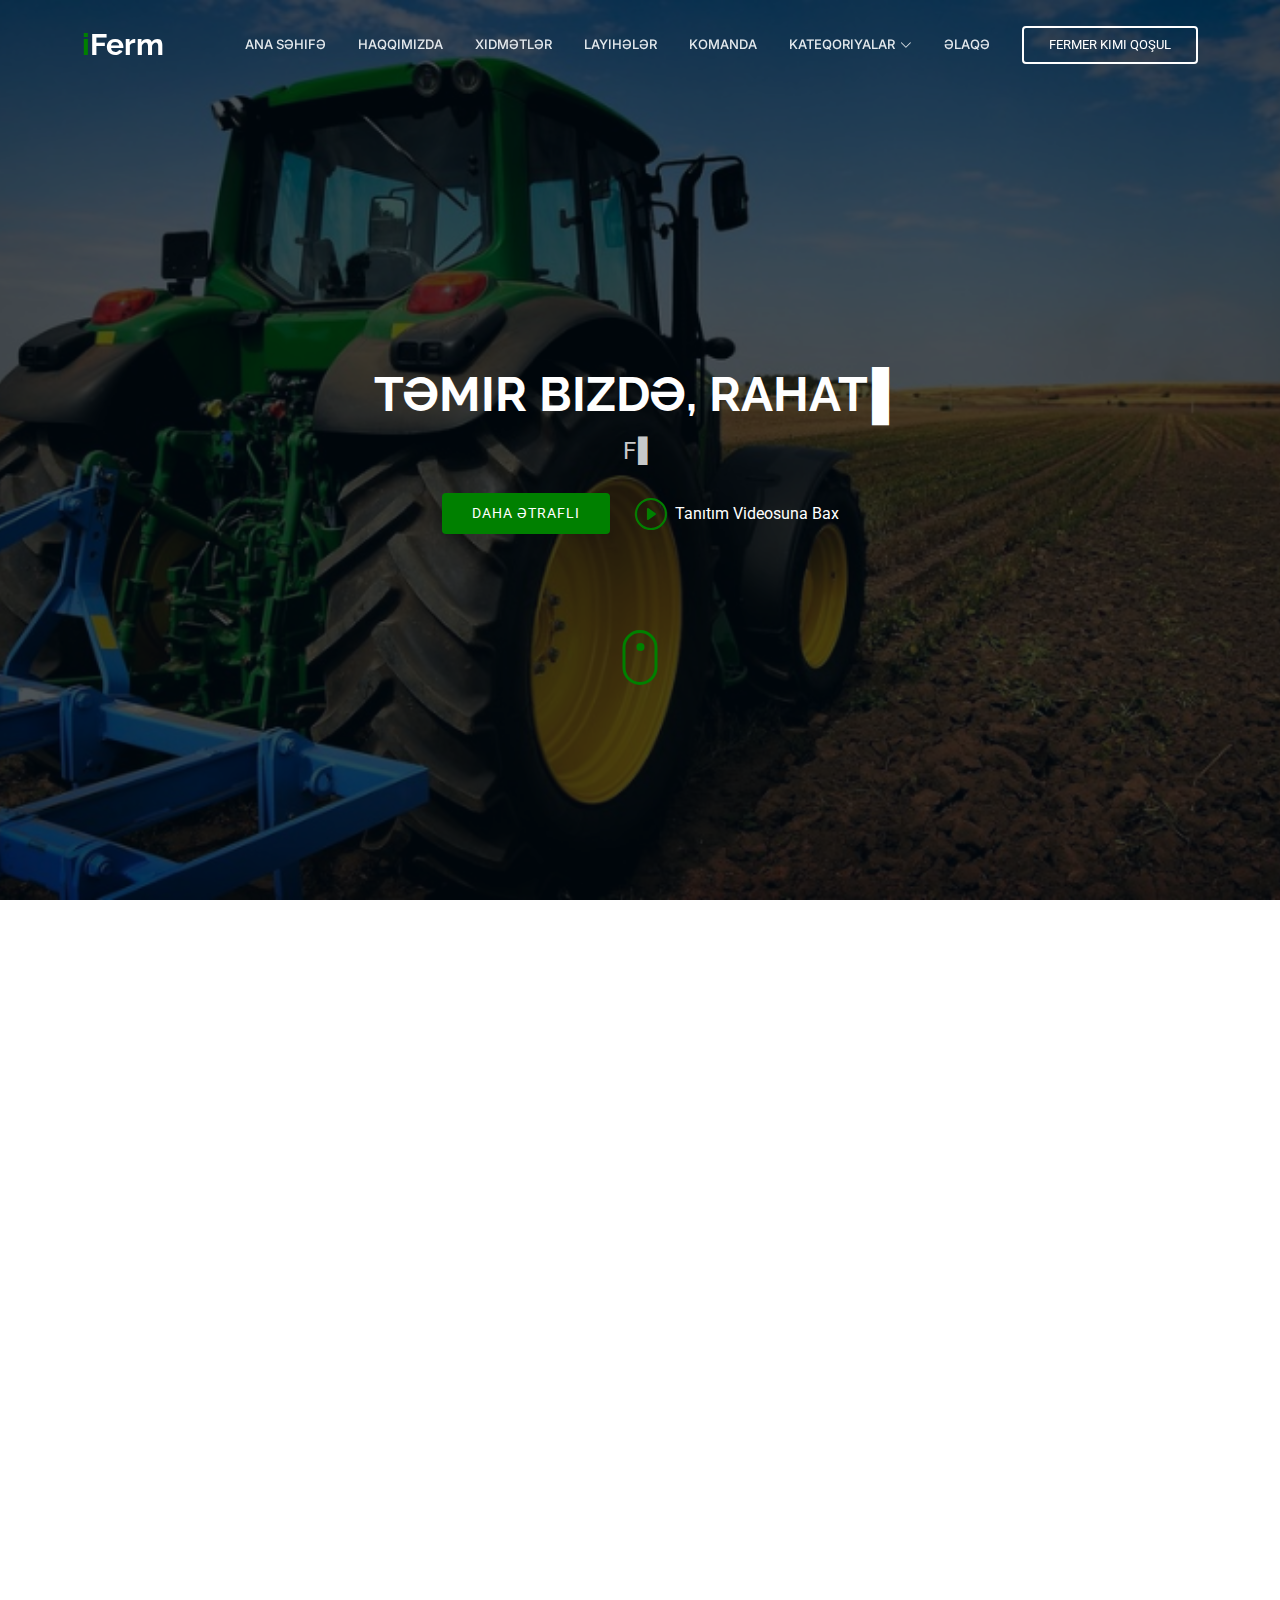
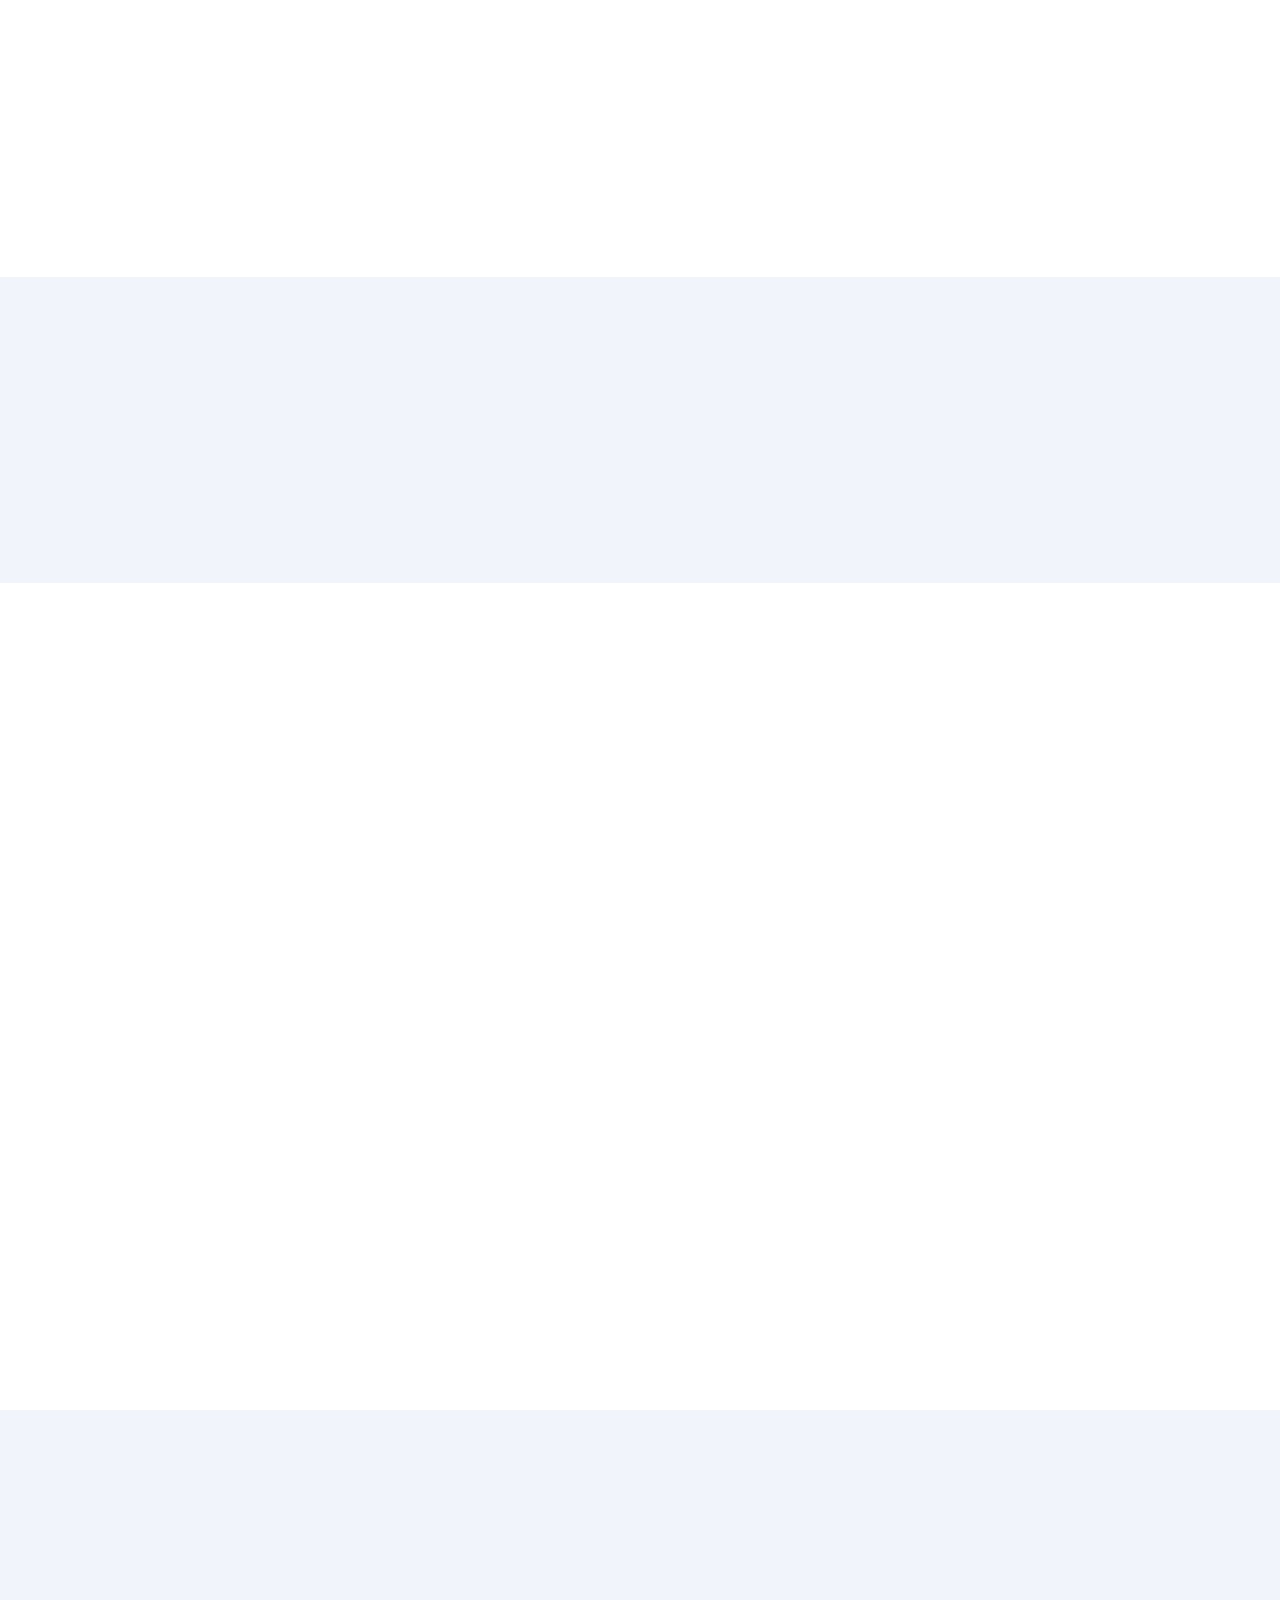
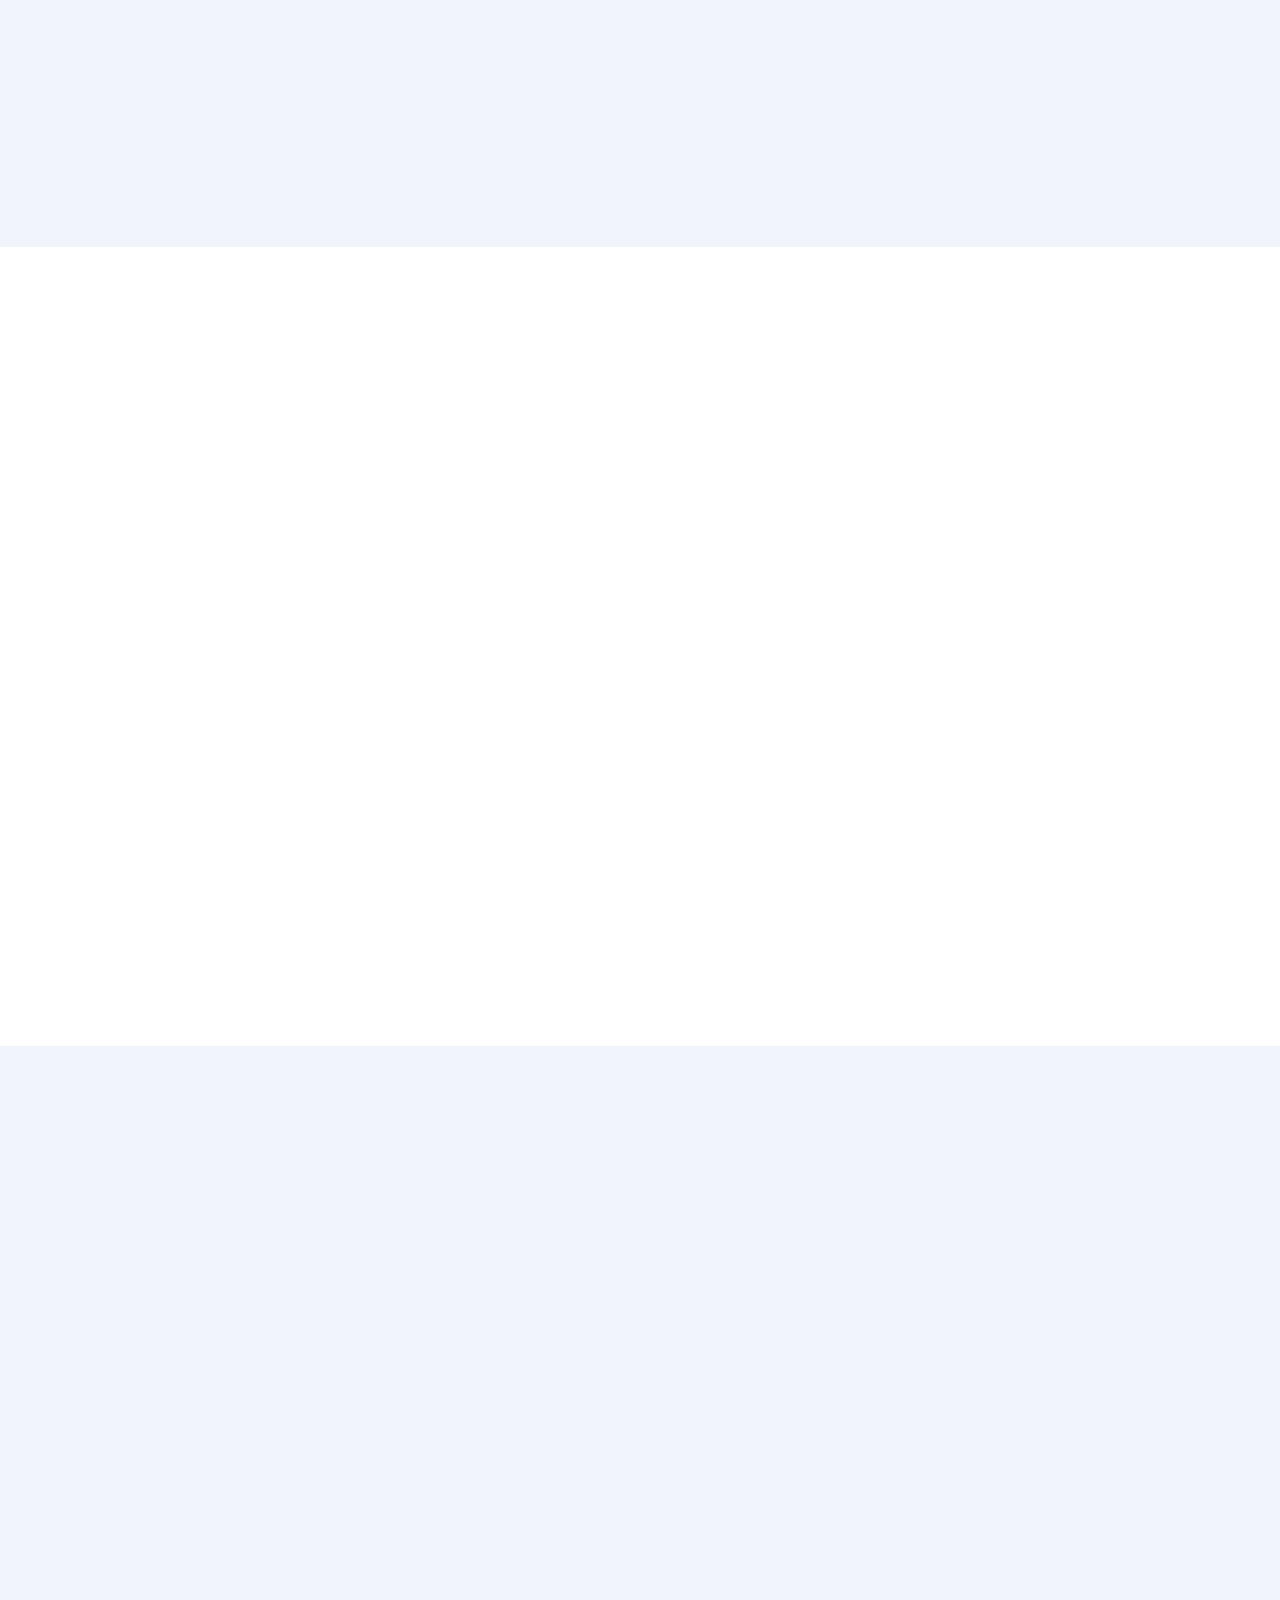
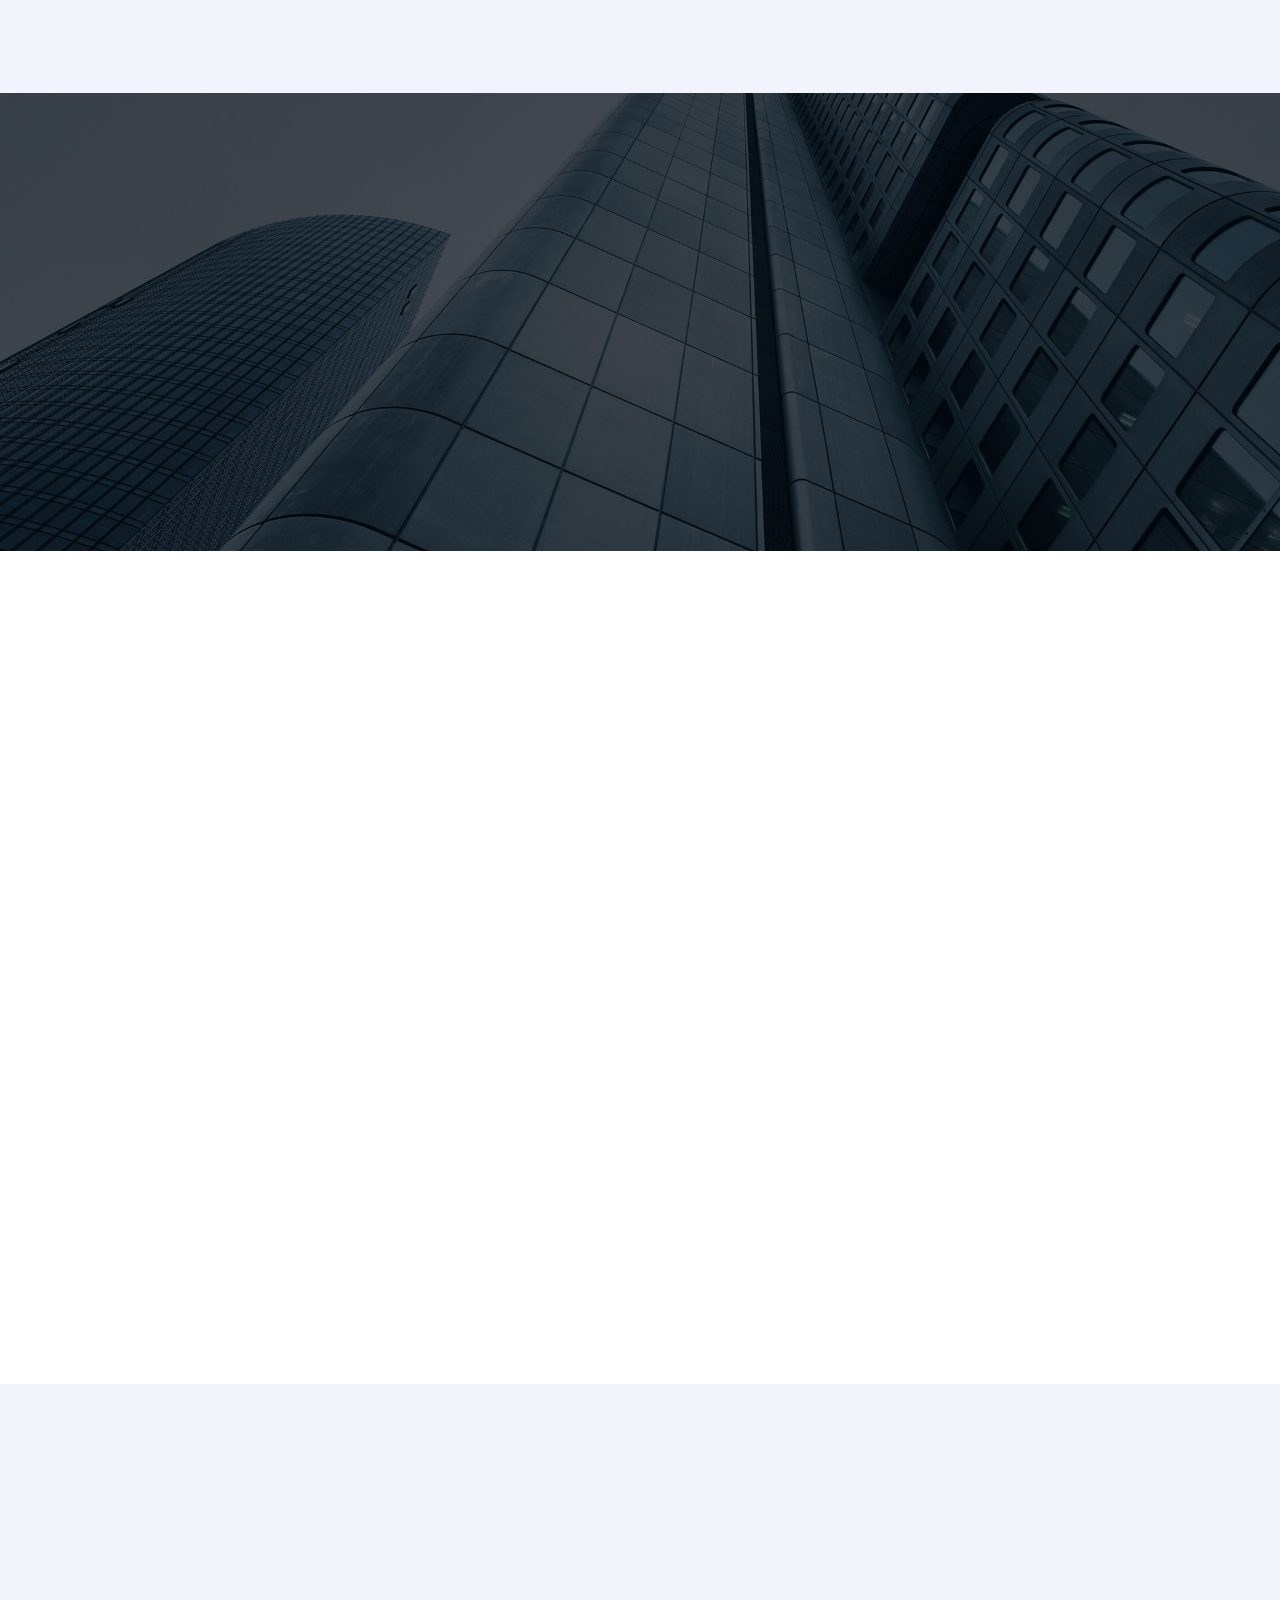
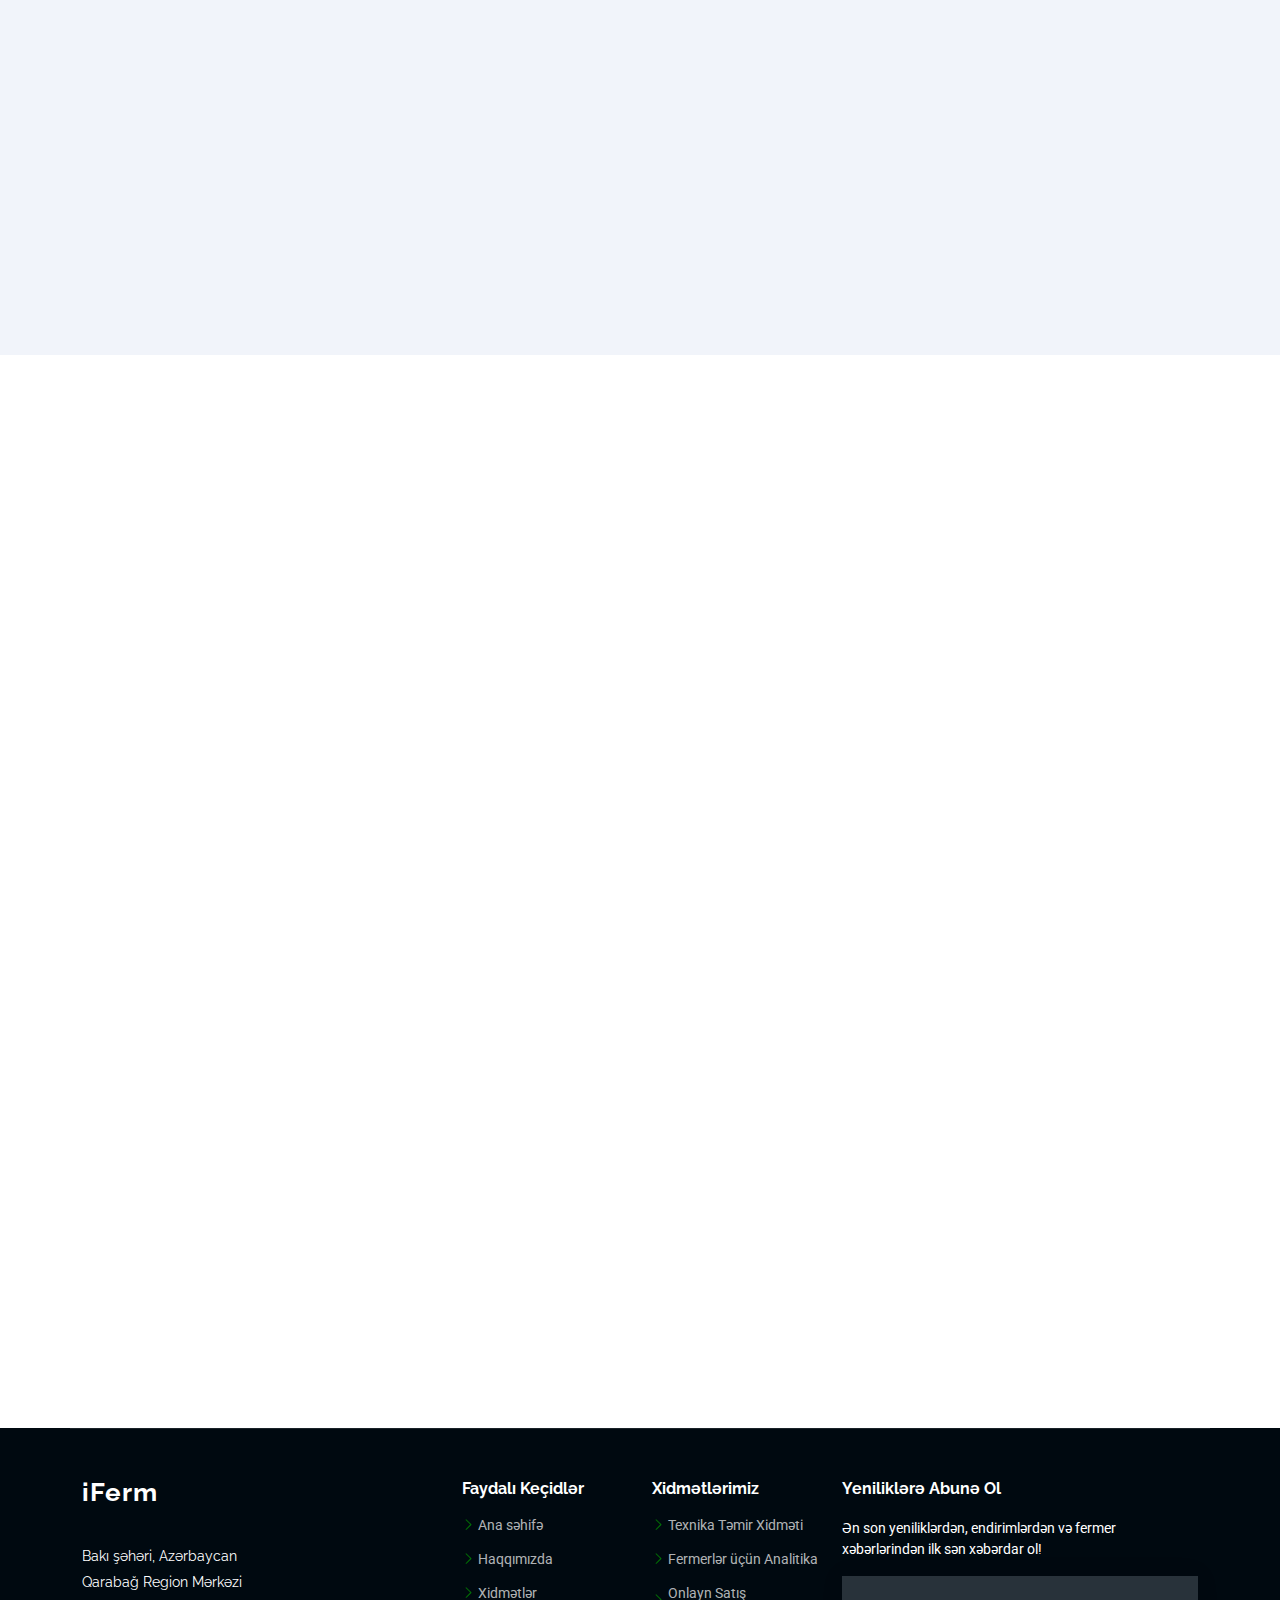
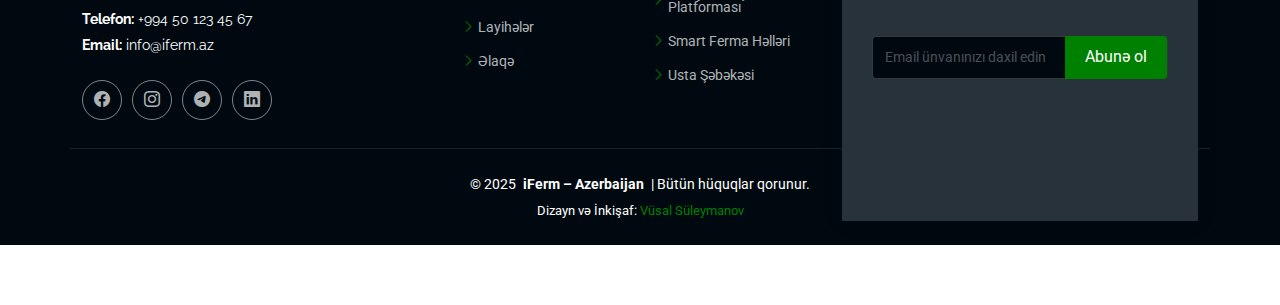
<file: index.html>
<!DOCTYPE html>
<html lang="en">

<head>
  <meta charset="utf-8">
  <meta content="width=device-width, initial-scale=1.0" name="viewport">
  <title>iFrame - Azerbaijan</title>
  <meta name="description" content="">
  <meta name="keywords" content="">

  <!-- Favicons -->
  <link href="assets/img/favicon.png" rel="icon">
  <link href="assets/img/apple-touch-icon.png" rel="apple-touch-icon">

  <!-- Fonts -->
  <link href="https://fonts.googleapis.com" rel="preconnect">
  <link href="https://fonts.gstatic.com" rel="preconnect" crossorigin>
  <link href="https://fonts.googleapis.com/css2?family=Roboto:ital,wght@0,100;0,300;0,400;0,500;0,700;0,900;1,100;1,300;1,400;1,500;1,700;1,900&family=Raleway:ital,wght@0,100;0,200;0,300;0,400;0,500;0,600;0,700;0,800;0,900;1,100;1,200;1,300;1,400;1,500;1,600;1,700;1,800;1,900&family=Inter:wght@100;200;300;400;500;600;700;800;900&display=swap" rel="stylesheet">

  <!-- Vendor CSS Files -->
  <link href="assets/vendor/bootstrap/css/bootstrap.min.css" rel="stylesheet">
  <link href="assets/vendor/bootstrap-icons/bootstrap-icons.css" rel="stylesheet">
  <link href="assets/vendor/aos/aos.css" rel="stylesheet">
  <link href="assets/vendor/glightbox/css/glightbox.min.css" rel="stylesheet">
  <link href="assets/vendor/swiper/swiper-bundle.min.css" rel="stylesheet">

  <!-- Main CSS File -->
  <link href="assets/css/main.css" rel="stylesheet">

</head>

<body class="index-page">

  <header id="header" class="header d-flex align-items-center fixed-top">
    <div class="container-fluid container-xl position-relative d-flex align-items-center">

      <a href="./index.html" class="logo d-flex align-items-center me-auto">
     
        <h1 class="sitename"><span style="color:green;">i</span><span style="color:white;">Ferm</span></h1>
      </a>
 <nav id="navmenu" class="navmenu">
  <ul>
    <li><a href="./index.html#">Ana səhifə</a></li>
    <li><a href="./index.html#about">Haqqımızda</a></li>
    <li><a href="./index.html#services">Xidmətlər</a></li>
    <li><a href="./index.html#portfolio">Layihələr</a></li>
    <li><a href="./index.html#team">Komanda</a></li>
    <li class="dropdown"><a href="./index.html#"><span>Kateqoriyalar</span> <i class="bi bi-chevron-down toggle-dropdown"></i></a>
      <ul>
        <li><a href="#">Kənd təsərrüfatı texnikası</a></li>
        <li class="dropdown"><a href="#"><span>Təmir xidmətləri</span> <i class="bi bi-chevron-down toggle-dropdown"></i></a>
          <ul>
  <li><a href="#">Traktor ustası</a></li>
  <li><a href="#">Kombayn ustası</a></li>
  <li><a href="#">Biçin texnikası ustası</a></li>
  <li><a href="#">Mühərrik ustası (dizel və benzin)</a></li>
  <li><a href="#">Generator ustası</a></li>
  <li><a href="#">Su nasosu ustası</a></li>
  <li><a href="#">Damcılı suvarma sistemi ustası</a></li>
  <li><a href="#">Elektrik mühərrik ustası</a></li>
  <li><a href="#">Mexaniki avadanlıqlar üzrə usta</a></li>
  <li><a href="#">Hidravlik sistem ustası</a></li>
  <li><a href="#">Transmissiya və sürətlər qutusu ustası</a></li>
  <li><a href="#">Elektrik montyoru</a></li>
  <li><a href="#">Elektron idarəetmə ustası</a></li>
  <li><a href="#">Sensor və avtomatika ustası</a></li>
  <li><a href="#">Alternator və starter təmiri ustası</a></li>
  <li><a href="#">Panel montaj ustası</a></li>
  <li><a href="#">Ot biçən və yığan texnika ustası</a></li>
  <li><a href="#">Toxumsəpən və gübrələyici avadanlıq ustası</a></li>
  <li><a href="#">Pambıqyığan texnika ustası</a></li>
  <li><a href="#">Kartof və tərəvəz texnikası ustası</a></li>
  <li><a href="#">Ferma avadanlıqları ustası</a></li>
  <li><a href="#">Suvarma boru sistemi ustası</a></li>
  <li><a href="#">Filtrasiya sistemi ustası</a></li>
  <li><a href="#">Yağlama və servis ustası</a></li>
  <li><a href="#">Qaynaq ustası</a></li>
  <li><a href="#">Dəmirçi ustası</a></li>
  <li><a href="#">Şin və təkər təmiri ustası</a></li>
  <li><a href="#">Boya və bərpa ustası</a></li>
  <li><a href="#">Akumulyator ustası</a></li>
  <li><a href="#">Diaqnostika ustası</a></li>
</ul>
        </li>
        <li><a target="_blank" href="https://www.agro.gov.az/az/news">Xəbərlər</a></li>
              <li><a target="_blank" href="https://weather.day.az/az/">Hava Prognozu</a></li>
        <li><a href="https://agrotam.az/">Ehtiyat hissələri</a></li>
        <li><a href="#">Fermerlər üçün təlimlər</a></li>
        <li><a href="./login-register/register.html">Usta qeydiyyatı</a></li>
      </ul>
    </li>
    <li><a href="#contact">Əlaqə</a></li>
  </ul>
  <i class="mobile-nav-toggle d-xl-none bi bi-list"></i>
</nav>


     <a class="cta-btn" target="_blank" href="./login-register/index.html">Fermer kimi qoşul</a>

    </div>
  </header>

  <main class="main">

<!-- Hero Bölməsi -->
<section id="hero" class="hero section dark-background">

  <img src="assets/img/hero-bg.jpg" alt="iFerm kənd təsərrüfatı fonu" data-aos="fade-in">

  <div class="container d-flex flex-column align-items-center">
    <h2 class="typewrite" data-speed="35" data-start-delay="200" data-aos="fade-up" data-aos-delay="100">
  Təmir bizdə, rahatlıq sizdə.
</h2>
<p class="typewrite" data-speed="22" data-start-delay="800" data-aos="fade-up" data-aos-delay="200">
  Fermerləri, ustaları və kənd təsərrüfatı texnologiyalarını bir araya gətirən innovativ platforma – <strong>iFerm.</strong>
</p>

    <div class="d-flex mt-4" data-aos="fade-up" data-aos-delay="300">
      <a href="#about" class="btn-get-started">Daha ətraflı</a>
      <a href="https://www.youtube.com/watch?v=g3ov1msiDP0&list=PLW8m9XXVCzO9aQrj2MV6ojOLXZM_t-KTu" target="_blank" class="glightbox btn-watch-video d-flex align-items-center">
        <i class="bi bi-play-circle"></i><span>Tanıtım Videosuna Bax</span>
      </a>
    </div>
  </div>
  <span class="scroll-btn">
	<a href="#">
		<span class="mouse">
			<span>
			</span>
		</span>
	</a>

</span>

</section>
<!-- /Hero Bölməsi -->


    <!-- About Section -->
   <section id="about" class="about section">

  <div class="container">

    <div class="row gy-4">
      <!-- Sol tərəf: şəkil və başlıq -->
      <div class="col-lg-6" data-aos="fade-up" data-aos-delay="100">
        <h3>Fermerləri texnologiya ilə birləşdirən güc – iFerm</h3>
        <img src="assets/img/about.jpg" class="img-fluid rounded-4 mb-4" alt="iFerm haqqında">
        <p>
          iFerm – Azerbaijan, kənd təsərrüfatı texnikalarının təmiri və texniki xidmətini rəqəmsal platforma üzərindən həyata keçirən
          innovativ layihədir. Bizim məqsədimiz — fermerləri etibarlı ustalarla bir araya gətirərək, texniki problemləri minimuma endirmək və məhsuldarlığı artırmaqdır.
        </p>
        <p>
          Layihə həmçinin Qarabağ bölgəsindən başlayaraq, bütün Azərbaycanın kənd təsərrüfatını texnologiya ilə gücləndirməyi və
          dayanıqlı inkişaf modelini yaratmağı hədəfləyir.
        </p>
      </div>

      <!-- Sağ tərəf: əsas məzmun -->
      <div class="col-lg-6" data-aos="fade-up" data-aos-delay="250">
        <div class="content ps-0 ps-lg-5">
          <p class="fst-italic">
            Fermerin zəhməti, ustanın peşəkarlığı və texnologiyanın gücü — hamısı iFerm platformasında birləşir.
          </p>
          <ul>
            <li><i class="bi bi-check-circle-fill"></i> <span>Peşəkar ustalar tərəfindən texnika təmiri və xidmət.</span></li>
            <li><i class="bi bi-check-circle-fill"></i> <span>Fermerlər üçün asan, sürətli və ədalətli qiymətlərlə xidmət.</span></li>
            <li><i class="bi bi-check-circle-fill"></i> <span>Qarabağdan başlayan innovasiya ilə bütün regionlara yayılmaq.</span></li>
          </ul>
          <p>
            iFerm sadəcə bir platforma deyil — kənd təsərrüfatında rəqəmsal inqilabın başlanğıcıdır.
            Hər ustanın əməyini, hər fermerin zəhmətini dəyərləndirən bir ekosistem yaradırıq.
          </p>

          <div class="position-relative mt-4">
            <img src="assets/img/about-2.jpg" class="img-fluid rounded-4" alt="iFerm video təqdimat">
            <a href="https://www.youtube.com/watch?v=g3ov1msiDP0&list=PLW8m9XXVCzO9aQrj2MV6ojOLXZM_t-KTu" class="glightbox pulsating-play-btn"></a>
          </div>
        </div>
      </div>
    </div>

  </div>

</section><!-- /Haqqımızda Bölməsi -->


   <!-- Statistikalar Bölməsi -->
<section id="stats" class="stats section light-background">

  <div class="container" data-aos="fade-up" data-aos-delay="100">

    <div class="row gy-4">

      <!-- Fermerlər -->
      <div class="col-lg-3 col-md-6">
        <div class="stats-item d-flex align-items-center w-100 h-100">
          <i class="bi bi-person-hearts color-green flex-shrink-0"></i>
          <div>
            <span data-purecounter-start="0" data-purecounter-end="1240" data-purecounter-duration="2" class="purecounter"></span>
            <p>Qoşulan Fermerlər</p>
          </div>
        </div>
      </div><!-- End Stats Item -->

      <!-- Ustalar -->
      <div class="col-lg-3 col-md-6">
        <div class="stats-item d-flex align-items-center w-100 h-100">
          <i class="bi bi-tools color-orange flex-shrink-0"></i>
          <div>
            <span data-purecounter-start="0" data-purecounter-end="365" data-purecounter-duration="2" class="purecounter"></span>
            <p>Fəaliyyətdə olan Ustalar</p>
          </div>
        </div>
      </div><!-- End Stats Item -->

      <!-- Təmir və xidmətlər -->
      <div class="col-lg-3 col-md-6">
        <div class="stats-item d-flex align-items-center w-100 h-100">
          <i class="bi bi-gear-fill color-blue flex-shrink-0"></i>
          <div>
            <span data-purecounter-start="0" data-purecounter-end="1780" data-purecounter-duration="2" class="purecounter"></span>
            <p>Uğurla Tamamlanan Təmirlər</p>
          </div>
        </div>
      </div><!-- End Stats Item -->

      <!-- Qarabağda fəaliyyət -->
      <div class="col-lg-3 col-md-6">
        <div class="stats-item d-flex align-items-center w-100 h-100">
          <i class="bi bi-globe-americas color-pink flex-shrink-0"></i>
          <div>
            <span data-purecounter-start="0" data-purecounter-end="12" data-purecounter-duration="2" class="purecounter"></span>
            <p>Fəaliyyət Göstərilən Regionlar</p>
          </div>
        </div>
      </div><!-- End Stats Item -->

    </div>

  </div>

</section>
<!-- /Statistikalar Bölməsi -->


   <!-- Xidmətlər Bölməsi -->
<section id="services" class="services section">

  <!-- Bölmə Başlığı -->
  <div class="container section-title" data-aos="fade-up">
    <h2>Xidmətlər</h2>
    <p>Fermerlər və ustalar üçün təqdim etdiyimiz əsas xidmətlər</p>
  </div>
  <!-- /Bölmə Başlığı -->

  <div class="container" data-aos="fade-up" data-aos-delay="100">

    <div class="row gy-5">

      <!-- Xidmət 1 -->
      <div class="col-xl-4 col-md-6" data-aos="zoom-in" data-aos-delay="200">
        <div class="service-item">
          <div class="img">
            <img src="assets/img/services-1.jpg" class="img-fluid" alt="Texnika təmiri">
          </div>
          <div class="details position-relative">
            <div class="icon">
              <i class="bi bi-gear-fill"></i>
            </div>
            <a href="service-details.html" class="stretched-link">
              <h3>Texnika Təmiri və Servis</h3>
            </a>
            <p>
              Traktor, kombayn, su nasosları və digər kənd təsərrüfatı texnikalarının
              peşəkar ustalar tərəfindən təmiri və texniki baxımı.
            </p>
          </div>
        </div>
      </div>
      <!-- /Xidmət 1 -->

      <!-- Xidmət 2 -->
      <div class="col-xl-4 col-md-6" data-aos="zoom-in" data-aos-delay="300">
        <div class="service-item">
          <div class="img">
            <img src="assets/img/services-2.jpg" class="img-fluid" alt="Rəqəmsal bazar analizi">
          </div>
          <div class="details position-relative">
            <div class="icon">
              <i class="bi bi-bar-chart-line-fill"></i>
            </div>
            <a href="service-details.html" class="stretched-link">
              <h3>Rəqəmsal Bazar Analizi</h3>
            </a>
            <p>
              Kənd təsərrüfatı məhsulları və texnikalar üçün qiymət, tələbat və bazar dinamikasının
              real vaxtda izlənməsi və təhlili.
            </p>
          </div>
        </div>
      </div>
      <!-- /Xidmət 2 -->

      <!-- Xidmət 3 -->
      <div class="col-xl-4 col-md-6" data-aos="zoom-in" data-aos-delay="400">
        <div class="service-item">
          <div class="img">
            <img src="assets/img/services-3.jpg" class="img-fluid" alt="Ağıllı kənd təsərrüfatı">
          </div>
          <div class="details position-relative">
            <div class="icon">
              <i class="bi bi-cpu-fill"></i>
            </div>
            <a href="service-details.html" class="stretched-link">
              <h3>Ağıllı Ferma Sistemləri</h3>
            </a>
            <p>
              Sensorlar, dronlar və süni intellekt texnologiyaları vasitəsilə torpaq və məhsul izləmə,
              suvarma və gübrələmə proseslərinin avtomatlaşdırılması.
            </p>
          </div>
        </div>
      </div>
      <!-- /Xidmət 3 -->

    </div>

  </div>

</section>
<!-- /Xidmətlər Bölməsi -->


<!-- Tərəfdaşlar Bölməsi -->
<section id="clients" class="clients section light-background">
  <div class="container" data-aos="fade-up">

    <!-- Başlıq -->
    <div class="section-title mb-4 text-center">
      <h2>Tərəfdaşlar və Dəstəkçilər</h2>
      <p>iFerm layihəsinin inkişafına dəstək verən qurumlar</p>
    </div>
    <!-- /Başlıq -->

    <!-- Sonsuz Slider -->
    <div class="logo-slider">
      <div class="logo-track">
        <div class="slide"><img src="assets/img/clients/client-1.png" alt="Kənd Təsərrüfatı Nazirliyi"></div>
        <div class="slide"><img src="assets/img/clients/client-2.png" alt="Aqrar İnkişaf Agentliyi"></div>
        <div class="slide"><img src="assets/img/clients/client-3.png" alt="Qarabağ Fermerlər Birliyi"></div>
        <div class="slide"><img src="assets/img/clients/client-4.png" alt="Azərbaycan İnnovasiyalar Mərkəzi"></div>
        <div class="slide"><img src="assets/img/clients/client-5.png" alt="Rəqəmsal İnkişaf və Nəqliyyat Nazirliyi"></div>
        <div class="slide"><img src="assets/img/clients/client-6.png" alt="iFerm Texnologiya Partnyoru"></div>

        <!-- Təkrarlanan hissə (sonsuzluq effekti üçün) -->
        <div class="slide"><img src="assets/img/clients/client-1.png" alt=""></div>
        <div class="slide"><img src="assets/img/clients/client-2.png" alt=""></div>
        <div class="slide"><img src="assets/img/clients/client-3.png" alt=""></div>
        <div class="slide"><img src="assets/img/clients/client-4.png" alt=""></div>
        <div class="slide"><img src="assets/img/clients/client-5.png" alt=""></div>
        <div class="slide"><img src="assets/img/clients/client-6.png" alt=""></div>
      </div>
    </div>
    <!-- /Sonsuz Slider -->

  </div>
</section>
<!-- /Tərəfdaşlar Bölməsi -->



<!-- Xüsusiyyətlər Bölməsi -->
<section id="features" class="features section">
  <div class="container">
    <ul class="nav nav-tabs row d-flex" data-aos="fade-up" data-aos-delay="100">
      <li class="nav-item col-3">
        <a class="nav-link active show" data-bs-toggle="tab" data-bs-target="#features-tab-1">
          <i class="bi bi-gear"></i>
          <h4 class="d-none d-lg-block">Ağıllı Təmir Sistemi</h4>
        </a>
      </li>
      <li class="nav-item col-3">
        <a class="nav-link" data-bs-toggle="tab" data-bs-target="#features-tab-2">
          <i class="bi bi-bar-chart"></i>
          <h4 class="d-none d-lg-block">Bazar Analitikası</h4>
        </a>
      </li>
      <li class="nav-item col-3">
        <a class="nav-link" data-bs-toggle="tab" data-bs-target="#features-tab-3">
          <i class="bi bi-cpu"></i>
          <h4 class="d-none d-lg-block">Süni İntellektlə Təkliflər</h4>
        </a>
      </li>
      <li class="nav-item col-3">
        <a class="nav-link" data-bs-toggle="tab" data-bs-target="#features-tab-4">
          <i class="bi bi-globe2"></i>
          <h4 class="d-none d-lg-block">Qlobal Əlaqə Şəbəkəsi</h4>
        </a>
      </li>
    </ul>

    <div class="tab-content" data-aos="fade-up" data-aos-delay="200">

      <!-- 1 -->
      <div class="tab-pane fade active show" id="features-tab-1">
        <div class="row">
          <div class="col-lg-6 mt-3">
            <h3>Fermer və usta əlaqəsini rəqəmsal formada qururuq</h3>
            <p>iFerm texnikanın təmirinə dair müraciətləri analiz edir və ən yaxın peşəkar ustanı avtomatik təyin edir.</p>
            <ul>
              <li><i class="bi bi-check2-all"></i> Real vaxtda təmir sorğularının idarə olunması.</li>
              <li><i class="bi bi-check2-all"></i> Fermerlə usta arasında birbaşa əlaqə.</li>
              <li><i class="bi bi-check2-all"></i> Təmir tarixçəsinin saxlanılması.</li>
            </ul>
          </div>
          <div class="col-lg-6 text-center">
            <img src="assets/img/working-1.jpg" alt="Texnika təmiri" class="img-fluid rounded-4">
          </div>
        </div>
      </div>

      <!-- 2 -->
      <div class="tab-pane fade" id="features-tab-2">
        <div class="row">
          <div class="col-lg-6 mt-3">
            <h3>Bazar və məhsul qiymətləri haqqında analitik məlumatlar</h3>
            <p>Platforma kənd təsərrüfatı məhsullarının qiymətlərini və tələb səviyyəsini analiz edərək fermerlərə məlumat verir.</p>
            <ul>
              <li><i class="bi bi-check2-all"></i> Real vaxtda bazar monitorinqi.</li>
              <li><i class="bi bi-check2-all"></i> Qiymət dəyişikliklərinin avtomatik xəbərdarlığı.</li>
              <li><i class="bi bi-check2-all"></i> Regional və beynəlxalq trendlərin təhlili.</li>
            </ul>
          </div>
          <div class="col-lg-6 text-center">
            <img src="assets/img/working-2.jpg" alt="Bazar analizi" class="img-fluid rounded-4">
          </div>
        </div>
      </div>

      <!-- 3 -->
      <div class="tab-pane fade" id="features-tab-3">
        <div class="row">
          <div class="col-lg-6 mt-3">
            <h3>Süni intellektlə təmir və xidmət tövsiyələri</h3>
            <p>AI əsaslı sistemlər texnika növünü, istifadə müddətini və vəziyyətini analiz edərək optimal xidmət təklif edir.</p>
          </div>
          <div class="col-lg-6 text-center">
            <img src="assets/img/working-3.jpg" alt="AI xidmətləri" class="img-fluid rounded-4">
          </div>
        </div>
      </div>

      <!-- 4 -->
      <div class="tab-pane fade" id="features-tab-4">
        <div class="row">
          <div class="col-lg-6 mt-3">
            <h3>Qarabağdan dünyaya açılan rəqəmsal kənd təsərrüfatı modeli</h3>
            <p>iFerm beynəlxalq bazarlara çıxışı asanlaşdırır və “Made in Azerbaijan” brendini gücləndirir.</p>
          </div>
          <div class="col-lg-6 text-center">
            <img src="assets/img/working-4.jpg" alt="Qlobal əlaqə" class="img-fluid rounded-4">
          </div>
        </div>
      </div>

    </div>
  </div>
</section>


   <section id="services-2" class="services-2 section light-background">
  <div class="container section-title" data-aos="fade-up">
    <h2>Əlavə Xidmətlər</h2>
    <p>Fermerlər üçün texnologiyanın bütün imkanlarını təqdim edirik</p>
  </div>

  <div class="container">
    <div class="row gy-4">
      <div class="col-md-6" data-aos="fade-up">
        <div class="service-item d-flex h-100">
          <i class="bi bi-wifi icon flex-shrink-0"></i>
          <div>
            <h4>Onlayn Usta Çağırışı</h4>
            <p>Bir kliklə ən yaxın ustaya sorğu göndər və texnikanı təmir etdir.</p>
          </div>
        </div>
      </div>
      <div class="col-md-6" data-aos="fade-up" data-aos-delay="100">
        <div class="service-item d-flex h-100">
          <i class="bi bi-shield-check icon flex-shrink-0"></i>
          <div>
            <h4>Zəmanətli Servis</h4>
            <p>Bütün təmir və xidmətlərə keyfiyyət zəmanəti təqdim olunur.</p>
          </div>
        </div>
      </div>
      <div class="col-md-6" data-aos="fade-up" data-aos-delay="200">
        <div class="service-item d-flex h-100">
          <i class="bi bi-cash-coin icon flex-shrink-0"></i>
          <div>
            <h4>Ədalətli Qiymət Sistemi</h4>
            <p>Fermerlər və ustalar üçün şəffaf və rəqabətli qiymət mexanizmi.</p>
          </div>
        </div>
      </div>
      <div class="col-md-6" data-aos="fade-up" data-aos-delay="300">
        <div class="service-item d-flex h-100">
          <i class="bi bi-mortarboard icon flex-shrink-0"></i>
          <div>
            <h4>Fermer Təlimləri</h4>
            <p>Yeni texnologiyalardan düzgün istifadə üçün onlayn təlimlər.</p>
          </div>
        </div>
      </div>
    </div>
  </div>
</section>


  <!-- Rəylər Bölməsi -->
<section id="testimonials" class="testimonials section dark-background">

  <img src="assets/img/testimonials-bg.jpg" class="testimonials-bg" alt="Fermer rəyləri fonu">

  <div class="container" data-aos="fade-up" data-aos-delay="100">

    <div class="swiper init-swiper">
      <script type="application/json" class="swiper-config">
        {
          "loop": true,
          "speed": 600,
          "autoplay": { "delay": 5000 },
          "slidesPerView": "auto",
          "pagination": { "el": ".swiper-pagination", "type": "bullets", "clickable": true }
        }
      </script>

      <div class="swiper-wrapper">

        <!-- Rəy 1 -->
        <div class="swiper-slide">
          <div class="testimonial-item">
            <img src="assets/img/testimonials/testimonials-1.jpg" class="testimonial-img" alt="Fermer">
            <h3>Ramil Məmmədov</h3>
            <h4>Fermer – Bərdə</h4>
            <div class="stars">
              <i class="bi bi-star-fill"></i><i class="bi bi-star-fill"></i>
              <i class="bi bi-star-fill"></i><i class="bi bi-star-fill"></i>
              <i class="bi bi-star-fill"></i>
            </div>
            <p>
              <i class="bi bi-quote quote-icon-left"></i>
              <span>Traktorum sıradan çıxmışdı, iFerm vasitəsilə 30 dəqiqəyə usta tapdım. 
              Xidmət çox sürətli və münasib qiymətə oldu!</span>
              <i class="bi bi-quote quote-icon-right"></i>
            </p>
          </div>
        </div><!-- End testimonial item -->

        <!-- Rəy 2 -->
        <div class="swiper-slide">
          <div class="testimonial-item">
            <img src="assets/img/testimonials/testimonials-2.jpg" class="testimonial-img" alt="Fermer">
            <h3>Gülnarə Abbasova</h3>
            <h4>Fermer – Quba</h4>
            <div class="stars">
              <i class="bi bi-star-fill"></i><i class="bi bi-star-fill"></i>
              <i class="bi bi-star-fill"></i><i class="bi bi-star-fill"></i>
              <i class="bi bi-star"></i>
            </div>
            <p>
              <i class="bi bi-quote quote-icon-left"></i>
              <span>Əvvəl texnika təmiri üçün günlərlə ustaya zəng edirdim. 
              İndi iFerm sayəsində hər şey bir kliklə həll olunur!</span>
              <i class="bi bi-quote quote-icon-right"></i>
            </p>
          </div>
        </div><!-- End testimonial item -->

        <!-- Rəy 3 -->
        <div class="swiper-slide">
          <div class="testimonial-item">
            <img src="assets/img/testimonials/testimonials-3.jpg" class="testimonial-img" alt="Fermer">
            <h3>Elvina Quliyeva</h3>
            <h4>Texnika Ustası – Ağcabədi</h4>
            <div class="stars">
              <i class="bi bi-star-fill"></i><i class="bi bi-star-fill"></i>
              <i class="bi bi-star-fill"></i><i class="bi bi-star-fill"></i>
              <i class="bi bi-star-fill"></i>
            </div>
            <p>
              <i class="bi bi-quote quote-icon-left"></i>
              <span>iFerm ustalar üçün də çox faydalıdır. Gündəlik sifarişlər gəlir, 
              müştərilərlə birbaşa əlaqə qurmaq rahatdır.</span>
              <i class="bi bi-quote quote-icon-right"></i>
            </p>
          </div>
        </div><!-- End testimonial item -->

        <!-- Rəy 4 -->
        <div class="swiper-slide">
          <div class="testimonial-item">
            <img src="assets/img/testimonials/testimonials-4.jpg" class="testimonial-img" alt="Fermer">
            <h3>Nadir Əliyev</h3>
            <h4>Fermer – Füzuli</h4>
            <div class="stars">
              <i class="bi bi-star-fill"></i><i class="bi bi-star-fill"></i>
              <i class="bi bi-star-fill"></i><i class="bi bi-star-fill"></i>
              <i class="bi bi-star-half"></i>
            </div>
            <p>
              <i class="bi bi-quote quote-icon-left"></i>
              <span>Fermer kimi texnologiyanın bu qədər kömək edəcəyini düşünməzdim. 
              iFerm kənd təsərrüfatını yeni səviyyəyə qaldırır.</span>
              <i class="bi bi-quote quote-icon-right"></i>
            </p>
          </div>
        </div><!-- End testimonial item -->

      </div>

      <div class="swiper-pagination"></div>
    </div>

  </div>

</section>
<!-- /Rəylər Bölməsi -->

   <!-- Layihələr Bölməsi -->
<section id="portfolio" class="portfolio section">

  <div class="container section-title" data-aos="fade-up">
    <h2>Layihələrimiz</h2>
    <p>iFerm – Azərbaycan kənd təsərrüfatında innovasiyaları ilə fərqlənir</p>
  </div>

  <div class="container">

    <div class="isotope-layout" data-default-filter="*" data-layout="masonry" data-sort="original-order">

      <!-- Filtrlər -->
      <ul class="portfolio-filters isotope-filters" data-aos="fade-up" data-aos-delay="100">
        <li data-filter="*" class="filter-active">Hamısı</li>
        <li data-filter=".filter-app">Mobil Tətbiq</li>
        <li data-filter=".filter-product">Ağıllı Texnika</li>
        <li data-filter=".filter-branding">Brend və Marketinq</li>
        <li data-filter=".filter-books">Təlim və Məlumat</li>
      </ul>

      <div class="row gy-4 isotope-container" data-aos="fade-up" data-aos-delay="200">

        <!-- Portfolio Item 1 -->
        <div class="col-lg-4 col-md-6 portfolio-item isotope-item filter-app">
          <div class="portfolio-content h-100">
            <img src="assets/img/portfolio/app-1.jpg" class="img-fluid" alt="iFerm tətbiqi">
            <div class="portfolio-info">
              <h4>iFerm Mobil Tətbiqi</h4>
              <p>Fermerlər üçün satış, təmir və əlaqə platforması</p>
              <a href="assets/img/portfolio/app-1.jpg" data-gallery="portfolio-gallery-app" class="glightbox preview-link"><i class="bi bi-zoom-in"></i></a>
              <a href="portfolio-details.html" class="details-link"><i class="bi bi-link-45deg"></i></a>
            </div>
          </div>
        </div>

        <!-- Portfolio Item 2 -->
        <div class="col-lg-4 col-md-6 portfolio-item isotope-item filter-product">
          <div class="portfolio-content h-100">
            <img src="assets/img/portfolio/product-1.jpg" class="img-fluid" alt="Texnika">
            <div class="portfolio-info">
              <h4>Ağıllı Texnika Monitorinqi</h4>
              <p>Sensorlu sistemlərlə traktor və suvarma idarəçiliyi</p>
              <a href="assets/img/portfolio/product-1.jpg" data-gallery="portfolio-gallery-product" class="glightbox preview-link"><i class="bi bi-zoom-in"></i></a>
              <a href="portfolio-details.html" class="details-link"><i class="bi bi-link-45deg"></i></a>
            </div>
          </div>
        </div>

        <!-- Portfolio Item 3 -->
        <div class="col-lg-4 col-md-6 portfolio-item isotope-item filter-branding">
          <div class="portfolio-content h-100">
            <img src="assets/img/portfolio/branding-1.jpg" class="img-fluid" alt="Brend">
            <div class="portfolio-info">
              <h4>“Made in Azerbaijan” Brendləşməsi</h4>
              <p>Azərbaycan məhsullarının beynəlxalq bazarlara çıxışı</p>
              <a href="assets/img/portfolio/branding-1.jpg" data-gallery="portfolio-gallery-branding" class="glightbox preview-link"><i class="bi bi-zoom-in"></i></a>
              <a href="portfolio-details.html" class="details-link"><i class="bi bi-link-45deg"></i></a>
            </div>
          </div>
        </div>

        <!-- Portfolio Item 4 -->
        <div class="col-lg-4 col-md-6 portfolio-item isotope-item filter-books">
          <div class="portfolio-content h-100">
            <img src="assets/img/portfolio/books-1.jpg" class="img-fluid" alt="Təlim">
            <div class="portfolio-info">
              <h4>Fermer Təlim Mərkəzi</h4>
              <p>Texnologiya və aqrotexnika üzrə maarifləndirici proqramlar</p>
              <a href="assets/img/portfolio/books-1.jpg" data-gallery="portfolio-gallery-book" class="glightbox preview-link"><i class="bi bi-zoom-in"></i></a>
              <a href="portfolio-details.html" class="details-link"><i class="bi bi-link-45deg"></i></a>
            </div>
          </div>
        </div>

      </div>

    </div>

  </div>

</section>
<!-- /Layihələr Bölməsi -->


  <!-- Komanda Bölməsi -->
<section id="team" class="team section light-background">

  <div class="container section-title" data-aos="fade-up">
    <h2>Komandamız</h2>
    <p>iFerm – komandası</p>
  </div>

  <div class="container">
    <div class="team-row">

      <!-- 1) Təsisçi -->
      <div class="member focus-top" data-aos="fade-up" data-aos-delay="100">
        <div class="pic">
          <img src="assets/img/team/team-1.jpg" alt="Vüsal Süleymanov — Təsisçi və Layihə Rəhbəri">
        </div>
        <div class="member-info">
          <h4>Vüsal Süleymanov</h4>
          <span>Təsisçi & Layihə Rəhbəri</span>
          <div class="social">
            <a href="#"><i class="bi bi-facebook"></i></a>
            <a href="#"><i class="bi bi-instagram"></i></a>
            <a href="#"><i class="bi bi-linkedin"></i></a>
          </div>
        </div>
      </div>

      <!-- 2) Baş Data Analitiki -->
      <div class="member" data-aos="fade-up" data-aos-delay="150">
        <div class="pic">
          <img src="assets/img/team/team-2.jpg" alt="Rəşid Məmmədov — Baş Data Analitiki">
        </div>
        <div class="member-info">
          <h4>Nizami İsmayılzadə</h4>
          <span>Texniki və Media Dəstəyi</span>
          <div class="social">
            <a href="#"><i class="bi bi-facebook"></i></a>
            <a href="#"><i class="bi bi-instagram"></i></a>
            <a href="#"><i class="bi bi-linkedin"></i></a>
          </div>
        </div>
      </div>

      <!-- 3) UI/UX Dizayner -->
      <div class="member" data-aos="fade-up" data-aos-delay="200">
        <div class="pic">
          <img src="assets/img/team/team-3.jpg" alt="Zeynəb Əliyeva — UI/UX Dizayner">
        </div>
        <div class="member-info">
          <h4>Hüseyn Hüseynli</h4>
          <span>Marketing Manager</span>
          <div class="social">
           <a href="#"><i class="bi bi-facebook"></i></a>
            <a href="#"><i class="bi bi-instagram"></i></a>
            <a href="#"><i class="bi bi-linkedin"></i></a>
          </div>
        </div>
      </div>

      <!-- 4) Dizayner -->
      <div class="member" data-aos="fade-up" data-aos-delay="250">
        <div class="pic">
          <img src="assets/img/team/team-4.jpg" alt="Zəhra Əliyeva — Dizayner">
        </div>
        <div class="member-info">
          <h4>Mühiddin Həmidov</h4>
          <span>Slide Maker</span>
          <div class="social">
            <a href="#"><i class="bi bi-facebook"></i></a>
            <a href="#"><i class="bi bi-instagram"></i></a>
            <a href="#"><i class="bi bi-linkedin"></i></a>
          </div>
        </div>
      </div>

      <!-- 5) Yeni üzv -->
      <div class="member" data-aos="fade-up" data-aos-delay="300">
        <div class="pic">
          <img src="assets/img/team/team-5.jpg" alt="Ad Soyad — Vəzifə">
        </div>
        <div class="member-info">
          <h4>Əli Məmmədov</h4>
          <span>Slide Maker</span>
          <div class="social">
            <a href="#"><i class="bi bi-facebook"></i></a>
            <a href="#"><i class="bi bi-instagram"></i></a>
            <a href="#"><i class="bi bi-linkedin"></i></a>
          </div>
        </div>
      </div>

    </div><!-- team-row -->
  </div><!-- container -->
</section>



    <!-- Əlaqə Bölməsi -->
<section id="contact" class="contact section">

  <!-- Bölmə Başlığı -->
  <div class="container section-title" data-aos="fade-up">
    <h2>Əlaqə</h2>
    <p>iFerm komandası hər zaman yanınızdadır</p>
  </div>
  <!-- /Bölmə Başlığı -->

  <div class="container" data-aos="fade-up" data-aos-delay="100">

    <div class="row gy-4">
      <!-- Əlaqə məlumatları -->
      <div class="col-lg-6">
        <div class="row gy-4">

          <div class="col-lg-12">
            <div class="info-item d-flex flex-column justify-content-center align-items-center" data-aos="fade-up" data-aos-delay="200">
              <i class="bi bi-geo-alt"></i>
              <h3>Ünvan</h3>
              <p>Bakı şəhəri, Azərbaycan</p>
            </div>
          </div>

          <div class="col-md-6">
            <div class="info-item d-flex flex-column justify-content-center align-items-center" data-aos="fade-up" data-aos-delay="300">
              <i class="bi bi-telephone"></i>
              <h3>Telefon</h3>
              <p>+994 50 123 45 67</p>
            </div>
          </div>

          <div class="col-md-6">
            <div class="info-item d-flex flex-column justify-content-center align-items-center" data-aos="fade-up" data-aos-delay="400">
              <i class="bi bi-envelope"></i>
              <h3>Email</h3>
              <p>info@iferm.az</p>
            </div>
          </div>

        </div>
      </div>
      <!-- /Əlaqə məlumatları -->

      <!-- Əlaqə formu -->
      <div class="col-lg-6">
        <form action="forms/contact.php" method="post" class="php-email-form" data-aos="fade-up" data-aos-delay="500">
          <div class="row gy-4">

            <div class="col-md-6">
              <input type="text" name="name" class="form-control" placeholder="Ad və Soyad" required="">
            </div>

            <div class="col-md-6">
              <input type="email" class="form-control" name="email" placeholder="Email ünvanı" required="">
            </div>

            <div class="col-md-12">
              <input type="text" class="form-control" name="subject" placeholder="Mövzu" required="">
            </div>

            <div class="col-md-12">
              <textarea class="form-control" name="message" rows="4" placeholder="Mesajınızı yazın..." required=""></textarea>
            </div>

            <div class="col-md-12 text-center">
              <div class="loading">Göndərilir...</div>
              <div class="error-message"></div>
              <div class="sent-message">Mesajınız göndərildi. Təşəkkür edirik!</div>

              <button type="submit">Mesaj Göndər</button>
            </div>

          </div>
        </form>
      </div>
      <!-- /Əlaqə formu -->
    </div>
  </div>

  <!-- 🗺️ Map Section (Əlaqənin sonunda, eyni section daxilində) -->
 <section id="map" class="map-section" data-aos="fade-up" data-aos-delay="600">
  <div class="map-container"
         style="position: relative; overflow: hidden; border-radius: 16px; height: 400px; box-shadow: 0 4px 20px rgba(0,0,0,0.2);">
      <iframe
        src="https://www.google.com/maps/embed?pb=!1m18!1m12!1m3!1d3038.806947363246!2d49.851018776441764!3d40.40926135945947!2m3!1f60!2f0!3f0!3m2!1i1024!2i768!4f35!3m3!1m2!1s0x40307d0df25d6a37%3A0x2e5164e3585f2a4a!2sBaku%2C%20Azerbaijan!5e0!3m2!1sen!2saz!4v1697650000000!5m2!1sen!2saz"
        width="100%"
        height="100%"
        style="border:0;"
        allowfullscreen=""
        loading="lazy"
        referrerpolicy="no-referrer-when-downgrade">
      </iframe>
    </div>
  </div>

</section>
<!-- /Əlaqə Bölməsi -->


<!-- /Map Section -->

 <!-- Alt Bölmə (Footer) -->
<footer id="footer" class="footer dark-background">

  <div class="container footer-top">
    <div class="row gy-4">

      <!-- Şirkət Haqqında -->
      <div class="col-lg-4 col-md-6 footer-about">
        <a href="./index.html#" class="logo d-flex align-items-center">
          <span class="sitename">iFerm</span>
        </a>
        <div class="footer-contact pt-3">
          <p>Bakı şəhəri, Azərbaycan</p>
          <p>Qarabağ Region Mərkəzi</p>
          <p class="mt-3"><strong>Telefon:</strong> <span>+994 50 123 45 67</span></p>
          <p><strong>Email:</strong> <span>info@iferm.az</span></p>
        </div>
        <div class="social-links d-flex mt-4">
          <a href="#"><i class="bi bi-facebook"></i></a>
          <a href="#"><i class="bi bi-instagram"></i></a>
          <a href="#"><i class="bi bi-telegram"></i></a>
          <a href="#"><i class="bi bi-linkedin"></i></a>
        </div>
      </div>
      <!-- /Şirkət Haqqında -->

      <!-- Faydalı keçidlər -->
      <div class="col-lg-2 col-md-3 footer-links">
        <h4>Faydalı Keçidlər</h4>
        <ul>
           <li><i class="bi bi-chevron-right"></i> <a href="#">Ana səhifə</a></li>
          <li><i class="bi bi-chevron-right"></i> <a href="#about">Haqqımızda</a></li>
          <li><i class="bi bi-chevron-right"></i> <a href="#services">Xidmətlər</a></li>
          <li><i class="bi bi-chevron-right"></i> <a href="#portfolio">Layihələr</a></li>
          <li><i class="bi bi-chevron-right"></i> <a href="#contact">Əlaqə</a></li>
        </ul>
      </div>
      <!-- /Faydalı keçidlər -->

      <!-- Xidmətlər -->
      <div class="col-lg-2 col-md-3 footer-links">
        <h4>Xidmətlərimiz</h4>
        <ul>
          <li><i class="bi bi-chevron-right"></i> <a href="#">Texnika Təmir Xidməti</a></li>
          <li><i class="bi bi-chevron-right"></i> <a href="#">Fermerlər üçün Analitika</a></li>
          <li><i class="bi bi-chevron-right"></i> <a href="#">Onlayn Satış Platforması</a></li>
          <li><i class="bi bi-chevron-right"></i> <a href="#">Smart Ferma Həlləri</a></li>
          <li><i class="bi bi-chevron-right"></i> <a href="#">Usta Şəbəkəsi</a></li>
        </ul>
      </div>
      <!-- /Xidmətlər -->

      <!-- Abunə -->
      <div class="col-lg-4 col-md-12 footer-newsletter">
        <h4>Yeniliklərə Abunə Ol</h4>
        <p>Ən son yeniliklərdən, endirimlərdən və fermer xəbərlərindən ilk sən xəbərdar ol!</p>
        <form action="forms/newsletter.php" method="post" class="php-email-form">
          <div class="newsletter-form">
            <input type="email" name="email" placeholder="Email ünvanınızı daxil edin" required>
            <input type="submit" value="Abunə ol">
          </div>
          <div class="loading">Göndərilir...</div>
          <div class="error-message"></div>
          <div class="sent-message">Abunəliyiniz uğurla təsdiqləndi. Təşəkkür edirik!</div>
        </form>
      </div>
      <!-- /Abunə -->

    </div>
  </div>

  <!-- Alt məlumat -->
  <div class="container copyright text-center mt-4">
    <p>© <span>2025</span> <strong class="px-1 sitename">iFerm – Azerbaijan</strong> | <span>Bütün hüquqlar qorunur.</span></p>
    <div class="credits">
      Dizayn və İnkişaf: <a href="#">Vüsal Süleymanov</a>
    </div>
  </div>
  <!-- /Alt məlumat -->

</footer>
<!-- /Alt Bölmə -->

  <!-- Scroll Top -->
  <a href="#" id="scroll-top" class="scroll-top d-flex align-items-center justify-content-center"><i class="bi bi-arrow-up-short"></i></a>

  <!-- Preloader -->
  <div id="preloader"></div>

  <!-- Vendor JS Files -->
  <script src="assets/vendor/bootstrap/js/bootstrap.bundle.min.js"></script>
  <script src="assets/vendor/php-email-form/validate.js"></script>
  <script src="assets/vendor/aos/aos.js"></script>
  <script src="assets/vendor/glightbox/js/glightbox.min.js"></script>
  <script src="assets/vendor/purecounter/purecounter_vanilla.js"></script>
  <script src="assets/vendor/swiper/swiper-bundle.min.js"></script>
  <script src="assets/vendor/imagesloaded/imagesloaded.pkgd.min.js"></script>
  <script src="assets/vendor/isotope-layout/isotope.pkgd.min.js"></script>

  <!-- Main JS File -->
  <script src="assets/js/main.js"></script>

</body>

</html>
</file>
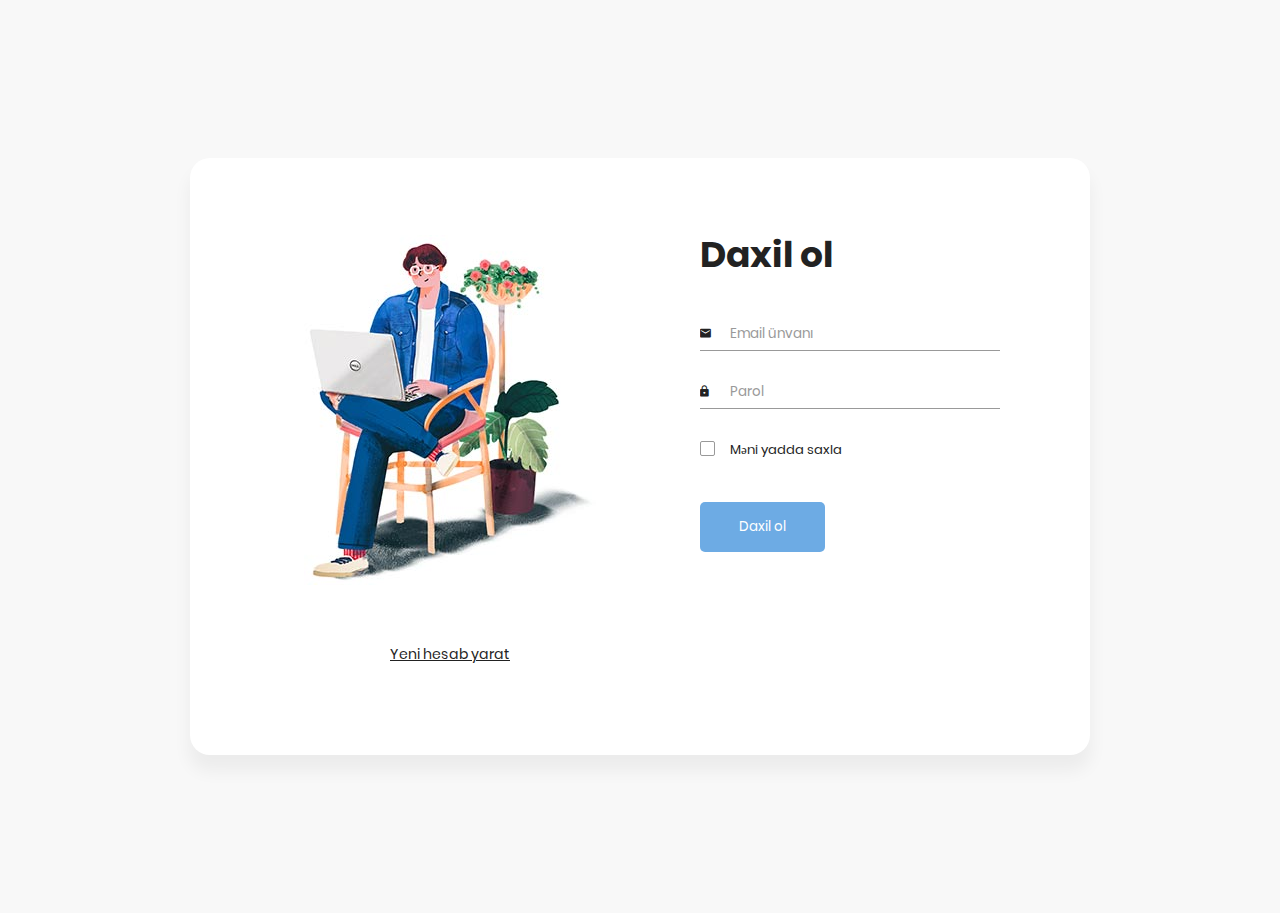
<file: login-register/index.html>
<!DOCTYPE html>
<html lang="en">
<head>
    <meta charset="UTF-8">
    <meta name="viewport" content="width=device-width, initial-scale=1.0">
    <meta http-equiv="X-UA-Compatible" content="ie=edge">
    <title>Sign Up Form by</title>

    <!-- Font Icon -->
    <link rel="stylesheet" href="fonts/material-icon/css/material-design-iconic-font.min.css">

    <!-- Main css -->
    <link rel="stylesheet" href="./css/style.css">
</head>
<body>

     <div class="main">
    <section class="sign-in">
      <div class="container">
        <div class="signin-content">
          <div class="signin-image">
            <figure><img src="images/signin-image.jpg" alt="signin image"></figure>
            <a href="register.html" class="signup-image-link">Yeni hesab yarat</a>
          </div>

          <div class="signin-form">
            <h2 class="form-title">Daxil ol</h2>
            <form method="POST" class="register-form" id="login-form">
              <div class="form-group">
                <label for="your_email"><i class="zmdi zmdi-email"></i></label>
                <input type="email" name="your_email" id="your_email" placeholder="Email ünvanı" required/>
              </div>
              <div class="form-group">
                <label for="your_pass"><i class="zmdi zmdi-lock"></i></label>
                <input type="password" name="your_pass" id="your_pass" placeholder="Parol" required/>
              </div>
              <div class="form-group">
                <input type="checkbox" name="remember-me" id="remember-me" class="agree-term"/>
                <label for="remember-me" class="label-agree-term"><span><span></span></span>Məni yadda saxla</label>
              </div>
              <div class="form-group form-button">
                <input type="submit" name="signin" id="signin" class="form-submit" value="Daxil ol"/>
              </div>
            </form>
          </div>
        </div>
      </div>
    </section>
  </div>
    <!-- JS -->
    <script src="vendor/jquery/jquery.min.js"></script>
    <script src="./js/main.js"></script>
</body>
</html>
</file>
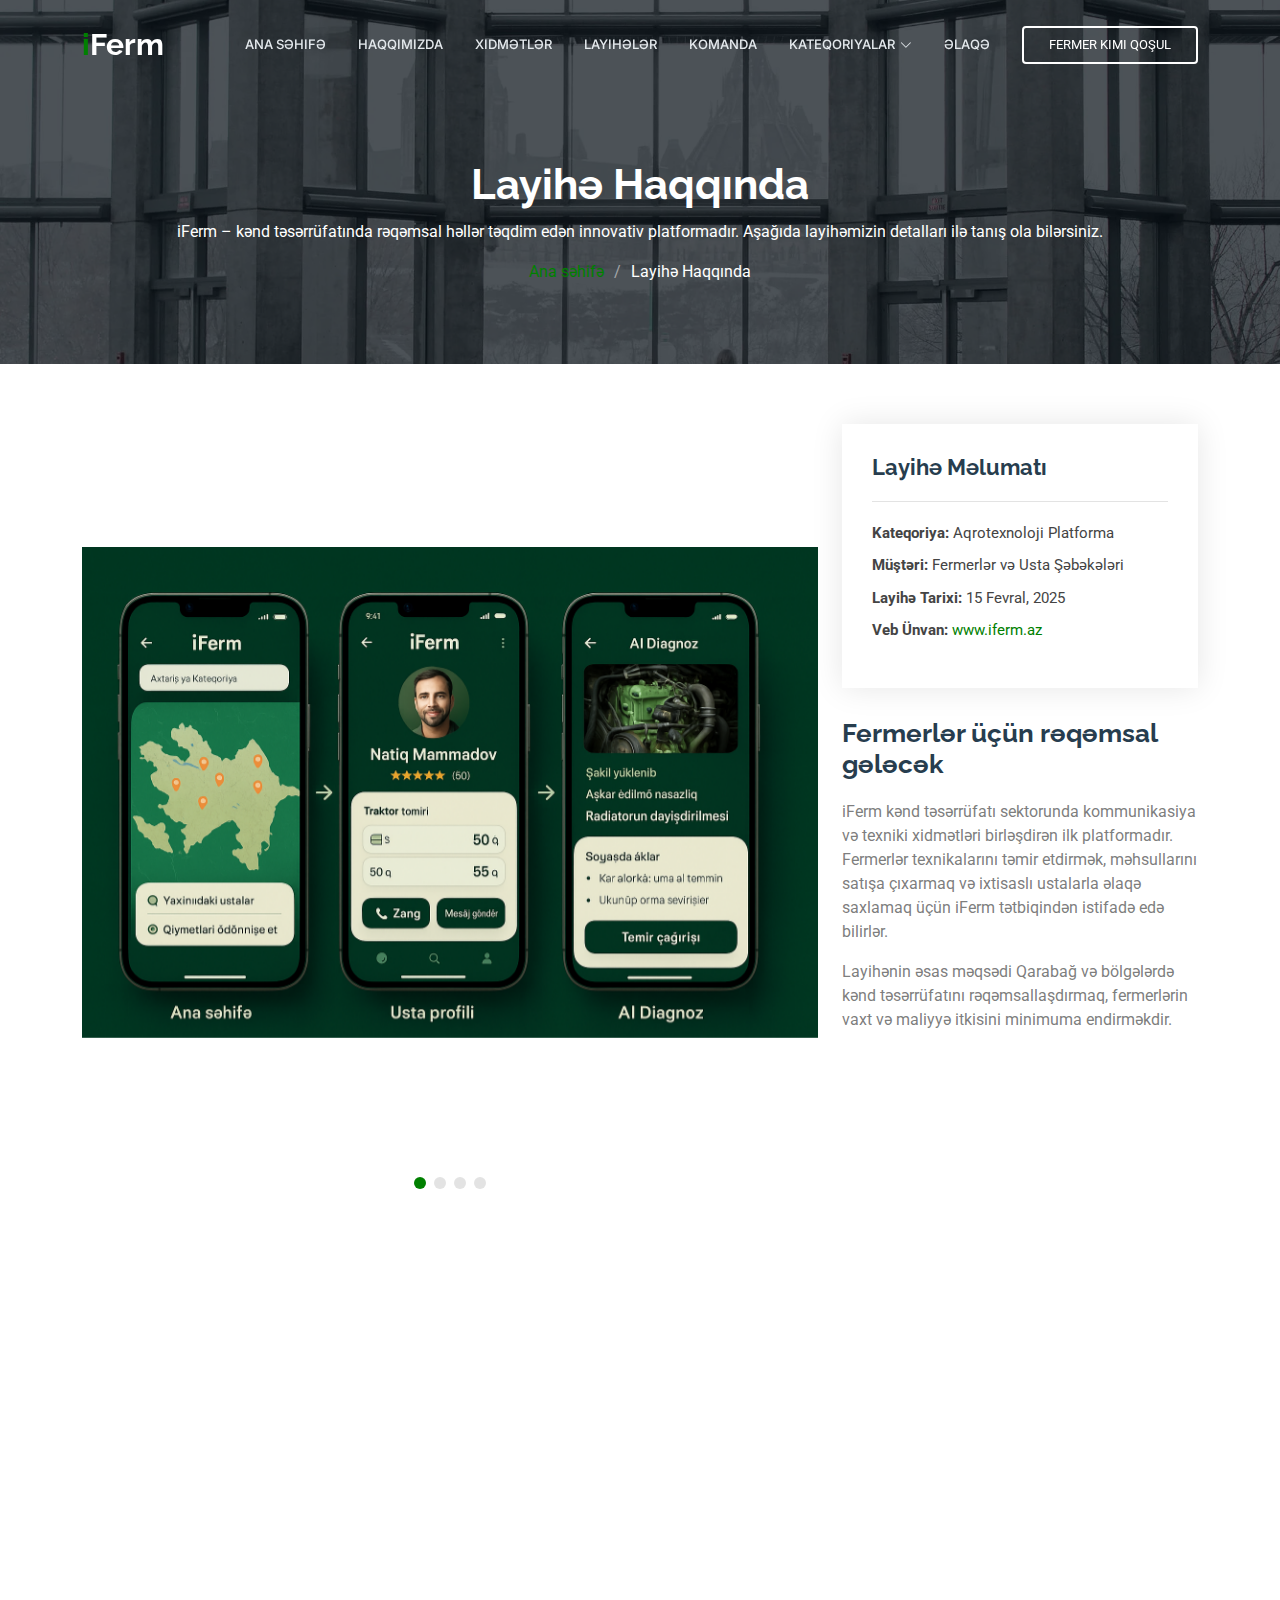
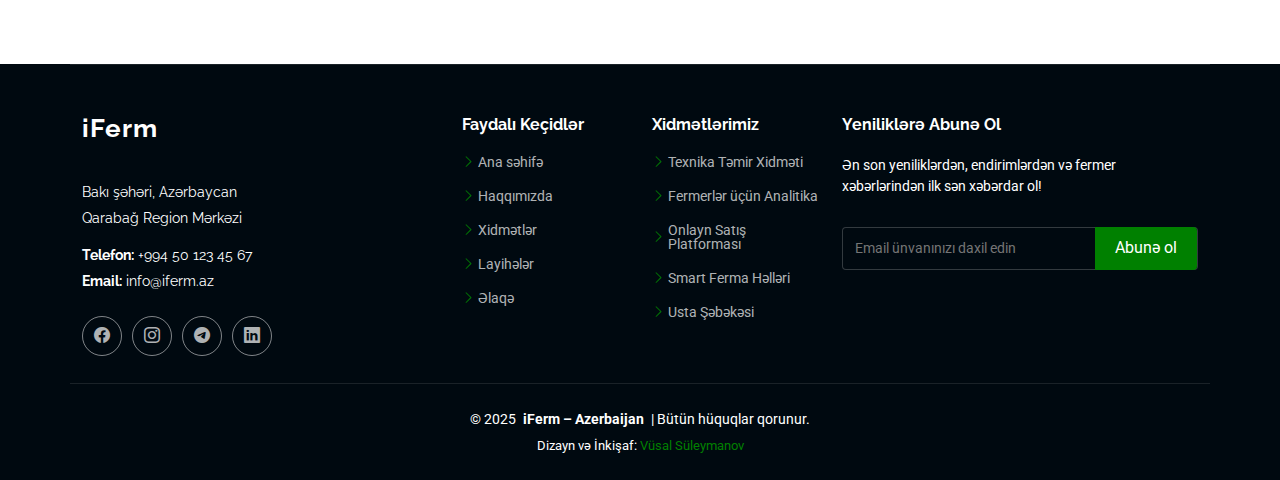
<file: portfolio-details.html>
<!DOCTYPE html>
<html lang="en">

<head>
  <meta charset="utf-8">
  <meta content="width=device-width, initial-scale=1.0" name="viewport">
  <title>iFerm - Azerbaijan</title>
  <meta name="description" content="">
  <meta name="keywords" content="">

  <!-- Favicons -->
  <link href="assets/img/favicon.png" rel="icon">
  <link href="assets/img/apple-touch-icon.png" rel="apple-touch-icon">

  <!-- Fonts -->
  <link href="https://fonts.googleapis.com" rel="preconnect">
  <link href="https://fonts.gstatic.com" rel="preconnect" crossorigin>
  <link href="https://fonts.googleapis.com/css2?family=Roboto:ital,wght@0,100;0,300;0,400;0,500;0,700;0,900;1,100;1,300;1,400;1,500;1,700;1,900&family=Raleway:ital,wght@0,100;0,200;0,300;0,400;0,500;0,600;0,700;0,800;0,900;1,100;1,200;1,300;1,400;1,500;1,600;1,700;1,800;1,900&family=Inter:wght@100;200;300;400;500;600;700;800;900&display=swap" rel="stylesheet">

  <!-- Vendor CSS Files -->
  <link href="assets/vendor/bootstrap/css/bootstrap.min.css" rel="stylesheet">
  <link href="assets/vendor/bootstrap-icons/bootstrap-icons.css" rel="stylesheet">
  <link href="assets/vendor/aos/aos.css" rel="stylesheet">
  <link href="assets/vendor/glightbox/css/glightbox.min.css" rel="stylesheet">
  <link href="assets/vendor/swiper/swiper-bundle.min.css" rel="stylesheet">

  <!-- Main CSS File -->
  <link href="assets/css/main.css" rel="stylesheet">

  
</head>

<body class="portfolio-details-page">

  <header id="header" class="header d-flex align-items-center fixed-top">
    <div class="container-fluid container-xl position-relative d-flex align-items-center">

      <a href="index.html" class="logo d-flex align-items-center me-auto">
        <h1 class="sitename"><span style="color:green;">i</span><span style="color:white;">Ferm</span></h1>
      </a>

      <nav id="navmenu" class="navmenu">
  <ul>
    <li><a href="./index.html#">Ana səhifə</a></li>
    <li><a href="./index.html#about">Haqqımızda</a></li>
    <li><a href="./index.html#services">Xidmətlər</a></li>
    <li><a href="./index.html#portfolio">Layihələr</a></li>
    <li><a href="./index.html#team">Komanda</a></li>
    <li class="dropdown"><a href="#"><span>Kateqoriyalar</span> <i class="bi bi-chevron-down toggle-dropdown"></i></a>
      <ul>
        <li><a href="#">Kənd təsərrüfatı texnikası</a></li>
        <li class="dropdown"><a href="#"><span>Təmir xidmətləri</span> <i class="bi bi-chevron-down toggle-dropdown"></i></a>
          <ul>
            
            <li><a href="#">Traktor təmiri</a></li>
            <li><a href="#">Su nasosları və suvarma sistemləri</a></li>
            <li><a href="#">Kombayn və biçin texnikası</a></li>
            <li><a href="#">Generator və mühərriklər</a></li>
            <li><a href="#">Elektrik və mexaniki avadanlıqlar</a></li>
          </ul>
        </li>
        <li><a href="#">Xəbərlər</a></li>
              <li><a href="#">Hava Prognozu</a></li>
        <li><a href="#">Ehtiyat hissələri</a></li>
        <li><a href="#">Fermerlər üçün təlimlər</a></li>
        <li><a target="_blank" href="https://cropmate-54.preview.emergentagent.com/login">Usta qeydiyyatı</a></li>
      </ul>
    </li>
    <li><a href="./index.html#">Əlaqə</a></li>
  </ul>
  <i class="mobile-nav-toggle d-xl-none bi bi-list"></i>
</nav>


     <a class="cta-btn" target="_blank" href="https://cropmate-54.preview.emergentagent.com/login">Fermer kimi qoşul</a>


    </div>
  </header>

  <main class="main">

<!-- Səhifə Başlığı -->
<div class="page-title dark-background" data-aos="fade" style="background-image: url(assets/img/page-title-bg.webp);">
  <div class="container position-relative">
    <h1>Layihə Haqqında</h1>
    <p>iFerm – kənd təsərrüfatında rəqəmsal həllər təqdim edən innovativ platformadır. Aşağıda layihəmizin detalları ilə tanış ola bilərsiniz.</p>
    <nav class="breadcrumbs">
      <ol>
        <li><a href="index.html">Ana səhifə</a></li>
        <li class="current">Layihə Haqqında</li>
      </ol>
    </nav>
  </div>
</div>
<!-- /Səhifə Başlığı -->


<!-- Layihə Detalları Bölməsi -->
<section id="portfolio-details" class="portfolio-details section">

  <div class="container" data-aos="fade-up" data-aos-delay="100">
    <div class="row gy-4">

      <!-- Şəkil Slayderi -->
      <div class="col-lg-8">
        <div class="portfolio-details-slider swiper init-swiper">

          <script type="application/json" class="swiper-config">
            {
              "loop": true,
              "speed": 600,
              "autoplay": { "delay": 5000 },
              "slidesPerView": "auto",
              "pagination": { "el": ".swiper-pagination", "type": "bullets", "clickable": true }
            }
          </script>

          <div class="swiper-wrapper align-items-center">
            <div class="swiper-slide">
              <img src="assets/img/portfolio/app-1.jpg" alt="iFerm mobil tətbiqi">
            </div>
            <div class="swiper-slide">
              <img src="assets/img/portfolio/product-1.jpg" alt="Fermer texnologiyası">
            </div>
            <div class="swiper-slide">
              <img src="assets/img/portfolio/branding-1.jpg" alt="Brend inkişafı">
            </div>
            <div class="swiper-slide">
              <img src="assets/img/portfolio/books-1.jpg" alt="Fermer təlimləri">
            </div>
          </div>

          <div class="swiper-pagination"></div>
        </div>
      </div>
      <!-- /Şəkil Slayderi -->


      <!-- Layihə Məlumatı -->
      <div class="col-lg-4">
        <div class="portfolio-info" data-aos="fade-up" data-aos-delay="200">
          <h3>Layihə Məlumatı</h3>
          <ul>
            <li><strong>Kateqoriya:</strong> Aqrotexnoloji Platforma</li>
            <li><strong>Müştəri:</strong> Fermerlər və Usta Şəbəkələri</li>
            <li><strong>Layihə Tarixi:</strong> 15 Fevral, 2025</li>
            <li><strong>Veb Ünvan:</strong> <a href="#">www.iferm.az</a></li>
          </ul>
        </div>

        <div class="portfolio-description" data-aos="fade-up" data-aos-delay="300">
          <h2>Fermerlər üçün rəqəmsal gələcək</h2>
          <p>
            iFerm kənd təsərrüfatı sektorunda kommunikasiya və texniki xidmətləri birləşdirən ilk platformadır.
            Fermerlər texnikalarını təmir etdirmək, məhsullarını satışa çıxarmaq və ixtisaslı ustalarla əlaqə
            saxlamaq üçün iFerm tətbiqindən istifadə edə bilirlər.
          </p>
          <p>
            Layihənin əsas məqsədi Qarabağ və bölgələrdə kənd təsərrüfatını rəqəmsallaşdırmaq, fermerlərin
            vaxt və maliyyə itkisini minimuma endirməkdir.
          </p>
        </div>
      </div>
      <!-- /Layihə Məlumatı -->

    </div>
  </div>

</section>
<!-- /Layihə Detalları Bölməsi -->


  </main>
<!-- Map Section -->
<div class="col-lg-12" data-aos="fade-up" data-aos-delay="600">
  <div class="map-container"
       style="position: relative; overflow: hidden; border-radius: 16px; height: 400px; box-shadow: 0 4px 20px rgba(0,0,0,0.2);">
    <iframe
      src="https://www.google.com/maps/embed?pb=!1m18!1m12!1m3!1d3038.806947363246!2d49.851018776441764!3d40.40926135945947!2m3!1f60!2f0!3f0!3m2!1i1024!2i768!4f35!3m3!1m2!1s0x40307d0df25d6a37%3A0x2e5164e3585f2a4a!2sBaku%2C%20Azerbaijan!5e0!3m2!1sen!2saz!4v1697650000000!5m2!1sen!2saz"
      width="100%"
      height="100%"
      style="border:0;"
      allowfullscreen=""
      loading="lazy"
      referrerpolicy="no-referrer-when-downgrade">
    </iframe>
  </div>
</div>
<!-- /Map Section -->

 <footer id="footer" class="footer dark-background">

  <div class="container footer-top">
    <div class="row gy-4">

      <!-- Şirkət Haqqında -->
      <div class="col-lg-4 col-md-6 footer-about">
        <a href="index.html" class="logo d-flex align-items-center">
          <span class="sitename">iFerm</span>
        </a>
        <div class="footer-contact pt-3">
          <p>Bakı şəhəri, Azərbaycan</p>
          <p>Qarabağ Region Mərkəzi</p>
          <p class="mt-3"><strong>Telefon:</strong> <span>+994 50 123 45 67</span></p>
          <p><strong>Email:</strong> <span>info@iferm.az</span></p>
        </div>
        <div class="social-links d-flex mt-4">
          <a href="#"><i class="bi bi-facebook"></i></a>
          <a href="#"><i class="bi bi-instagram"></i></a>
          <a href="#"><i class="bi bi-telegram"></i></a>
          <a href="#"><i class="bi bi-linkedin"></i></a>
        </div>
      </div>
      <!-- /Şirkət Haqqında -->

      <!-- Faydalı keçidlər -->
      <div class="col-lg-2 col-md-3 footer-links">
        <h4>Faydalı Keçidlər</h4>
        <ul>
           <li><i class="bi bi-chevron-right"></i> <a href="#">Ana səhifə</a></li>
          <li><i class="bi bi-chevron-right"></i> <a href="./index.html#about">Haqqımızda</a></li>
          <li><i class="bi bi-chevron-right"></i> <a href="./index.html#services">Xidmətlər</a></li>
          <li><i class="bi bi-chevron-right"></i> <a href="./index.html#portfolio">Layihələr</a></li>
          <li><i class="bi bi-chevron-right"></i> <a href="./index.html#contact">Əlaqə</a></li>
        </ul>
      </div>
      <!-- /Faydalı keçidlər -->

      <!-- Xidmətlər -->
      <div class="col-lg-2 col-md-3 footer-links">
        <h4>Xidmətlərimiz</h4>
        <ul>
          <li><i class="bi bi-chevron-right"></i> <a href="#">Texnika Təmir Xidməti</a></li>
          <li><i class="bi bi-chevron-right"></i> <a href="#">Fermerlər üçün Analitika</a></li>
          <li><i class="bi bi-chevron-right"></i> <a href="#">Onlayn Satış Platforması</a></li>
          <li><i class="bi bi-chevron-right"></i> <a href="#">Smart Ferma Həlləri</a></li>
          <li><i class="bi bi-chevron-right"></i> <a href="#">Usta Şəbəkəsi</a></li>
        </ul>
      </div>
      <!-- /Xidmətlər -->

      <!-- Abunə -->
      <div class="col-lg-4 col-md-12 footer-newsletter">
        <h4>Yeniliklərə Abunə Ol</h4>
        <p>Ən son yeniliklərdən, endirimlərdən və fermer xəbərlərindən ilk sən xəbərdar ol!</p>
        <form action="forms/newsletter.php" method="post" class="php-email-form">
          <div class="newsletter-form">
            <input type="email" name="email" placeholder="Email ünvanınızı daxil edin" required>
            <input type="submit" value="Abunə ol">
          </div>
          <div class="loading">Göndərilir...</div>
          <div class="error-message"></div>
          <div class="sent-message">Abunəliyiniz uğurla təsdiqləndi. Təşəkkür edirik!</div>
        </form>
      </div>
      <!-- /Abunə -->

    </div>
  </div>

  <!-- Alt məlumat -->
  <div class="container copyright text-center mt-4">
    <p>© <span>2025</span> <strong class="px-1 sitename">iFerm – Azerbaijan</strong> | <span>Bütün hüquqlar qorunur.</span></p>
    <div class="credits">
      Dizayn və İnkişaf: <a href="#">Vüsal Süleymanov</a>
    </div>
  </div>
  <!-- /Alt məlumat -->

</footer>

  <!-- Scroll Top -->
  <a href="#" id="scroll-top" class="scroll-top d-flex align-items-center justify-content-center"><i class="bi bi-arrow-up-short"></i></a>

  <!-- Preloader -->
  <div id="preloader"></div>

  <!-- Vendor JS Files -->
  <script src="assets/vendor/bootstrap/js/bootstrap.bundle.min.js"></script>
  <script src="assets/vendor/php-email-form/validate.js"></script>
  <script src="assets/vendor/aos/aos.js"></script>
  <script src="assets/vendor/glightbox/js/glightbox.min.js"></script>
  <script src="assets/vendor/purecounter/purecounter_vanilla.js"></script>
  <script src="assets/vendor/swiper/swiper-bundle.min.js"></script>
  <script src="assets/vendor/imagesloaded/imagesloaded.pkgd.min.js"></script>
  <script src="assets/vendor/isotope-layout/isotope.pkgd.min.js"></script>

  <!-- Main JS File -->
  <script src="assets/js/main.js"></script>
<script>
      window.addEventListener("load", () => {
    // Scroll mövqeyini sıfırla
    setTimeout(() => window.scrollTo(0, 0), 50);
  });

    </script>
</body>

</html>
</file>
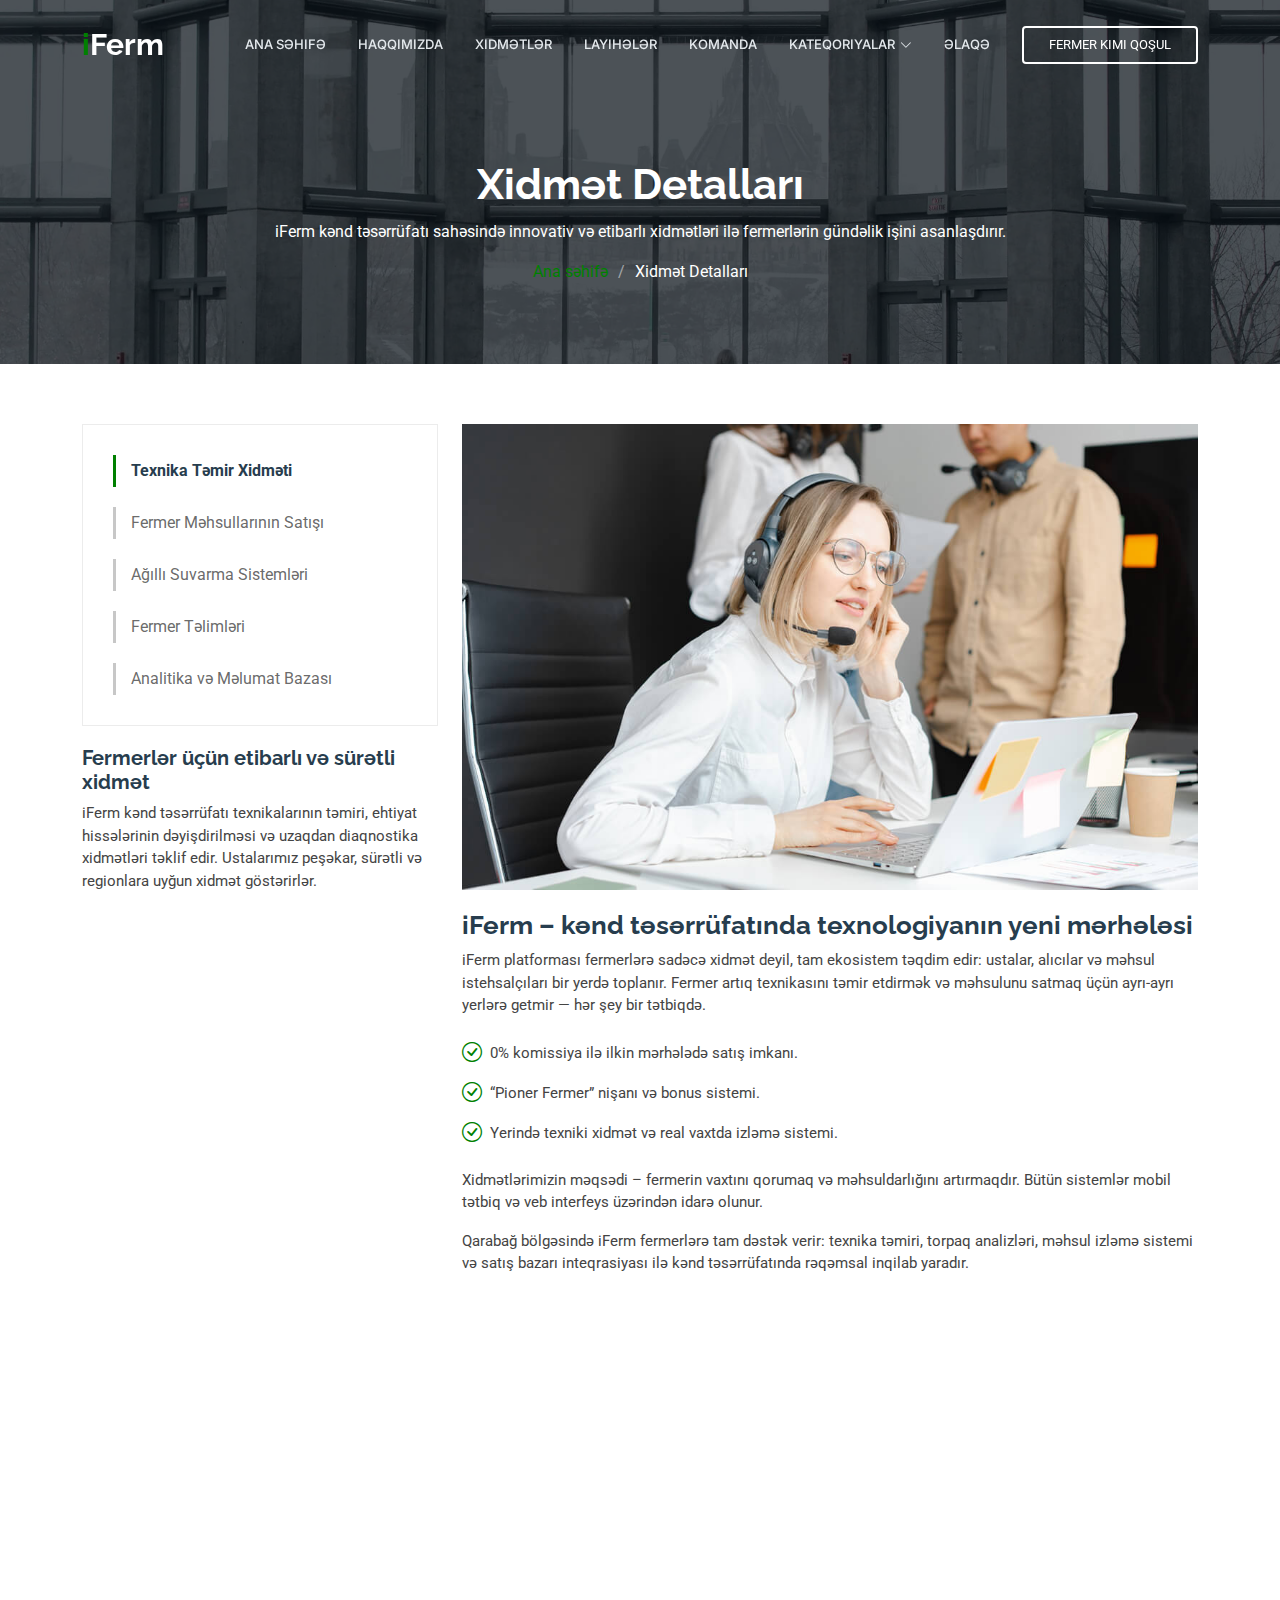
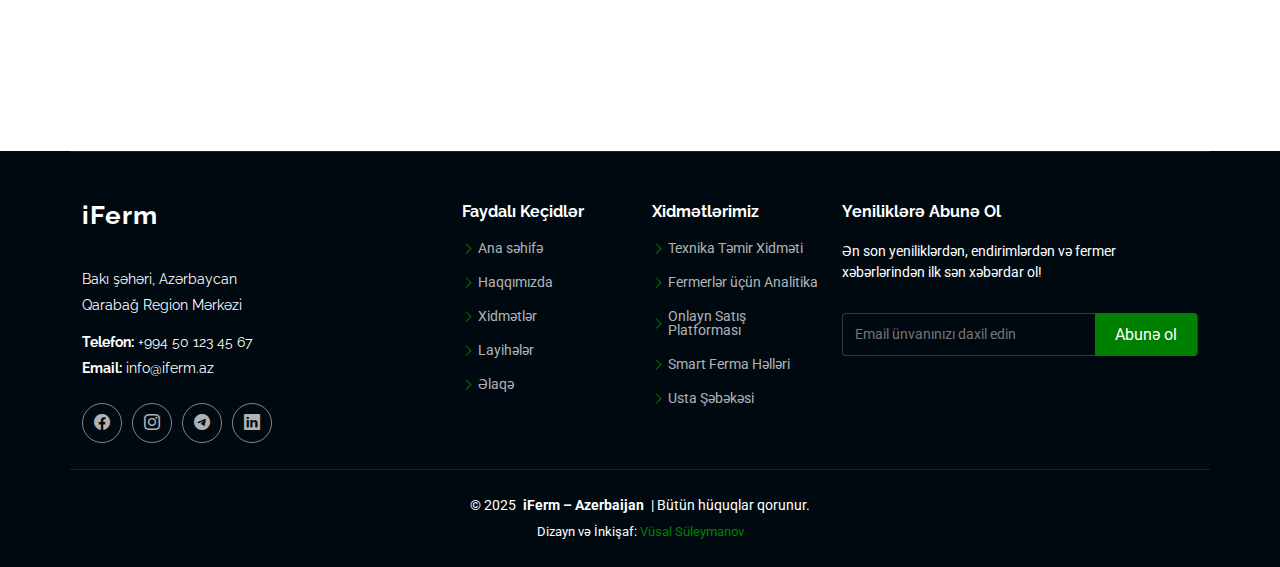
<file: service-details.html>
<!DOCTYPE html>
<html lang="en">
  <head>
    <meta charset="utf-8" />
    <meta content="width=device-width, initial-scale=1.0" name="viewport" />
  <title>iFerm - Azerbaijan</title>
    <meta name="description" content="" />
    <meta name="keywords" content="" />

    <!-- Favicons -->
    <link href="assets/img/favicon.png" rel="icon" />
    <link href="assets/img/apple-touch-icon.png" rel="apple-touch-icon" />

    <!-- Fonts -->
    <link href="https://fonts.googleapis.com" rel="preconnect" />
    <link href="https://fonts.gstatic.com" rel="preconnect" crossorigin />
    <link
      href="https://fonts.googleapis.com/css2?family=Roboto:ital,wght@0,100;0,300;0,400;0,500;0,700;0,900;1,100;1,300;1,400;1,500;1,700;1,900&family=Raleway:ital,wght@0,100;0,200;0,300;0,400;0,500;0,600;0,700;0,800;0,900;1,100;1,200;1,300;1,400;1,500;1,600;1,700;1,800;1,900&family=Inter:wght@100;200;300;400;500;600;700;800;900&display=swap"
      rel="stylesheet"
    />

    <!-- Vendor CSS Files -->
    <link
      href="assets/vendor/bootstrap/css/bootstrap.min.css"
      rel="stylesheet"
    />
    <link
      href="assets/vendor/bootstrap-icons/bootstrap-icons.css"
      rel="stylesheet"
    />
    <link href="assets/vendor/aos/aos.css" rel="stylesheet" />
    <link
      href="assets/vendor/glightbox/css/glightbox.min.css"
      rel="stylesheet"
    />
    <link href="assets/vendor/swiper/swiper-bundle.min.css" rel="stylesheet" />

    <!-- Main CSS File -->
    <link href="assets/css/main.css" rel="stylesheet" />

  </head>

  <body class="service-details-page">
    <header id="header" class="header d-flex align-items-center fixed-top">
      <div
        class="container-fluid container-xl position-relative d-flex align-items-center"
      >
        <a href="./index.html#" class="logo d-flex align-items-center me-auto">
          
          <h1 class="sitename">
            <span style="color: green">i</span
            ><span style="color: white">Ferm</span>
          </h1>
        </a>
        <nav id="navmenu" class="navmenu">
          <ul>
            <li><a href="./index.html#">Ana səhifə</a></li>
            <li><a href="./index.html#about">Haqqımızda</a></li>
            <li><a href="./index.html#services">Xidmətlər</a></li>
            <li><a href="./index.html#portfolio">Layihələr</a></li>
            <li><a href="./index.html#team">Komanda</a></li>
            <li class="dropdown">
              <a href="#"
                ><span>Kateqoriyalar</span>
                <i class="bi bi-chevron-down toggle-dropdown"></i
              ></a>
              <ul>
                <li><a href="#">Kənd təsərrüfatı texnikası</a></li>
                <li class="dropdown">
                  <a href="#"
                    ><span>Təmir xidmətləri</span>
                    <i class="bi bi-chevron-down toggle-dropdown"></i
                  ></a>
                  <ul>
                    
                    <li><a href="#">Traktor təmiri</a></li>
                    <li><a href="#">Su nasosları və suvarma sistemləri</a></li>
                    <li><a href="#">Kombayn və biçin texnikası</a></li>
                    <li><a href="#">Generator və mühərriklər</a></li>
                    <li><a href="#">Elektrik və mexaniki avadanlıqlar</a></li>
                  </ul>
                </li>
                <li><a href="#">Xəbərlər</a></li>
              <li><a href="#">Hava Prognozu</a></li>
                <li><a href="#">Ehtiyat hissələri</a></li>
                <li><a href="#">Fermerlər üçün təlimlər</a></li>
        <li><a target="_blank" href="https://cropmate-54.preview.emergentagent.com/login">Usta qeydiyyatı</a></li>
              </ul>
            </li>
            <li><a href="./index.html#contact">Əlaqə</a></li>
          </ul>
          <i class="mobile-nav-toggle d-xl-none bi bi-list"></i>
        </nav>
        <a class="cta-btn" target="_blank" href="https://cropmate-54.preview.emergentagent.com/login">Fermer kimi qoşul</a>
      </div>
    </header>

    <main class="main">
      <!-- Səhifə Başlığı -->
      <div
        class="page-title dark-background"
        data-aos="fade"
        style="background-image: url(assets/img/page-title-bg.webp)"
      >
        <div class="container position-relative">
          <h1>Xidmət Detalları</h1>
          <p>
            iFerm kənd təsərrüfatı sahəsində innovativ və etibarlı xidmətləri
            ilə fermerlərin gündəlik işini asanlaşdırır.
          </p>
          <nav class="breadcrumbs">
            <ol>
              <li><a href="./index.html">Ana səhifə</a></li>
              <li class="current">Xidmət Detalları</li>
            </ol>
          </nav>
        </div>
      </div>
      <!-- /Səhifə Başlığı -->

      <!-- Xidmət Detalları Bölməsi -->
      <section id="service-details" class="service-details section">
        <div class="container">
          <div class="row gy-4">
            <!-- Sol menyu -->
            <div class="col-lg-4" data-aos="fade-up" data-aos-delay="100">
              <div class="services-list">
                <a href="#" class="active">Texnika Təmir Xidməti</a>
                <a href="#">Fermer Məhsullarının Satışı</a>
                <a href="#">Ağıllı Suvarma Sistemləri</a>
                <a href="#">Fermer Təlimləri</a>
                <a href="#">Analitika və Məlumat Bazası</a>
              </div>

              <h4>Fermerlər üçün etibarlı və sürətli xidmət</h4>
              <p>
                iFerm kənd təsərrüfatı texnikalarının təmiri, ehtiyat
                hissələrinin dəyişdirilməsi və uzaqdan diaqnostika xidmətləri
                təklif edir. Ustalarımız peşəkar, sürətli və regionlara uyğun
                xidmət göstərirlər.
              </p>
            </div>
            <!-- /Sol menyu -->

            <!-- Əsas məzmun -->
            <div class="col-lg-8" data-aos="fade-up" data-aos-delay="200">
              <img
                src="assets/img/services.jpg"
                alt="Fermer xidmətləri"
                class="img-fluid services-img"
              />
              <h3>iFerm – kənd təsərrüfatında texnologiyanın yeni mərhələsi</h3>
              <p>
                iFerm platforması fermerlərə sadəcə xidmət deyil, tam ekosistem
                təqdim edir: ustalar, alıcılar və məhsul istehsalçıları bir
                yerdə toplanır. Fermer artıq texnikasını təmir etdirmək və
                məhsulunu satmaq üçün ayrı-ayrı yerlərə getmir — hər şey bir
                tətbiqdə.
              </p>

              <ul>
                <li>
                  <i class="bi bi-check-circle"></i>
                  <span>0% komissiya ilə ilkin mərhələdə satış imkanı.</span>
                </li>
                <li>
                  <i class="bi bi-check-circle"></i>
                  <span>“Pioner Fermer” nişanı və bonus sistemi.</span>
                </li>
                <li>
                  <i class="bi bi-check-circle"></i>
                  <span
                    >Yerində texniki xidmət və real vaxtda izləmə sistemi.</span
                  >
                </li>
              </ul>

              <p>
                Xidmətlərimizin məqsədi – fermerin vaxtını qorumaq və
                məhsuldarlığını artırmaqdır. Bütün sistemlər mobil tətbiq və veb
                interfeys üzərindən idarə olunur.
              </p>

              <p>
                Qarabağ bölgəsində iFerm fermerlərə tam dəstək verir: texnika
                təmiri, torpaq analizləri, məhsul izləmə sistemi və satış bazarı
                inteqrasiyası ilə kənd təsərrüfatında rəqəmsal inqilab yaradır.
              </p>
            </div>
            <!-- /Əsas məzmun -->
          </div>
        </div>
      </section>
      <!-- /Xidmət Detalları Bölməsi -->
    </main>
<!-- Map Section -->
<div class="col-lg-12" data-aos="fade-up" data-aos-delay="600">
  <div class="map-container"
       style="position: relative; overflow: hidden; border-radius: 16px; height: 400px; box-shadow: 0 4px 20px rgba(0,0,0,0.2);">
    <iframe
      src="https://www.google.com/maps/embed?pb=!1m18!1m12!1m3!1d3038.806947363246!2d49.851018776441764!3d40.40926135945947!2m3!1f60!2f0!3f0!3m2!1i1024!2i768!4f35!3m3!1m2!1s0x40307d0df25d6a37%3A0x2e5164e3585f2a4a!2sBaku%2C%20Azerbaijan!5e0!3m2!1sen!2saz!4v1697650000000!5m2!1sen!2saz"
      width="100%"
      height="100%"
      style="border:0;"
      allowfullscreen=""
      loading="lazy"
      referrerpolicy="no-referrer-when-downgrade">
    </iframe>
  </div>
</div>
<!-- /Map Section -->

    <footer id="footer" class="footer dark-background">
      <div class="container footer-top">
        <div class="row gy-4">
          <!-- Şirkət Haqqında -->
          <div class="col-lg-4 col-md-6 footer-about">
            <a href="index.html" class="logo d-flex align-items-center">
              <span class="sitename">iFerm</span>
            </a>
            <div class="footer-contact pt-3">
              <p>Bakı şəhəri, Azərbaycan</p>
              <p>Qarabağ Region Mərkəzi</p>
              <p class="mt-3">
                <strong>Telefon:</strong> <span>+994 50 123 45 67</span>
              </p>
              <p><strong>Email:</strong> <span>info@iferm.az</span></p>
            </div>
            <div class="social-links d-flex mt-4">
              <a href="#"><i class="bi bi-facebook"></i></a>
              <a href="#"><i class="bi bi-instagram"></i></a>
              <a href="#"><i class="bi bi-telegram"></i></a>
              <a href="#"><i class="bi bi-linkedin"></i></a>
            </div>
          </div>
          <!-- /Şirkət Haqqında -->

          <!-- Faydalı keçidlər -->
          <div class="col-lg-2 col-md-3 footer-links">
            <h4>Faydalı Keçidlər</h4>
            <ul>
              <li>
                <i class="bi bi-chevron-right"></i> <a href="#">Ana səhifə</a>
              </li>
              <li>
                <i class="bi bi-chevron-right"></i>
                <a href="./index.html#about">Haqqımızda</a>
              </li>
              <li>
                <i class="bi bi-chevron-right"></i>
                <a href="./index.html#services">Xidmətlər</a>
              </li>
              <li>
                <i class="bi bi-chevron-right"></i>
                <a href="./index.html#portfolio">Layihələr</a>
              </li>
              <li>
                <i class="bi bi-chevron-right"></i>
                <a href="./index.html#contact">Əlaqə</a>
              </li>
            </ul>
          </div>
          <!-- /Faydalı keçidlər -->

          <!-- Xidmətlər -->
          <div class="col-lg-2 col-md-3 footer-links">
            <h4>Xidmətlərimiz</h4>
            <ul>
              <li>
                <i class="bi bi-chevron-right"></i>
                <a href="#">Texnika Təmir Xidməti</a>
              </li>
              <li>
                <i class="bi bi-chevron-right"></i>
                <a href="#">Fermerlər üçün Analitika</a>
              </li>
              <li>
                <i class="bi bi-chevron-right"></i>
                <a href="#">Onlayn Satış Platforması</a>
              </li>
              <li>
                <i class="bi bi-chevron-right"></i>
                <a href="#">Smart Ferma Həlləri</a>
              </li>
              <li>
                <i class="bi bi-chevron-right"></i>
                <a href="#">Usta Şəbəkəsi</a>
              </li>
            </ul>
          </div>
          <!-- /Xidmətlər -->

          <!-- Abunə -->
          <div class="col-lg-4 col-md-12 footer-newsletter">
            <h4>Yeniliklərə Abunə Ol</h4>
            <p>
              Ən son yeniliklərdən, endirimlərdən və fermer xəbərlərindən ilk
              sən xəbərdar ol!
            </p>
            <form
              action="forms/newsletter.php"
              method="post"
              class="php-email-form"
            >
              <div class="newsletter-form">
                <input
                  type="email"
                  name="email"
                  placeholder="Email ünvanınızı daxil edin"
                  required
                />
                <input type="submit" value="Abunə ol" />
              </div>
              <div class="loading">Göndərilir...</div>
              <div class="error-message"></div>
              <div class="sent-message">
                Abunəliyiniz uğurla təsdiqləndi. Təşəkkür edirik!
              </div>
            </form>
          </div>
          <!-- /Abunə -->
        </div>
      </div>

      <!-- Alt məlumat -->
      <div class="container copyright text-center mt-4">
        <p>
          © <span>2025</span>
          <strong class="px-1 sitename">iFerm – Azerbaijan</strong> |
          <span>Bütün hüquqlar qorunur.</span>
        </p>
        <div class="credits">
          Dizayn və İnkişaf: <a href="#">Vüsal Süleymanov</a>
        </div>
      </div>
      <!-- /Alt məlumat -->
    </footer>

    <!-- Scroll Top -->
    <a
      href="#"
      id="scroll-top"
      class="scroll-top d-flex align-items-center justify-content-center"
      ><i class="bi bi-arrow-up-short"></i
    ></a>

    <!-- Preloader -->
    <div id="preloader"></div>

    <!-- Vendor JS Files -->
    <script src="assets/vendor/bootstrap/js/bootstrap.bundle.min.js"></script>
    <script src="assets/vendor/php-email-form/validate.js"></script>
    <script src="assets/vendor/aos/aos.js"></script>
    <script src="assets/vendor/glightbox/js/glightbox.min.js"></script>
    <script src="assets/vendor/purecounter/purecounter_vanilla.js"></script>
    <script src="assets/vendor/swiper/swiper-bundle.min.js"></script>
    <script src="assets/vendor/imagesloaded/imagesloaded.pkgd.min.js"></script>
    <script src="assets/vendor/isotope-layout/isotope.pkgd.min.js"></script>

    <!-- Main JS File -->
    <script src="assets/js/main.js"></script>
    <script>
      window.addEventListener("load", () => {
    // Scroll mövqeyini sıfırla
    setTimeout(() => window.scrollTo(0, 0), 50);
  });

    </script>
  </body>
</html>
</file>
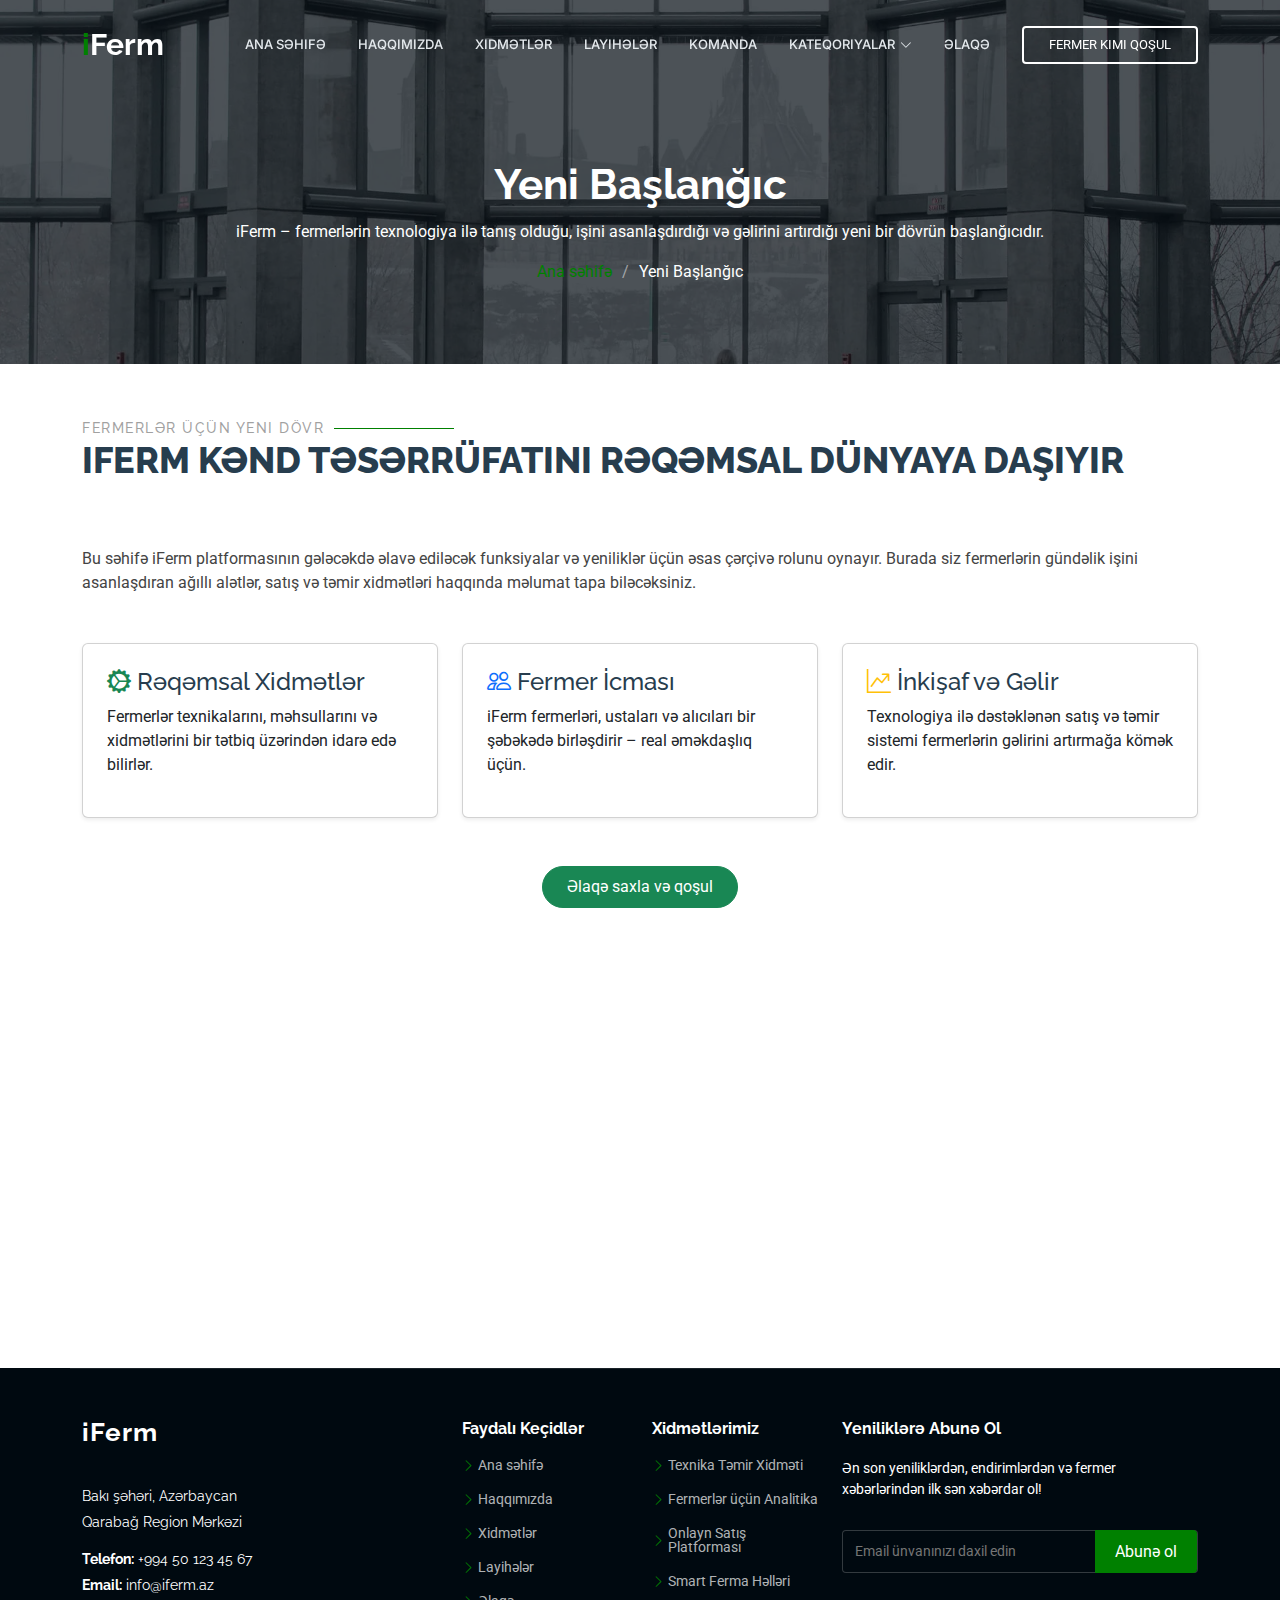
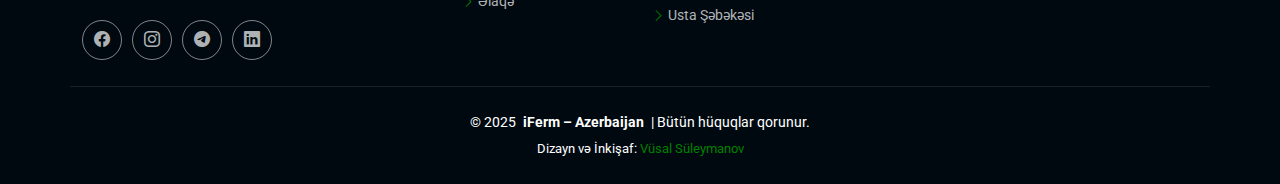
<file: starter-page.html>
<!DOCTYPE html>
<html lang="en">

<head>
  <meta charset="utf-8">
  <meta content="width=device-width, initial-scale=1.0" name="viewport">
  <title>iFerm - Azerbaijan</title>
  <meta name="description" content="">
  <meta name="keywords" content="">

  <!-- Favicons -->
  <link href="assets/img/favicon.png" rel="icon">
  <link href="assets/img/apple-touch-icon.png" rel="apple-touch-icon">

  <!-- Fonts -->
  <link href="https://fonts.googleapis.com" rel="preconnect">
  <link href="https://fonts.gstatic.com" rel="preconnect" crossorigin>
  <link href="https://fonts.googleapis.com/css2?family=Roboto:ital,wght@0,100;0,300;0,400;0,500;0,700;0,900;1,100;1,300;1,400;1,500;1,700;1,900&family=Raleway:ital,wght@0,100;0,200;0,300;0,400;0,500;0,600;0,700;0,800;0,900;1,100;1,200;1,300;1,400;1,500;1,600;1,700;1,800;1,900&family=Inter:wght@100;200;300;400;500;600;700;800;900&display=swap" rel="stylesheet">

  <!-- Vendor CSS Files -->
  <link href="assets/vendor/bootstrap/css/bootstrap.min.css" rel="stylesheet">
  <link href="assets/vendor/bootstrap-icons/bootstrap-icons.css" rel="stylesheet">
  <link href="assets/vendor/aos/aos.css" rel="stylesheet">
  <link href="assets/vendor/glightbox/css/glightbox.min.css" rel="stylesheet">
  <link href="assets/vendor/swiper/swiper-bundle.min.css" rel="stylesheet">

  <!-- Main CSS File -->
  <link href="assets/css/main.css" rel="stylesheet">

  
</head>

<body class="starter-page-page">

  <header id="header" class="header d-flex align-items-center fixed-top">
    <div class="container-fluid container-xl position-relative d-flex align-items-center">

      <a href="./index.html#" class="logo d-flex align-items-center me-auto">
        <h1 class="sitename"><span style="color:green;">i</span><span style="color:white;">Ferm</span></h1>
      </a>

       <nav id="navmenu" class="navmenu">
  <ul>
    <li><a href="./index.html#">Ana səhifə</a></li>
    <li><a href="./index.html#about">Haqqımızda</a></li>
    <li><a href="./index.html#services">Xidmətlər</a></li>
    <li><a href="./index.html#portfolio">Layihələr</a></li>
    <li><a href="./index.html#team">Komanda</a></li>
    <li class="dropdown"><a href="#"><span>Kateqoriyalar</span> <i class="bi bi-chevron-down toggle-dropdown"></i></a>
      <ul>
        <li><a href="#">Kənd təsərrüfatı texnikası</a></li>
        <li class="dropdown"><a href="#"><span>Təmir xidmətləri</span> <i class="bi bi-chevron-down toggle-dropdown"></i></a>
          <ul>
            <li><a href="#">Traktor təmiri</a></li>
            <li><a href="#">Su nasosları və suvarma sistemləri</a></li>
            <li><a href="#">Kombayn və biçin texnikası</a></li>
            <li><a href="#">Generator və mühərriklər</a></li>
            <li><a href="#">Elektrik və mexaniki avadanlıqlar</a></li>
          </ul>
        </li>
        <li><a href="#">Xəbərlər</a></li>
              <li><a href="#">Hava Prognozu</a></li>
        <li><a href="#">Ehtiyat hissələri</a></li>
        <li><a href="#">Fermerlər üçün təlimlər</a></li>
        <li><a target="_blank" href="https://cropmate-54.preview.emergentagent.com/login">Usta qeydiyyatı</a></li>
      </ul>
    </li>
    <li><a href="./index.html#">Əlaqə</a></li>
  </ul>
  <i class="mobile-nav-toggle d-xl-none bi bi-list"></i>
</nav>


     <a class="cta-btn" target="_blank" href="https://cropmate-54.preview.emergentagent.com/login">Fermer kimi qoşul</a>

    </div>
  </header>

  <main class="main">

  <!-- Səhifə Başlığı -->
  <div class="page-title dark-background" data-aos="fade" style="background-image: url(assets/img/page-title-bg.webp);">
    <div class="container position-relative">
      <h1>Yeni Başlanğıc</h1>
      <p>iFerm – fermerlərin texnologiya ilə tanış olduğu, işini asanlaşdırdığı və gəlirini artırdığı yeni bir dövrün başlanğıcıdır.</p>
      <nav class="breadcrumbs">
        <ol>
          <li><a href="index.html">Ana səhifə</a></li>
          <li class="current">Yeni Başlanğıc</li>
        </ol>
      </nav>
    </div>
  </div>
  <!-- /Səhifə Başlığı -->

  <!-- Başlanğıc Bölməsi -->
  <section id="starter-section" class="starter-section section">

    <!-- Bölmə Başlığı -->
    <div class="container section-title" data-aos="fade-up">
      <h2>Fermerlər üçün Yeni Dövr</h2>
      <p>iFerm kənd təsərrüfatını rəqəmsal dünyaya daşıyır</p>
    </div>
    <!-- /Bölmə Başlığı -->

    <div class="container" data-aos="fade-up" data-aos-delay="100">
      <p>
        Bu səhifə iFerm platformasının gələcəkdə əlavə ediləcək funksiyalar və yeniliklər üçün əsas çərçivə rolunu oynayır.
        Burada siz fermerlərin gündəlik işini asanlaşdıran ağıllı alətlər, satış və təmir xidmətləri haqqında məlumat tapa biləcəksiniz.
      </p>

      <div class="row gy-4 mt-4">
        <div class="col-lg-4 col-md-6">
          <div class="card p-4 h-100 shadow-sm">
            <h4><i class="bi bi-gear-wide-connected text-success"></i> Rəqəmsal Xidmətlər</h4>
            <p>Fermerlər texnikalarını, məhsullarını və xidmətlərini bir tətbiq üzərindən idarə edə bilirlər.</p>
          </div>
        </div>

        <div class="col-lg-4 col-md-6">
          <div class="card p-4 h-100 shadow-sm">
            <h4><i class="bi bi-people text-primary"></i> Fermer İcması</h4>
            <p>iFerm fermerləri, ustaları və alıcıları bir şəbəkədə birləşdirir – real əməkdaşlıq üçün.</p>
          </div>
        </div>

        <div class="col-lg-4 col-md-6">
          <div class="card p-4 h-100 shadow-sm">
            <h4><i class="bi bi-graph-up-arrow text-warning"></i> İnkişaf və Gəlir</h4>
            <p>Texnologiya ilə dəstəklənən satış və təmir sistemi fermerlərin gəlirini artırmağa kömək edir.</p>
          </div>
        </div>
      </div>

      <div class="text-center mt-5">
        <a href="#contact" class="btn btn-success px-4 py-2 rounded-pill">Əlaqə saxla və qoşul</a>
      </div>

    </div>

  </section>
  <!-- /Başlanğıc Bölməsi -->

</main>
<!-- Map Section -->
<div class="col-lg-12" data-aos="fade-up" data-aos-delay="600">
  <div class="map-container"
       style="position: relative; overflow: hidden; border-radius: 16px; height: 400px; box-shadow: 0 4px 20px rgba(0,0,0,0.2);">
    <iframe
      src="https://www.google.com/maps/embed?pb=!1m18!1m12!1m3!1d3038.806947363246!2d49.851018776441764!3d40.40926135945947!2m3!1f60!2f0!3f0!3m2!1i1024!2i768!4f35!3m3!1m2!1s0x40307d0df25d6a37%3A0x2e5164e3585f2a4a!2sBaku%2C%20Azerbaijan!5e0!3m2!1sen!2saz!4v1697650000000!5m2!1sen!2saz"
      width="100%"
      height="100%"
      style="border:0;"
      allowfullscreen=""
      loading="lazy"
      referrerpolicy="no-referrer-when-downgrade">
    </iframe>
  </div>
</div>
<!-- /Map Section -->

<footer id="footer" class="footer dark-background">

  <div class="container footer-top">
    <div class="row gy-4">

      <!-- Şirkət Haqqında -->
      <div class="col-lg-4 col-md-6 footer-about">
        <a href="index.html" class="logo d-flex align-items-center">
          <span class="sitename">iFerm</span>
        </a>
        <div class="footer-contact pt-3">
          <p>Bakı şəhəri, Azərbaycan</p>
          <p>Qarabağ Region Mərkəzi</p>
          <p class="mt-3"><strong>Telefon:</strong> <span>+994 50 123 45 67</span></p>
          <p><strong>Email:</strong> <span>info@iferm.az</span></p>
        </div>
        <div class="social-links d-flex mt-4">
          <a href="#"><i class="bi bi-facebook"></i></a>
          <a href="#"><i class="bi bi-instagram"></i></a>
          <a href="#"><i class="bi bi-telegram"></i></a>
          <a href="#"><i class="bi bi-linkedin"></i></a>
        </div>
      </div>
      <!-- /Şirkət Haqqında -->

      <!-- Faydalı keçidlər -->
      <div class="col-lg-2 col-md-3 footer-links">
        <h4>Faydalı Keçidlər</h4>
          <ul>
           <li><i class="bi bi-chevron-right"></i> <a href="#">Ana səhifə</a></li>
          <li><i class="bi bi-chevron-right"></i> <a href="./index.html#about">Haqqımızda</a></li>
          <li><i class="bi bi-chevron-right"></i> <a href="./index.html#services">Xidmətlər</a></li>
          <li><i class="bi bi-chevron-right"></i> <a href="./index.html#portfolio">Layihələr</a></li>
          <li><i class="bi bi-chevron-right"></i> <a href="./index.html#contact">Əlaqə</a></li>
        </ul>
      </div>
      <!-- /Faydalı keçidlər -->

      <!-- Xidmətlər -->
      <div class="col-lg-2 col-md-3 footer-links">
        <h4>Xidmətlərimiz</h4>
        <ul>
          <li><i class="bi bi-chevron-right"></i> <a href="#">Texnika Təmir Xidməti</a></li>
          <li><i class="bi bi-chevron-right"></i> <a href="#">Fermerlər üçün Analitika</a></li>
          <li><i class="bi bi-chevron-right"></i> <a href="#">Onlayn Satış Platforması</a></li>
          <li><i class="bi bi-chevron-right"></i> <a href="#">Smart Ferma Həlləri</a></li>
          <li><i class="bi bi-chevron-right"></i> <a href="#">Usta Şəbəkəsi</a></li>
        </ul>
      </div>
      <!-- /Xidmətlər -->

      <!-- Abunə -->
      <div class="col-lg-4 col-md-12 footer-newsletter">
        <h4>Yeniliklərə Abunə Ol</h4>
        <p>Ən son yeniliklərdən, endirimlərdən və fermer xəbərlərindən ilk sən xəbərdar ol!</p>
        <form action="forms/newsletter.php" method="post" class="php-email-form">
          <div class="newsletter-form">
            <input type="email" name="email" placeholder="Email ünvanınızı daxil edin" required>
            <input type="submit" value="Abunə ol">
          </div>
          <div class="loading">Göndərilir...</div>
          <div class="error-message"></div>
          <div class="sent-message">Abunəliyiniz uğurla təsdiqləndi. Təşəkkür edirik!</div>
        </form>
      </div>
      <!-- /Abunə -->

    </div>
  </div>

  <!-- Alt məlumat -->
  <div class="container copyright text-center mt-4">
    <p>© <span>2025</span> <strong class="px-1 sitename">iFerm – Azerbaijan</strong> | <span>Bütün hüquqlar qorunur.</span></p>
    <div class="credits">
      Dizayn və İnkişaf: <a href="#">Vüsal Süleymanov</a>
    </div>
  </div>
  <!-- /Alt məlumat -->

</footer>

  <!-- Scroll Top -->
  <a href="#" id="scroll-top" class="scroll-top d-flex align-items-center justify-content-center"><i class="bi bi-arrow-up-short"></i></a>

  <!-- Preloader -->
  <div id="preloader"></div>

  <!-- Vendor JS Files -->
  <script src="assets/vendor/bootstrap/js/bootstrap.bundle.min.js"></script>
  <script src="assets/vendor/php-email-form/validate.js"></script>
  <script src="assets/vendor/aos/aos.js"></script>
  <script src="assets/vendor/glightbox/js/glightbox.min.js"></script>
  <script src="assets/vendor/purecounter/purecounter_vanilla.js"></script>
  <script src="assets/vendor/swiper/swiper-bundle.min.js"></script>
  <script src="assets/vendor/imagesloaded/imagesloaded.pkgd.min.js"></script>
  <script src="assets/vendor/isotope-layout/isotope.pkgd.min.js"></script>

  <!-- Main JS File -->
  <script src="assets/js/main.js"></script>
<script>
      window.addEventListener("load", () => {
    // Scroll mövqeyini sıfırla
    setTimeout(() => window.scrollTo(0, 0), 50);
  });

    </script>
</body>

</html>
</file>
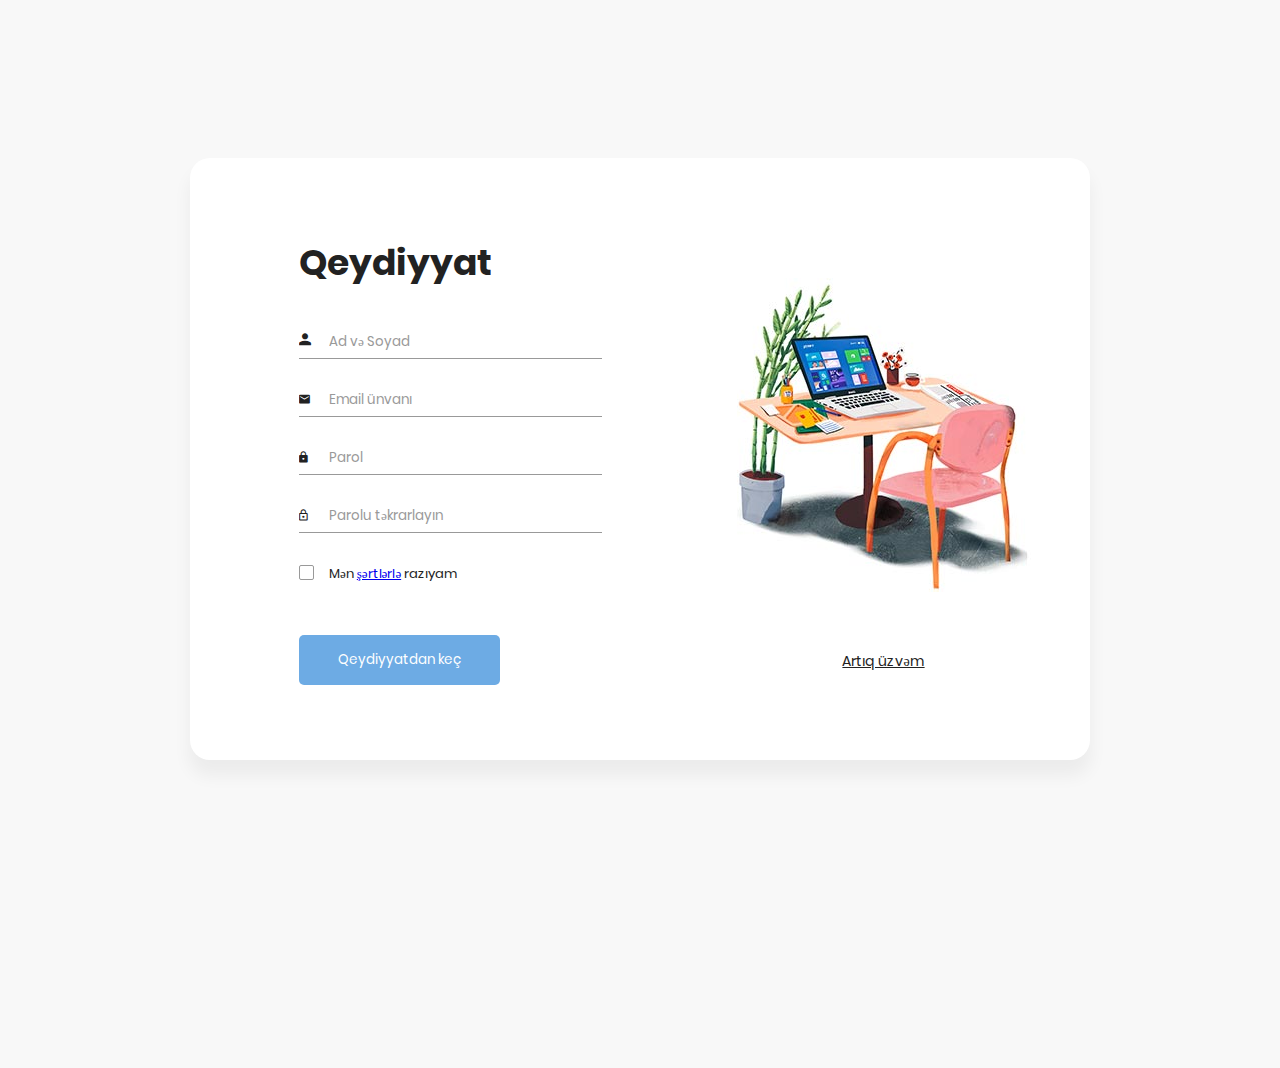
<file: login-register/register.html>
<!DOCTYPE html>
<html lang="en">
<head>
    <meta charset="UTF-8">
    <meta name="viewport" content="width=device-width, initial-scale=1.0">
    <meta http-equiv="X-UA-Compatible" content="ie=edge">
    <title>Sign Up Form by Colorlib</title>


  <!-- Font Icon -->
  <link rel="stylesheet" href="fonts/material-icon/css/material-design-iconic-font.min.css">
  <!-- CSS -->
  <link rel="stylesheet" href="./css/style.css">
</head>
<body>

  <div class="main">
    <section class="signup">
      <div class="container">
        <div class="signup-content">
          <div class="signup-form">
            <h2 class="form-title">Qeydiyyat</h2>
            <form method="POST" class="register-form" id="register-form">
              <div class="form-group">
                <label for="name"><i class="zmdi zmdi-account material-icons-name"></i></label>
                <input type="text" name="name" id="name" placeholder="Ad və Soyad" required/>
              </div>
              <div class="form-group">
                <label for="email"><i class="zmdi zmdi-email"></i></label>
                <input type="email" name="email" id="email" placeholder="Email ünvanı" required/>
              </div>
              <div class="form-group">
                <label for="pass"><i class="zmdi zmdi-lock"></i></label>
                <input type="password" name="pass" id="pass" placeholder="Parol" required/>
              </div>
              <div class="form-group">
                <label for="re_pass"><i class="zmdi zmdi-lock-outline"></i></label>
                <input type="password" name="re_pass" id="re_pass" placeholder="Parolu təkrarlayın" required/>
              </div>
              <div class="form-group">
                <input type="checkbox" name="agree-term" id="agree-term" class="agree-term" required/>
                <label for="agree-term" class="label-agree-term"><span><span></span></span>Mən <a href="#">şərtlərlə</a> razıyam</label>
              </div>
              <div class="form-group form-button">
                <input type="submit" name="signup" id="signup" class="form-submit" value="Qeydiyyatdan keç"/>
              </div>
            </form>
          </div>
          <div class="signup-image">
            <figure><img src="images/signup-image.jpg" alt="signup image"></figure>
            <a href="./index.html" class="signup-image-link">Artıq üzvəm</a>
          </div>
        </div>
      </div>
    </section>
  </div>

       

    </div>

    <!-- JS -->
    <script src="vendor/jquery/jquery.min.js"></script>
    <script src="js/main.js"></script>
</body><!-- This templates was made by Colorlib (https://colorlib.com) -->
</html>
</file>
<file: assets/css/main.css>
:root {
  --default-font: "Roboto",  system-ui, -apple-system, "Segoe UI", Roboto, "Helvetica Neue", Arial, "Noto Sans", "Liberation Sans", sans-serif, "Apple Color Emoji", "Segoe UI Emoji", "Segoe UI Symbol", "Noto Color Emoji";
  --heading-font: "Raleway",  sans-serif;
  --nav-font: "Inter",  sans-serif;
}

:root { 
  --background-color: #ffffff; /* Background color for the entire website, including individual sections */
  --default-color: #444444; /* Default color used for the majority of the text content across the entire website */
  --heading-color: #273d4e; /* Color for headings, subheadings and title throughout the website */
  --accent-color: green; /* Accent color that represents your brand on the website. It's used for buttons, links, and other elements that need to stand out */
  --surface-color: #ffffff; /* The surface color is used as a background of boxed elements within sections, such as cards, icon boxes, or other elements that require a visual separation from the global background. */
  --contrast-color: #ffffff; /* Contrast color for text, ensuring readability against backgrounds of accent, heading, or default colors. */
}

/* Nav Menu Colors - The following color variables are used specifically for the navigation menu. They are separate from the global colors to allow for more customization options */
:root {
  --nav-color: #e5eaee;  /* The default color of the main navmenu links */
  --nav-hover-color: green; /* Applied to main navmenu links when they are hovered over or active */
  --nav-mobile-background-color: #ffffff; /* Used as the background color for mobile navigation menu */
  --nav-dropdown-background-color: #ffffff; /* Used as the background color for dropdown items that appear when hovering over primary navigation items */
  --nav-dropdown-color: #444444; /* Used for navigation links of the dropdown items in the navigation menu. */
  --nav-dropdown-hover-color: green; /* Similar to --nav-hover-color, this color is applied to dropdown navigation links when they are hovered over. */
}

/* Color Presets - These classes override global colors when applied to any section or element, providing reuse of the sam color scheme. */
.typewrite-caret::after {
    content: "▌";
    animation: caret-blink 1s steps(1) infinite;
    margin-left: .08em;
  }
  @keyframes caret-blink { 50% { opacity: 0; } }
.logo-slider {
  overflow: hidden;
  position: relative;
  width: 100%!important;
}

.logo-track {
  display: flex;
  width: calc(250px * 12);
  animation: scroll 35s linear infinite;
}

.slide {
  height: 250px;
  width: 250px;
  display: flex;
  align-items: center;
  justify-content: center;
  filter: grayscale(100%);
  opacity: 0.8;
  transition: all 0.3s ease;
}

.slide img {
  width: 150px;
  height: auto;
}

.slide:hover {
  filter: grayscale(0%);
  opacity: 1;
  transform: scale(1.05);
}
.light-background {
  --background-color: #f1f4fa;
  --surface-color: #ffffff;
}

.dark-background {
  --background-color: #000910;
  --default-color: #ffffff;
  --heading-color: #ffffff;
  --surface-color: #28323a;
  --contrast-color: #ffffff;
}

/* Smooth scroll */
:root {
  scroll-behavior: smooth;
}

/*--------------------------------------------------------------
# General Styling & Shared Classes
--------------------------------------------------------------*/
body {
  color: var(--default-color);
  background-color: var(--background-color);
  font-family: var(--default-font);
}

a {
  color: var(--accent-color);
  text-decoration: none;
  transition: 0.3s;
}

a:hover {
  color: color-mix(in srgb, var(--accent-color), transparent 25%);
  text-decoration: none;
}

h1,
h2,
h3,
h4,
h5,
h6 {
  color: var(--heading-color);
  font-family: var(--heading-font);
}

/* PHP Email Form Messages
------------------------------*/
.php-email-form .error-message {
  display: none;
  background: #df1529;
  color: #ffffff;
  text-align: left;
  padding: 15px;
  margin-bottom: 24px;
  font-weight: 600;
}

.php-email-form .sent-message {
  display: none;
  color: #ffffff;
  background: #059652;
  text-align: center;
  padding: 15px;
  margin-bottom: 24px;
  font-weight: 600;
}

.php-email-form .loading {
  display: none;
  background: var(--surface-color);
  text-align: center;
  padding: 15px;
  margin-bottom: 24px;
}

.php-email-form .loading:before {
  content: "";
  display: inline-block;
  border-radius: 50%;
  width: 24px;
  height: 24px;
  margin: 0 10px -6px 0;
  border: 3px solid var(--accent-color);
  border-top-color: var(--surface-color);
  animation: php-email-form-loading 1s linear infinite;
}

@keyframes php-email-form-loading {
  0% {
    transform: rotate(0deg);
  }

  100% {
    transform: rotate(360deg);
  }
}

/* Pulsating Play Button
------------------------------*/
.pulsating-play-btn {
  width: 94px;
  height: 94px;
  background: radial-gradient(var(--accent-color) 50%, color-mix(in srgb, var(--accent-color), transparent 75%) 52%);
  border-radius: 50%;
  display: block;
  position: relative;
  overflow: hidden;
}

.pulsating-play-btn:before {
  content: "";
  position: absolute;
  width: 120px;
  height: 120px;
  animation-delay: 0s;
  animation: pulsate-play-btn 2s;
  animation-direction: forwards;
  animation-iteration-count: infinite;
  animation-timing-function: steps;
  opacity: 1;
  border-radius: 50%;
  border: 5px solid color-mix(in srgb, var(--accent-color), transparent 30%);
  top: -15%;
  left: -15%;
  background: rgba(198, 16, 0, 0);
}

.pulsating-play-btn:after {
  content: "";
  position: absolute;
  left: 50%;
  top: 50%;
  transform: translateX(-40%) translateY(-50%);
  width: 0;
  height: 0;
  border-top: 10px solid transparent;
  border-bottom: 10px solid transparent;
  border-left: 15px solid #fff;
  z-index: 100;
  transition: all 400ms cubic-bezier(0.55, 0.055, 0.675, 0.19);
}

.pulsating-play-btn:hover:before {
  content: "";
  position: absolute;
  left: 50%;
  top: 50%;
  transform: translateX(-40%) translateY(-50%);
  width: 0;
  height: 0;
  border: none;
  border-top: 10px solid transparent;
  border-bottom: 10px solid transparent;
  border-left: 15px solid #fff;
  z-index: 200;
  animation: none;
  border-radius: 0;
}

.pulsating-play-btn:hover:after {
  border-left: 15px solid var(--accent-color);
  transform: scale(20);
}

@keyframes pulsate-play-btn {
  0% {
    transform: scale(0.6, 0.6);
    opacity: 1;
  }

  100% {
    transform: scale(1, 1);
    opacity: 0;
  }
}

/*--------------------------------------------------------------
# Global Header
--------------------------------------------------------------*/
.header {
  --background-color: rgba(0, 0, 0, 0);
  --default-color: #ffffff;
  --heading-color: #ffffff;
  color: var(--default-color);
  background-color: var(--background-color);
  padding: 20px 0;
  transition: all 0.5s;
  z-index: 997;
}

.header .logo {
  line-height: 1;
}

.header .logo img {
  max-height: 36px;
  margin-right: 8px;
}

.header .logo h1 {
  font-size: 30px;
  margin: 0;
  font-weight: 700;
  color: var(--heading-color);
}

.header .cta-btn,
.header .cta-btn:focus {
  color: var(--contrast-color);
  font-size: 13px;
  padding: 7px 25px;
  margin: 0 0 0 30px;
  border-radius: 4px;
  transition: 0.3s;
  text-transform: uppercase;
  border: 2px solid var(--contrast-color);
}

.header .cta-btn:hover,
.header .cta-btn:focus:hover {
  color: var(--contrast-color);
  background: var(--accent-color);
  border-color: var(--accent-color);
}

@media (max-width: 1200px) {
  .header .logo {
    order: 1;
  }

  .header .cta-btn {
    order: 2;
    margin: 0 15px 0 0;
    padding: 6px 15px;
  }

  .header .navmenu {
    order: 3;
  }
}

.scrolled .header {
  box-shadow: 0px 0 18px rgba(0, 0, 0, 0.1);
}

/* Global Header on Scroll
------------------------------*/
.scrolled .header {
  --background-color: rgba(21, 34, 43, 0.85);
}

/*--------------------------------------------------------------
# Navigation Menu
--------------------------------------------------------------*/
/* Desktop Navigation */
@media (min-width: 1200px) {
  .navmenu {
    padding: 0;
  }

  .navmenu ul {
    margin: 0;
    padding: 0;
    display: flex;
    list-style: none;
    align-items: center;
  }

  .navmenu li {
    position: relative;
  }

  .navmenu>ul>li {
    white-space: nowrap;
    padding: 15px 14px;
  }

  .navmenu>ul>li:last-child {
    padding-right: 0;
  }

  .navmenu a,
  .navmenu a:focus {
    color: var(--nav-color);
    font-size: 13px;
    padding: 0 2px;
    font-family: var(--nav-font);
    font-weight: 500;
    display: flex;
    align-items: center;
    justify-content: space-between;
    white-space: nowrap;
    transition: 0.3s;
    position: relative;
    text-transform: uppercase;
  }

  .navmenu a i,
  .navmenu a:focus i {
    font-size: 12px;
    line-height: 0;
    margin-left: 5px;
    transition: 0.3s;
  }

  .navmenu>ul>li>a:before {
    content: "";
    position: absolute;
    height: 2px;
    bottom: -6px;
    left: 0;
    background-color: var(--nav-hover-color);
    visibility: hidden;
    width: 0px;
    transition: all 0.3s ease-in-out 0s;
  }

  .navmenu a:hover:before,
  .navmenu li:hover>a:before,
  .navmenu .active:before {
    visibility: visible;
    width: 100%;
  }

  .navmenu li:hover>a,
  .navmenu .active,
  .navmenu .active:focus {
    color: color-mix(in srgb, var(--nav-color) 90%, white 15%);
  }

  .navmenu .dropdown ul {
    margin: 0;
    padding: 10px 0;
    background: var(--nav-dropdown-background-color);
    display: block;
    position: absolute;
    visibility: hidden;
    left: 14px;
    top: 130%;
    opacity: 0;
    transition: 0.3s;
    border-radius: 4px;
    z-index: 99;
    box-shadow: 0px 0px 30px rgba(0, 0, 0, 0.1);
  }

  .navmenu .dropdown ul li {
    min-width: 200px;
  }

  .navmenu .dropdown ul a {
    padding: 10px 20px;
    font-size: 15px;
    text-transform: none;
    color: var(--nav-dropdown-color);
  }

  .navmenu .dropdown ul a i {
    font-size: 12px;
  }

  .navmenu .dropdown ul a:hover,
  .navmenu .dropdown ul .active:hover,
  .navmenu .dropdown ul li:hover>a {
    color: var(--nav-dropdown-hover-color);
  }

  .navmenu .dropdown:hover>ul {
    opacity: 1;
    top: 100%;
    visibility: visible;
  }

  .navmenu .dropdown .dropdown ul {
    top: 0;
    left: -90%;
    visibility: hidden;
  }

  .navmenu .dropdown .dropdown:hover>ul {
    opacity: 1;
    top: 0;
    left: -100%;
    visibility: visible;
  }
}

/* Mobile Navigation */
@media (max-width: 1199px) {
  .mobile-nav-toggle {
    color: var(--nav-color);
    font-size: 28px;
    line-height: 0;
    margin-right: 10px;
    cursor: pointer;
    transition: color 0.3s;
  }

  .navmenu {
    padding: 0;
    z-index: 9997;
  }

  .navmenu ul {
    display: none;
    list-style: none;
    position: absolute;
    inset: 60px 20px 20px 20px;
    padding: 10px 0;
    margin: 0;
    border-radius: 6px;
    background-color: var(--nav-mobile-background-color);
    border: 1px solid color-mix(in srgb, var(--default-color), transparent 90%);
    box-shadow: none;
    overflow-y: auto;
    transition: 0.3s;
    z-index: 9998;
  }

  .navmenu a,
  .navmenu a:focus {
    color: var(--nav-dropdown-color);
    padding: 10px 20px;
    font-family: var(--nav-font);
    font-size: 17px;
    font-weight: 500;
    display: flex;
    align-items: center;
    justify-content: space-between;
    white-space: nowrap;
    transition: 0.3s;
  }

  .navmenu a i,
  .navmenu a:focus i {
    font-size: 12px;
    line-height: 0;
    margin-left: 5px;
    width: 30px;
    height: 30px;
    display: flex;
    align-items: center;
    justify-content: center;
    border-radius: 50%;
    transition: 0.3s;
    background-color: color-mix(in srgb, var(--accent-color), transparent 90%);
  }

  .navmenu a i:hover,
  .navmenu a:focus i:hover {
    background-color: var(--accent-color);
    color: var(--contrast-color);
  }

  .navmenu a:hover,
  .navmenu .active,
  .navmenu .active:focus {
    color: var(--nav-dropdown-hover-color);
  }

  .navmenu .active i,
  .navmenu .active:focus i {
    background-color: var(--accent-color);
    color: var(--contrast-color);
    transform: rotate(180deg);
  }

  .navmenu .dropdown ul {
    position: static;
    display: none;
    z-index: 99;
    padding: 10px 0;
    margin: 10px 20px;
    background-color: var(--nav-dropdown-background-color);
    transition: all 0.5s ease-in-out;
  }

  .navmenu .dropdown ul ul {
    background-color: rgba(33, 37, 41, 0.1);
  }

  .navmenu .dropdown>.dropdown-active {
    display: block;
    background-color: rgba(33, 37, 41, 0.03);
  }

  .mobile-nav-active {
    overflow: hidden;
  }

  .mobile-nav-active .mobile-nav-toggle {
    color: #fff;
    position: absolute;
    font-size: 32px;
    top: 15px;
    right: 15px;
    margin-right: 0;
    z-index: 9999;
  }

  .mobile-nav-active .navmenu {
    position: fixed;
    overflow: hidden;
    inset: 0;
    background: rgba(33, 37, 41, 0.8);
    transition: 0.3s;
  }

  .mobile-nav-active .navmenu>ul {
    display: block;
  }
}

/*--------------------------------------------------------------
# Global Footer
--------------------------------------------------------------*/
.footer {
  color: var(--default-color);
  background-color: var(--background-color);
  font-size: 14px;
  position: relative;
}

.footer .footer-top {
  padding-top: 50px;
  border-top: 1px solid color-mix(in srgb, var(--default-color), transparent 90%);
}

.footer .footer-about .logo {
  line-height: 1;
  margin-bottom: 25px;
}

.footer .footer-about .logo img {
  max-height: 40px;
  margin-right: 6px;
}

.footer .footer-about .logo span {
  font-size: 26px;
  font-weight: 700;
  letter-spacing: 1px;
  font-family: var(--heading-font);
  color: var(--heading-color);
}

.footer .footer-about p {
  font-size: 14px;
  font-family: var(--heading-font);
}

.footer .social-links a {
  display: flex;
  align-items: center;
  justify-content: center;
  width: 40px;
  height: 40px;
  border-radius: 50%;
  border: 1px solid color-mix(in srgb, var(--default-color), transparent 50%);
  font-size: 16px;
  color: color-mix(in srgb, var(--default-color), transparent 30%);
  margin-right: 10px;
  transition: 0.3s;
}

.footer .social-links a:hover {
  color: var(--accent-color);
  border-color: var(--accent-color);
}

.footer h4 {
  font-size: 16px;
  font-weight: bold;
  position: relative;
  padding-bottom: 12px;
}

.footer .footer-links {
  margin-bottom: 30px;
}

.footer .footer-links ul {
  list-style: none;
  padding: 0;
  margin: 0;
}

.footer .footer-links ul i {
  padding-right: 3px;
  font-size: 13px;
  line-height: 0;
  color: var(--accent-color);
}

.footer .footer-links ul li {
  padding: 10px 0;
  display: flex;
  align-items: center;
}

.footer .footer-links ul li:first-child {
  padding-top: 0;
}

.footer .footer-links ul a {
  color: color-mix(in srgb, var(--default-color), transparent 30%);
  display: inline-block;
  line-height: 1;
}

.footer .footer-links ul a:hover {
  color: var(--accent-color);
}

.footer .footer-contact p {
  margin-bottom: 5px;
}

.footer .footer-newsletter .newsletter-form {
  margin-top: 30px;
  margin-bottom: 15px;
  padding: 6px 8px;
  position: relative;
  border-radius: 4px;
  border: 1px solid color-mix(in srgb, var(--default-color), transparent 80%);
  display: flex;
  background-color: var(--background-color);
  transition: 0.3s;
}

.footer .footer-newsletter .newsletter-form:focus-within {
  border-color: var(--accent-color);
}

.footer .footer-newsletter .newsletter-form input[type=email] {
  border: 0;
  padding: 4px;
  width: 100%;
  background-color: var(--background-color);
  color: var(--default-color);
}

.footer .footer-newsletter .newsletter-form input[type=email]:focus-visible {
  outline: none;
}

.footer .footer-newsletter .newsletter-form input[type=submit] {
  border: 0;
  font-size: 16px;
  padding: 0 20px;
  margin: -7px -8px -7px 0;
  background: var(--accent-color);
  color: var(--contrast-color);
  transition: 0.3s;
  border-radius: 0 4px 4px 0;
}

.footer .footer-newsletter .newsletter-form input[type=submit]:hover {
  background: color-mix(in srgb, var(--accent-color), transparent 20%);
}

.footer .copyright {
  padding: 25px 0;
  border-top: 1px solid color-mix(in srgb, var(--default-color), transparent 90%);
}

.footer .copyright p {
  margin-bottom: 0;
}

.footer .credits {
  margin-top: 6px;
  font-size: 13px;
}

/*--------------------------------------------------------------
# Preloader
--------------------------------------------------------------*/
#preloader {
  position: fixed;
  inset: 0;
  z-index: 999999;
  overflow: hidden;
  background: var(--background-color);
  transition: all 0.6s ease-out;
}

#preloader:before {
  content: "";
  position: fixed;
  top: calc(50% - 30px);
  left: calc(50% - 30px);
  border: 6px solid #ffffff;
  border-color: var(--accent-color) transparent var(--accent-color) transparent;
  border-radius: 50%;
  width: 60px;
  height: 60px;
  animation: animate-preloader 1.5s linear infinite;
}
.scroll-btn {
	display: flex;
  flex-direction: column;
	position: absolute;
	top:70%;
	left: 50%;
  transform: translate(-50%);
  z-index: 10;
}
.scroll-btn > * {
	display: inline-block;
	line-height: 18px;
	font-size: 13px;
	font-weight: normal;
	color: #7f8c8d;
	color: #ffffff;
	font-family: "proxima-nova", "Helvetica Neue", Helvetica, Arial, sans-serif;
	letter-spacing: 2px;
}
.scroll-btn > *:hover,
.scroll-btn > *:focus,
.scroll-btn > *.active {
	color: #ffffff;
}
.scroll-btn > *:hover,
.scroll-btn > *:focus,
.scroll-btn > *:active,
.scroll-btn > *.active {
	opacity: 0.8;
	filter: alpha(opacity=80);
}
.scroll-btn .mouse {
	position: relative;
	display: block;
	width: 35px;
	height: 55px;
	margin: 0 auto 20px;
	-webkit-box-sizing: border-box;
	-moz-box-sizing: border-box;
	box-sizing: border-box;
	border: 3px solid green;
	border-radius: 23px;
}
.scroll-btn .mouse > * {
	position: absolute;
	display: block;
	top: 29%;
	left: 50%;
	width: 8px;
	height: 8px;
	margin: -4px 0 0 -4px;
	background: green;
	border-radius: 50%;
	-webkit-animation: ani-mouse 2.5s linear infinite;
	-moz-animation: ani-mouse 2.5s linear infinite;
	animation: ani-mouse 2.5s linear infinite;

}

@keyframes scroll {
  0% {
    transform: translateX(0);
  }
  100% {
    transform: translateX(calc(-250px * 6));
  }
}
@-webkit-keyframes ani-mouse {
	0% {
	opacity: 1;
	top: 29%;
	}
	15% {
	opacity: 1;
	top: 50%;
	}
	50% {
	opacity: 0;
	top: 50%;
	}
	100% {
	opacity: 0;
	top: 29%;
	}
}
@-moz-keyframes ani-mouse {
	0% {
	opacity: 1;
	top: 29%;
	}
	15% {
	opacity: 1;
	top: 50%;
	}
	50% {
	opacity: 0;
	top: 50%;
	}
	100% {
	opacity: 0;
	top: 29%;
	}
}
@keyframes ani-mouse {
	0% {
	opacity: 1;
	top: 29%;
	}
	15% {
	opacity: 1;
	top: 50%;
	}
	50% {
	opacity: 0;
	top: 50%;
	}
	100% {
	opacity: 0;
	top: 29%;
	}
}

@keyframes animate-preloader {
  0% {
    transform: rotate(0deg);
  }

  100% {
    transform: rotate(360deg);
  }
}



/*--------------------------------------------------------------
# Scroll Top Button
--------------------------------------------------------------*/
.scroll-top {
  position: fixed;
  visibility: hidden;
  opacity: 0;
  right: 15px;
  bottom: 15px;
  z-index: 99999;
  background-color: var(--accent-color);
  width: 40px;
  height: 40px;
  border-radius: 4px;
  transition: all 0.4s;
}

.scroll-top i {
  font-size: 24px;
  color: var(--contrast-color);
  line-height: 0;
}

.scroll-top:hover {
  background-color: color-mix(in srgb, var(--accent-color), transparent 20%);
  color: var(--contrast-color);
}

.scroll-top.active {
  visibility: visible;
  opacity: 1;
}

/*--------------------------------------------------------------
# Disable aos animation delay on mobile devices
--------------------------------------------------------------*/
@media screen and (max-width: 768px) {
  [data-aos-delay] {
    transition-delay: 0 !important;
  }
}

/*--------------------------------------------------------------
# Global Page Titles & Breadcrumbs
--------------------------------------------------------------*/
.page-title {
  color: var(--default-color);
  background-color: var(--background-color);
  background-size: cover;
  background-position: center;
  background-repeat: no-repeat;
  padding: 160px 0 80px 0;
  text-align: center;
  position: relative;
}

.page-title:before {
  content: "";
  background: color-mix(in srgb, var(--background-color), transparent 30%);
  position: absolute;
  inset: 0;
}

.page-title h1 {
  font-size: 42px;
  font-weight: 700;
  margin-bottom: 10px;
}

.page-title .breadcrumbs ol {
  display: flex;
  flex-wrap: wrap;
  list-style: none;
  justify-content: center;
  padding: 0;
  margin: 0;
  font-size: 16px;
  font-weight: 400;
}

.page-title .breadcrumbs ol li+li {
  padding-left: 10px;
}

.page-title .breadcrumbs ol li+li::before {
  content: "/";
  display: inline-block;
  padding-right: 10px;
  color: color-mix(in srgb, var(--default-color), transparent 50%);
}

/*--------------------------------------------------------------
# Global Sections
--------------------------------------------------------------*/
section,
.section {
  color: var(--default-color);
  background-color: var(--background-color);
  padding: 60px 0;
  scroll-margin-top: 90px;
  overflow: clip;
}

@media (max-width: 1199px) {

  section,
  .section {
    scroll-margin-top: 76px;
  }
}

/*--------------------------------------------------------------
# Global Section Titles
--------------------------------------------------------------*/
.section-title {
  padding-bottom: 60px;
  position: relative;
}

.section-title h2 {
  font-size: 14px;
  font-weight: 500;
  padding: 0;
  line-height: 1px;
  margin: 0;
  letter-spacing: 1.5px;
  text-transform: uppercase;
  color: color-mix(in srgb, var(--default-color), transparent 50%);
  position: relative;
}

.section-title h2::after {
  content: "";
  width: 120px;
  height: 1px;
  display: inline-block;
  background: var(--accent-color);
  margin: 4px 10px;
}

.section-title p {
  color: var(--heading-color);
  margin: 0;
  font-size: 36px;
  font-weight: 800;
  text-transform: uppercase;
  font-family: var(--heading-font);
}

@media (max-width: 768px) {
  .section-title p {
    font-size: 24px;
  }
}

/*--------------------------------------------------------------
# Hero Section
--------------------------------------------------------------*/
.hero {
  width: 100%;
  min-height: 100vh;
  position: relative;
  padding: 80px 0;
  display: flex;
  align-items: center;
  justify-content: center;
}

.hero img {
  position: absolute;
  inset: 0;
  display: block;
  width: 100%;
  height: 100%;
  object-fit: cover;
  z-index: 1;
}

.hero:before {
  content: "";
  background: color-mix(in srgb, var(--background-color), transparent 30%);
  position: absolute;
  inset: 0;
  z-index: 2;
}

.hero .container {
  position: relative;
  z-index: 3;
}

.hero h2 {
  margin: 0;
  font-size: 48px;
  font-weight: 700;
  text-transform: uppercase;
}

.hero p {
  color: color-mix(in srgb, var(--default-color), transparent 20%);
  margin: 10px 0 0 0;
  font-size: 24px;
}

.hero .btn-get-started {
  background: var(--accent-color);
  color: var(--contrast-color);
  font-weight: 400;
  font-size: 14px;
  letter-spacing: 1px;
  display: inline-block;
  padding: 10px 30px;
  border-radius: 4px;
  transition: 0.3s;
  text-transform: uppercase;
}

.hero .btn-get-started:hover {
  background: color-mix(in srgb, var(--accent-color), transparent 20%);
}

.hero .btn-watch-video {
  font-size: 16px;
  transition: 0.5s;
  margin-left: 25px;
  font-weight: 400;
  color: var(--default-color);
}

.hero .btn-watch-video i {
  color: var(--accent-color);
  font-size: 32px;
  transition: 0.3s;
  line-height: 0;
  margin-right: 8px;
}

.hero .btn-watch-video:hover {
  color: var(--accent-color);
}

.hero .btn-watch-video:hover i {
  color: color-mix(in srgb, var(--accent-color), transparent 20%);
}

@media (max-width: 768px) {
  .hero h2 {
    font-size: 32px;
  }

  .hero p {
    font-size: 18px;
  }
}

/*--------------------------------------------------------------
# About Section
--------------------------------------------------------------*/
.about h3 {
  font-weight: 700;
  font-size: 28px;
  margin-bottom: 20px;
}

.about .fst-italic {
  color: color-mix(in srgb, var(--default-color), var(--contrast-color) 50%);
}

.about .content ul {
  list-style: none;
  padding: 0;
}

.about .content ul li {
  padding: 0 0 10px 30px;
  position: relative;
}

.about .content ul i {
  position: absolute;
  font-size: 20px;
  left: 0;
  top: -3px;
  color: var(--accent-color);
}

.about .content p:last-child {
  margin-bottom: 0;
}

.about .pulsating-play-btn {
  position: absolute;
  left: calc(50% - 47px);
  top: calc(50% - 47px);
}

/*--------------------------------------------------------------
# Stats Section
--------------------------------------------------------------*/
.stats .stats-item {
  background-color: var(--surface-color);
  box-shadow: 0px 0 30px rgba(0, 0, 0, 0.1);
  padding: 30px;
}

.stats .stats-item i {
  color: var(--accent-color);
  font-size: 42px;
  line-height: 0;
  margin-right: 20px;
}

.stats .stats-item span {
  color: var(--heading-color);
  font-size: 36px;
  display: block;
  font-weight: 600;
}

.stats .stats-item p {
  padding: 0;
  margin: 0;
  font-family: var(--heading-font);
  font-size: 16px;
}

/*--------------------------------------------------------------
# Services Section
--------------------------------------------------------------*/
.services .img {
  border-radius: 8px;
  overflow: hidden;
}

.services .img img {
  transition: 0.6s;
}

.services .details {
  background: color-mix(in srgb, var(--surface-color), transparent 5%);
  padding: 50px 30px;
  margin: -100px 30px 0 30px;
  transition: all ease-in-out 0.3s;
  position: relative;
  text-align: center;
  border-radius: 8px;
  box-shadow: 0px 0 25px rgba(0, 0, 0, 0.1);
}

.services .details .icon {
  margin: 0;
  width: 72px;
  height: 72px;
  background: var(--accent-color);
  color: var(--contrast-color);
  border: 6px solid var(--contrast-color);
  border-radius: 50px;
  display: flex;
  align-items: center;
  justify-content: center;
  margin-bottom: 20px;
  font-size: 28px;
  transition: ease-in-out 0.3s;
  position: absolute;
  top: -36px;
  left: calc(50% - 36px);
}

.services .details h3 {
  font-weight: 700;
  margin: 10px 0 15px 0;
  font-size: 22px;
  transition: ease-in-out 0.3s;
}

.services .details p {
  color: color-mix(in srgb, var(--default-color), transparent 10%);
  line-height: 24px;
  font-size: 14px;
  margin-bottom: 0;
}

.services .service-item:hover .details h3 {
  color: var(--accent-color);
}

.services .service-item:hover .details .icon {
  background: var(--surface-color);
  border: 2px solid var(--accent-color);
}

.services .service-item:hover .details .icon i {
  color: var(--accent-color);
}

.services .service-item:hover .img img {
  transform: scale(1.2);
}

/*--------------------------------------------------------------
# Clients Section
--------------------------------------------------------------*/
.clients {
  padding: 20px 0;
}

.clients .client-logo {
  display: flex;
  justify-content: center;
  align-items: center;
  overflow: hidden;
}

.clients .client-logo img {
  padding: 20px 40px;
  max-width: 90%;
  transition: 0.3s;
  opacity: 0.5;
  filter: grayscale(100);
}

.clients .client-logo img:hover {
  filter: none;
  opacity: 1;
}

@media (max-width: 640px) {
  .clients .client-logo img {
    padding: 20px;
  }
}

/*--------------------------------------------------------------
# Features Section
--------------------------------------------------------------*/
.features .nav-tabs {
  border: 0;
}

.features .nav-link {
  background-color: var(--surface-color);
  color: var(--heading-color);
  border: 1px solid color-mix(in srgb, var(--default-color), transparent 85%);
  padding: 15px 20px;
  transition: 0.3s;
  border-radius: 0;
  display: flex;
  align-items: center;
  justify-content: center;
  cursor: pointer;
  height: 100%;
}

.features .nav-link i {
  padding-right: 15px;
  font-size: 48px;
}

.features .nav-link h4 {
  font-size: 18px;
  font-weight: 600;
  margin: 0;
}

.features .nav-link:hover {
  color: var(--accent-color);
  border-color: var(--accent-color);
}

.features .nav-link.active {
  background: var(--accent-color);
  color: var(--contrast-color);
  border-color: var(--accent-color);
}

.features .nav-link.active h4 {
  color: var(--contrast-color);
}

@media (max-width: 768px) {
  .features .nav-link i {
    padding: 0;
    line-height: 1;
    font-size: 36px;
  }
}

@media (max-width: 575px) {
  .features .nav-link {
    padding: 15px;
  }

  .features .nav-link i {
    font-size: 24px;
  }
}

.features .tab-content {
  margin-top: 30px;
}

.features .tab-pane h3 {
  color: var(--heading-color);
  font-weight: 700;
  font-size: 26px;
}

.features .tab-pane ul {
  list-style: none;
  padding: 0;
}

.features .tab-pane ul li {
  padding-bottom: 10px;
}

.features .tab-pane ul i {
  font-size: 20px;
  padding-right: 4px;
  color: var(--accent-color);
}

.features .tab-pane p:last-child {
  margin-bottom: 0;
}

/*--------------------------------------------------------------
# Services 2 Section
--------------------------------------------------------------*/
.services-2 .service-item {
  background-color: var(--surface-color);
  padding: 30px;
  border: 1px solid color-mix(in srgb, var(--default-color), transparent 85%);
  transition: 0.3s;
}

.services-2 .service-item .icon {
  font-size: 36px;
  line-height: 0;
  margin-right: 30px;
  color: var(--accent-color);
}

.services-2 .service-item .title {
  font-weight: 700;
  margin-bottom: 15px;
  font-size: 20px;
}

.services-2 .service-item .title a {
  color: var(--heading-color);
}

.services-2 .service-item .description {
  line-height: 24px;
  font-size: 14px;
  margin: 0;
}

.services-2 .service-item:hover {
  border-color: var(--accent-color);
}

.services-2 .service-item:hover .title a {
  color: var(--accent-color);
}

/*--------------------------------------------------------------
# Testimonials Section
--------------------------------------------------------------*/
.testimonials {
  padding: 80px 0;
  position: relative;
}

.testimonials:before {
  content: "";
  background: color-mix(in srgb, var(--background-color), transparent 30%);
  position: absolute;
  inset: 0;
  z-index: 2;
}

.testimonials .testimonials-bg {
  position: absolute;
  inset: 0;
  display: block;
  width: 100%;
  height: 100%;
  object-fit: cover;
  z-index: 1;
}

.testimonials .container {
  position: relative;
  z-index: 3;
}

.testimonials .testimonials-carousel,
.testimonials .testimonials-slider {
  overflow: hidden;
}

.testimonials .testimonial-item {
  text-align: center;
}

.testimonials .testimonial-item .testimonial-img {
  width: 100px;
  border-radius: 50%;
  border: 6px solid color-mix(in srgb, var(--default-color), transparent 85%);
  margin: 0 auto;
}

.testimonials .testimonial-item h3 {
  font-size: 20px;
  font-weight: bold;
  margin: 10px 0 5px 0;
}

.testimonials .testimonial-item h4 {
  font-size: 14px;
  margin: 0 0 15px 0;
  color: color-mix(in srgb, var(--default-color), transparent 40%);
}

.testimonials .testimonial-item .stars {
  margin-bottom: 15px;
}

.testimonials .testimonial-item .stars i {
  color: #ffc107;
  margin: 0 1px;
}

.testimonials .testimonial-item .quote-icon-left,
.testimonials .testimonial-item .quote-icon-right {
  color: color-mix(in srgb, var(--default-color), transparent 40%);
  font-size: 26px;
  line-height: 0;
}

.testimonials .testimonial-item .quote-icon-left {
  display: inline-block;
  left: -5px;
  position: relative;
}

.testimonials .testimonial-item .quote-icon-right {
  display: inline-block;
  right: -5px;
  position: relative;
  top: 10px;
  transform: scale(-1, -1);
}

.testimonials .testimonial-item p {
  font-style: italic;
  margin: 0 auto 15px auto;
}

.testimonials .swiper-wrapper {
  height: auto;
}

.testimonials .swiper-pagination {
  margin-top: 20px;
  position: relative;
}

.testimonials .swiper-pagination .swiper-pagination-bullet {
  width: 12px;
  height: 12px;
  background-color: color-mix(in srgb, var(--default-color), transparent 50%);
  opacity: 0.5;
}

.testimonials .swiper-pagination .swiper-pagination-bullet-active {
  background-color: var(--default-color);
  opacity: 1;
}

@media (min-width: 992px) {
  .testimonials .testimonial-item p {
    width: 80%;
  }
}

/*--------------------------------------------------------------
# Portfolio Section
--------------------------------------------------------------*/
.portfolio .portfolio-filters {
  padding: 0;
  margin: 0 auto 20px auto;
  list-style: none;
  text-align: center;
}

.portfolio .portfolio-filters li {
  cursor: pointer;
  display: inline-block;
  padding: 0;
  font-size: 18px;
  font-weight: 500;
  margin: 0 10px;
  line-height: 1;
  margin-bottom: 5px;
  transition: all 0.3s ease-in-out;
}

.portfolio .portfolio-filters li:hover,
.portfolio .portfolio-filters li.filter-active {
  color: var(--accent-color);
}

.portfolio .portfolio-filters li:first-child {
  margin-left: 0;
}

.portfolio .portfolio-filters li:last-child {
  margin-right: 0;
}

@media (max-width: 575px) {
  .portfolio .portfolio-filters li {
    font-size: 14px;
    margin: 0 5px;
  }
}

.portfolio .portfolio-content {
  position: relative;
  overflow: hidden;
}

.portfolio .portfolio-content img {
  transition: 0.3s;
}

.portfolio .portfolio-content .portfolio-info {
  opacity: 0;
  position: absolute;
  inset: 0;
  z-index: 3;
  transition: all ease-in-out 0.3s;
  background: rgba(0, 0, 0, 0.6);
  padding: 15px;
}

.portfolio .portfolio-content .portfolio-info h4 {
  font-size: 14px;
  padding: 5px 10px;
  font-weight: 400;
  color: #ffffff;
  display: inline-block;
  background-color: var(--accent-color);
}

.portfolio .portfolio-content .portfolio-info p {
  position: absolute;
  bottom: 10px;
  text-align: center;
  display: inline-block;
  left: 0;
  right: 0;
  font-size: 16px;
  font-weight: 600;
  color: rgba(255, 255, 255, 0.8);
}

.portfolio .portfolio-content .portfolio-info .preview-link,
.portfolio .portfolio-content .portfolio-info .details-link {
  position: absolute;
  left: calc(50% - 40px);
  font-size: 26px;
  top: calc(50% - 14px);
  color: #fff;
  transition: 0.3s;
  line-height: 1.2;
}

.portfolio .portfolio-content .portfolio-info .preview-link:hover,
.portfolio .portfolio-content .portfolio-info .details-link:hover {
  color: var(--accent-color);
}

.portfolio .portfolio-content .portfolio-info .details-link {
  left: 50%;
  font-size: 34px;
  line-height: 0;
}

.portfolio .portfolio-content:hover .portfolio-info {
  opacity: 1;
}

.portfolio .portfolio-content:hover img {
  transform: scale(1.1);
}

/*--------------------------------------------------------------
/*--------------------------------------------------------------
# Team Section
--------------------------------------------------------------*/
.team-row {
  display: flex;
  flex-wrap: wrap;
  justify-content: center;
  gap: 25px;
}

/* Hər kart 5-lik düzülüşdə */
.team-row .member {
  flex: 0 0 calc(20% - 25px); /* 5 sütun */
  box-sizing: border-box;
  text-align: center;
  background: #fff;
  border-radius: 14px;
  box-shadow: 0 4px 18px rgba(0,0,0,0.08);
  transition: transform 0.3s ease;
}

.team-row .member:hover {
  transform: translateY(-6px);
}

.team-row .pic {
  width: 100%;
  aspect-ratio: 1 / 1;
  overflow: hidden;
  border-radius: 14px 14px 0 0;
}

.team-row .pic img {
  width: 100%;
  height: 100%;
  object-fit: cover;
  display: block;
  transition: transform 0.5s;
}

.team-row .member:hover .pic img {
  transform: scale(1.07);
}

.team-row .member-info {
  padding: 15px 10px 20px;
}

.team-row .member-info h4 {
  margin-top: 10px;
  font-weight: 700;
  font-size: 1rem;
}

.team-row .member-info span {
  display: block;
  color: #6b7280;
  font-size: 0.9rem;
  margin-bottom: 10px;
}

.team-row .social a {
  color: #222;
  margin: 0 6px;
  font-size: 1.1rem;
  transition: color 0.2s;
}

.team-row .social a:hover {
  color: #0d6efd;
}

/* 🔹 Vüsal üçün üz fokus düzəlişi */
.team-row .member.focus-top .pic img {
  object-position: top center;
  transform: scale(1.05);
}

/* 🔹 RESPONSIVE DÜZƏLİŞLƏR */

/* Laptop (≤1200px) — 4 nəfər bir sırada */
@media (max-width: 1200px) {
  .team-row .member {
    flex: 0 0 calc(25% - 20px);
  }
}

/* Tablet (≤992px) — 3 nəfər */
@media (max-width: 992px) {
  .team-row .member {
    flex: 0 0 calc(33.333% - 20px);
  }
}

/* Kiçik tablet (≤768px) — 2 nəfər */
@media (max-width: 768px) {
  .team-row .member {
    flex: 0 0 calc(50% - 20px);
  }
}
/* Telefon (≤480px) — 5 nəfər alt-alta */
@media (max-width: 480px) {
  .team-row {
    display: flex;
    flex-direction: column;   /* 🔹 elementləri alt-alta düzür */
    align-items: center;      /* ortada hizalayır */
    gap: 20px;                /* aralarında məsafə */
  }

  .team-row .member {
    width: 100%;              /* 🔹 hər div tam eni tutur */
    max-width: 400px;         /* istəsən kartların maksimum enini məhdudlaşdırır */
    flex: 0 0 auto;           /* flex ölçülərini sabitləyir */
  }
}

/*--------------------------------------------------------------
# Contact Section
--------------------------------------------------------------*/
.contact .info-item {
  background-color: var(--surface-color);
  box-shadow: 0px 0px 20px rgba(0, 0, 0, 0.1);
  padding: 24px 0 30px 0;
}

.contact .info-item i {
  font-size: 20px;
  color: var(--accent-color);
  width: 56px;
  height: 56px;
  font-size: 24px;
  display: flex;
  justify-content: center;
  align-items: center;
  border-radius: 4px;
  transition: all 0.3s ease-in-out;
  border-radius: 50%;
  border: 2px dotted color-mix(in srgb, var(--accent-color), transparent 40%);
}

.contact .info-item h3 {
  font-size: 20px;
  color: color-mix(in srgb, var(--default-color), transparent 20%);
  font-size: 18px;
  font-weight: 700;
  margin: 10px 0;
}

.contact .info-item p {
  padding: 0;
  margin-bottom: 0;
  font-size: 14px;
}

.contact .php-email-form {
  background-color: var(--surface-color);
  box-shadow: 0px 0px 20px rgba(0, 0, 0, 0.1);
  height: 100%;
  padding: 30px;
}

@media (max-width: 575px) {
  .contact .php-email-form {
    padding: 20px;
  }
}

.contact .php-email-form input[type=text],
.contact .php-email-form input[type=email],
.contact .php-email-form textarea {
  font-size: 14px;
  padding: 10px 15px;
  box-shadow: none;
  border-radius: 0;
  color: var(--default-color);
  background-color: var(--surface-color);
  border-color: color-mix(in srgb, var(--default-color), transparent 80%);
}

.contact .php-email-form input[type=text]:focus,
.contact .php-email-form input[type=email]:focus,
.contact .php-email-form textarea:focus {
  border-color: var(--accent-color);
}

.contact .php-email-form input[type=text]::placeholder,
.contact .php-email-form input[type=email]::placeholder,
.contact .php-email-form textarea::placeholder {
  color: color-mix(in srgb, var(--default-color), transparent 70%);
}

.contact .php-email-form button[type=submit] {
  color: var(--contrast-color);
  background: var(--accent-color);
  border: 0;
  padding: 10px 30px;
  transition: 0.4s;
  border-radius: 50px;
}

.contact .php-email-form button[type=submit]:hover {
  background: color-mix(in srgb, var(--accent-color), transparent 20%);
}

/*--------------------------------------------------------------
# Portfolio Details Section
--------------------------------------------------------------*/
.portfolio-details .portfolio-details-slider img {
  width: 100%;
}

.portfolio-details .portfolio-details-slider .swiper-pagination {
  margin-top: 20px;
  position: relative;
}

.portfolio-details .portfolio-details-slider .swiper-pagination .swiper-pagination-bullet {
  width: 12px;
  height: 12px;
  background-color: color-mix(in srgb, var(--default-color), transparent 85%);
  opacity: 1;
}

.portfolio-details .portfolio-details-slider .swiper-pagination .swiper-pagination-bullet-active {
  background-color: var(--accent-color);
}

.portfolio-details .portfolio-info {
  background-color: var(--surface-color);
  padding: 30px;
  box-shadow: 0px 0 30px rgba(0, 0, 0, 0.1);
}

.portfolio-details .portfolio-info h3 {
  font-size: 22px;
  font-weight: 700;
  margin-bottom: 20px;
  padding-bottom: 20px;
  border-bottom: 1px solid color-mix(in srgb, var(--default-color), transparent 85%);
}

.portfolio-details .portfolio-info ul {
  list-style: none;
  padding: 0;
  font-size: 15px;
}

.portfolio-details .portfolio-info ul li+li {
  margin-top: 10px;
}

.portfolio-details .portfolio-description {
  padding-top: 30px;
}

.portfolio-details .portfolio-description h2 {
  font-size: 26px;
  font-weight: 700;
  margin-bottom: 20px;
}

.portfolio-details .portfolio-description p {
  padding: 0;
  color: color-mix(in srgb, var(--default-color), transparent 30%);
}

/*--------------------------------------------------------------
# Service Details Section
--------------------------------------------------------------*/
.service-details .services-list {
  background-color: var(--surface-color);
  padding: 10px 30px;
  border: 1px solid color-mix(in srgb, var(--default-color), transparent 90%);
  margin-bottom: 20px;
}

.service-details .services-list a {
  display: block;
  line-height: 1;
  padding: 8px 0 8px 15px;
  border-left: 3px solid color-mix(in srgb, var(--default-color), transparent 70%);
  margin: 20px 0;
  color: color-mix(in srgb, var(--default-color), transparent 20%);
  transition: 0.3s;
}

.service-details .services-list a.active {
  color: var(--heading-color);
  font-weight: 700;
  border-color: var(--accent-color);
}

.service-details .services-list a:hover {
  border-color: var(--accent-color);
}

.service-details .services-img {
  margin-bottom: 20px;
}

.service-details h3 {
  font-size: 26px;
  font-weight: 700;
}

.service-details h4 {
  font-size: 20px;
  font-weight: 700;
}

.service-details p {
  font-size: 15px;
}

.service-details ul {
  list-style: none;
  padding: 0;
  font-size: 15px;
}

.service-details ul li {
  padding: 5px 0;
  display: flex;
  align-items: center;
}

.service-details ul i {
  font-size: 20px;
  margin-right: 8px;
  color: var(--accent-color);
}

/*--------------------------------------------------------------
# Starter Section Section
--------------------------------------------------------------*/
.starter-section {
  /* Add your styles here */
}
</file>
<file: login-register/css/style.css>
/* @extend display-flex; */
display-flex, .display-flex, .display-flex-center, .signup-content, .signin-content, .social-login, .socials {
  display: flex;
  display: -webkit-flex; }

/* @extend list-type-ulli; */
list-type-ulli, .socials {
  list-style-type: none;
  margin: 0;
  padding: 0; }

/* poppins-300 - latin */

/*--------------------------------------------------------------
# Preloader
--------------------------------------------------------------*/


@font-face {
  font-family: 'Poppins';
  font-style: normal;
  font-weight: 300;
  src: url("../fonts/poppins/poppins-v5-latin-300.eot");
  /* IE9 Compat Modes */
  src: local("Poppins Light"), local("Poppins-Light"), url("../fonts/poppins/poppins-v5-latin-300.eot?#iefix") format("embedded-opentype"), url("../fonts/poppins/poppins-v5-latin-300.woff2") format("woff2"), url("../fonts/poppins/poppins-v5-latin-300.woff") format("woff"), url("../fonts/poppins/poppins-v5-latin-300.ttf") format("truetype"), url("../fonts/poppins/poppins-v5-latin-300.svg#Poppins") format("svg");
  /* Legacy iOS */ }
/* poppins-300italic - latin */
@font-face {
  font-family: 'Poppins';
  font-style: italic;
  font-weight: 300;
  src: url("../fonts/poppins/poppins-v5-latin-300italic.eot");
  /* IE9 Compat Modes */
  src: local("Poppins Light Italic"), local("Poppins-LightItalic"), url("../fonts/poppins/poppins-v5-latin-300italic.eot?#iefix") format("embedded-opentype"), url("../fonts/poppins/poppins-v5-latin-300italic.woff2") format("woff2"), url("../fonts/poppins/poppins-v5-latin-300italic.woff") format("woff"), url("../fonts/poppins/poppins-v5-latin-300italic.ttf") format("truetype"), url("../fonts/poppins/poppins-v5-latin-300italic.svg#Poppins") format("svg");
  /* Legacy iOS */ }
/* poppins-regular - latin */
@font-face {
  font-family: 'Poppins';
  font-style: normal;
  font-weight: 400;
  src: url("../fonts/poppins/poppins-v5-latin-regular.eot");
  /* IE9 Compat Modes */
  src: local("Poppins Regular"), local("Poppins-Regular"), url("../fonts/poppins/poppins-v5-latin-regular.eot?#iefix") format("embedded-opentype"), url("../fonts/poppins/poppins-v5-latin-regular.woff2") format("woff2"), url("../fonts/poppins/poppins-v5-latin-regular.woff") format("woff"), url("../fonts/poppins/poppins-v5-latin-regular.ttf") format("truetype"), url("../fonts/poppins/poppins-v5-latin-regular.svg#Poppins") format("svg");
  /* Legacy iOS */ }
/* poppins-italic - latin */
@font-face {
  font-family: 'Poppins';
  font-style: italic;
  font-weight: 400;
  src: url("../fonts/poppins/poppins-v5-latin-italic.eot");
  /* IE9 Compat Modes */
  src: local("Poppins Italic"), local("Poppins-Italic"), url("../fonts/poppins/poppins-v5-latin-italic.eot?#iefix") format("embedded-opentype"), url("../fonts/poppins/poppins-v5-latin-italic.woff2") format("woff2"), url("../fonts/poppins/poppins-v5-latin-italic.woff") format("woff"), url("../fonts/poppins/poppins-v5-latin-italic.ttf") format("truetype"), url("../fonts/poppins/poppins-v5-latin-italic.svg#Poppins") format("svg");
  /* Legacy iOS */ }
/* poppins-500 - latin */
@font-face {
  font-family: 'Poppins';
  font-style: normal;
  font-weight: 500;
  src: url("../fonts/poppins/poppins-v5-latin-500.eot");
  /* IE9 Compat Modes */
  src: local("Poppins Medium"), local("Poppins-Medium"), url("../fonts/poppins/poppins-v5-latin-500.eot?#iefix") format("embedded-opentype"), url("../fonts/poppins/poppins-v5-latin-500.woff2") format("woff2"), url("../fonts/poppins/poppins-v5-latin-500.woff") format("woff"), url("../fonts/poppins/poppins-v5-latin-500.ttf") format("truetype"), url("../fonts/poppins/poppins-v5-latin-500.svg#Poppins") format("svg");
  /* Legacy iOS */ }
/* poppins-500italic - latin */
@font-face {
  font-family: 'Poppins';
  font-style: italic;
  font-weight: 500;
  src: url("../fonts/poppins/poppins-v5-latin-500italic.eot");
  /* IE9 Compat Modes */
  src: local("Poppins Medium Italic"), local("Poppins-MediumItalic"), url("../fonts/poppins/poppins-v5-latin-500italic.eot?#iefix") format("embedded-opentype"), url("../fonts/poppins/poppins-v5-latin-500italic.woff2") format("woff2"), url("../fonts/poppins/poppins-v5-latin-500italic.woff") format("woff"), url("../fonts/poppins/poppins-v5-latin-500italic.ttf") format("truetype"), url("../fonts/poppins/poppins-v5-latin-500italic.svg#Poppins") format("svg");
  /* Legacy iOS */ }
/* poppins-600 - latin */
@font-face {
  font-family: 'Poppins';
  font-style: normal;
  font-weight: 600;
  src: url("../fonts/poppins/poppins-v5-latin-600.eot");
  /* IE9 Compat Modes */
  src: local("Poppins SemiBold"), local("Poppins-SemiBold"), url("../fonts/poppins/poppins-v5-latin-600.eot?#iefix") format("embedded-opentype"), url("../fonts/poppins/poppins-v5-latin-600.woff2") format("woff2"), url("../fonts/poppins/poppins-v5-latin-600.woff") format("woff"), url("../fonts/poppins/poppins-v5-latin-600.ttf") format("truetype"), url("../fonts/poppins/poppins-v5-latin-600.svg#Poppins") format("svg");
  /* Legacy iOS */ }
/* poppins-700 - latin */
@font-face {
  font-family: 'Poppins';
  font-style: normal;
  font-weight: 700;
  src: url("../fonts/poppins/poppins-v5-latin-700.eot");
  /* IE9 Compat Modes */
  src: local("Poppins Bold"), local("Poppins-Bold"), url("../fonts/poppins/poppins-v5-latin-700.eot?#iefix") format("embedded-opentype"), url("../fonts/poppins/poppins-v5-latin-700.woff2") format("woff2"), url("../fonts/poppins/poppins-v5-latin-700.woff") format("woff"), url("../fonts/poppins/poppins-v5-latin-700.ttf") format("truetype"), url("../fonts/poppins/poppins-v5-latin-700.svg#Poppins") format("svg");
  /* Legacy iOS */ }
/* poppins-700italic - latin */
@font-face {
  font-family: 'Poppins';
  font-style: italic;
  font-weight: 700;
  src: url("../fonts/poppins/poppins-v5-latin-700italic.eot");
  /* IE9 Compat Modes */
  src: local("Poppins Bold Italic"), local("Poppins-BoldItalic"), url("../fonts/poppins/poppins-v5-latin-700italic.eot?#iefix") format("embedded-opentype"), url("../fonts/poppins/poppins-v5-latin-700italic.woff2") format("woff2"), url("../fonts/poppins/poppins-v5-latin-700italic.woff") format("woff"), url("../fonts/poppins/poppins-v5-latin-700italic.ttf") format("truetype"), url("../fonts/poppins/poppins-v5-latin-700italic.svg#Poppins") format("svg");
  /* Legacy iOS */ }
/* poppins-800 - latin */
@font-face {
  font-family: 'Poppins';
  font-style: normal;
  font-weight: 800;
  src: url("../fonts/poppins/poppins-v5-latin-800.eot");
  /* IE9 Compat Modes */
  src: local("Poppins ExtraBold"), local("Poppins-ExtraBold"), url("../fonts/poppins/poppins-v5-latin-800.eot?#iefix") format("embedded-opentype"), url("../fonts/poppins/poppins-v5-latin-800.woff2") format("woff2"), url("../fonts/poppins/poppins-v5-latin-800.woff") format("woff"), url("../fonts/poppins/poppins-v5-latin-800.ttf") format("truetype"), url("../fonts/poppins/poppins-v5-latin-800.svg#Poppins") format("svg");
  /* Legacy iOS */ }
/* poppins-800italic - latin */
@font-face {
  font-family: 'Poppins';
  font-style: italic;
  font-weight: 800;
  src: url("../fonts/poppins/poppins-v5-latin-800italic.eot");
  /* IE9 Compat Modes */
  src: local("Poppins ExtraBold Italic"), local("Poppins-ExtraBoldItalic"), url("../fonts/poppins/poppins-v5-latin-800italic.eot?#iefix") format("embedded-opentype"), url("../fonts/poppins/poppins-v5-latin-800italic.woff2") format("woff2"), url("../fonts/poppins/poppins-v5-latin-800italic.woff") format("woff"), url("../fonts/poppins/poppins-v5-latin-800italic.ttf") format("truetype"), url("../fonts/poppins/poppins-v5-latin-800italic.svg#Poppins") format("svg");
  /* Legacy iOS */ }
/* poppins-900 - latin */
@font-face {
  font-family: 'Poppins';
  font-style: normal;
  font-weight: 900;
  src: url("../fonts/poppins/poppins-v5-latin-900.eot");
  /* IE9 Compat Modes */
  src: local("Poppins Black"), local("Poppins-Black"), url("../fonts/poppins/poppins-v5-latin-900.eot?#iefix") format("embedded-opentype"), url("../fonts/poppins/poppins-v5-latin-900.woff2") format("woff2"), url("../fonts/poppins/poppins-v5-latin-900.woff") format("woff"), url("../fonts/poppins/poppins-v5-latin-900.ttf") format("truetype"), url("../fonts/poppins/poppins-v5-latin-900.svg#Poppins") format("svg");
  /* Legacy iOS */ }
a:focus, a:active {
  text-decoration: none;
  outline: none;
  transition: all 300ms ease 0s;
  -moz-transition: all 300ms ease 0s;
  -webkit-transition: all 300ms ease 0s;
  -o-transition: all 300ms ease 0s;
  -ms-transition: all 300ms ease 0s; }

input, select, textarea {
  outline: none;
  appearance: unset !important;
  -moz-appearance: unset !important;
  -webkit-appearance: unset !important;
  -o-appearance: unset !important;
  -ms-appearance: unset !important; }

input::-webkit-outer-spin-button, input::-webkit-inner-spin-button {
  appearance: none !important;
  -moz-appearance: none !important;
  -webkit-appearance: none !important;
  -o-appearance: none !important;
  -ms-appearance: none !important;
  margin: 0; }

input:focus, select:focus, textarea:focus {
  outline: none;
  box-shadow: none !important;
  -moz-box-shadow: none !important;
  -webkit-box-shadow: none !important;
  -o-box-shadow: none !important;
  -ms-box-shadow: none !important; }

input[type=checkbox] {
  appearance: checkbox !important;
  -moz-appearance: checkbox !important;
  -webkit-appearance: checkbox !important;
  -o-appearance: checkbox !important;
  -ms-appearance: checkbox !important; }

input[type=radio] {
  appearance: radio !important;
  -moz-appearance: radio !important;
  -webkit-appearance: radio !important;
  -o-appearance: radio !important;
  -ms-appearance: radio !important; }

img {
  max-width: 100%;
  height: auto; }

figure {
  margin: 0; }

p {
  margin-bottom: 0px;
  font-size: 15px;
  color: #777; }

h2 {
  line-height: 1.66;
  margin: 0;
  padding: 0;
  font-weight: bold;
  color: #222;
  font-family: Poppins;
  font-size: 36px; }

.main {
  background: #f8f8f8;
  padding: 150px 0; }

.clear {
  clear: both; }

body {
  font-size: 13px;
  line-height: 1.8;
  color: #222;
  background: #f8f8f8;
  font-weight: 400;
  font-family: Poppins; }

.container {
  width: 900px;
  background: #fff;
  margin: 0 auto;
  box-shadow: 0px 15px 16.83px 0.17px rgba(0, 0, 0, 0.05);
  -moz-box-shadow: 0px 15px 16.83px 0.17px rgba(0, 0, 0, 0.05);
  -webkit-box-shadow: 0px 15px 16.83px 0.17px rgba(0, 0, 0, 0.05);
  -o-box-shadow: 0px 15px 16.83px 0.17px rgba(0, 0, 0, 0.05);
  -ms-box-shadow: 0px 15px 16.83px 0.17px rgba(0, 0, 0, 0.05);
  border-radius: 20px;
  -moz-border-radius: 20px;
  -webkit-border-radius: 20px;
  -o-border-radius: 20px;
  -ms-border-radius: 20px; }

.display-flex {
  justify-content: space-between;
  -moz-justify-content: space-between;
  -webkit-justify-content: space-between;
  -o-justify-content: space-between;
  -ms-justify-content: space-between;
  align-items: center;
  -moz-align-items: center;
  -webkit-align-items: center;
  -o-align-items: center;
  -ms-align-items: center; }

.display-flex-center {
  justify-content: center;
  -moz-justify-content: center;
  -webkit-justify-content: center;
  -o-justify-content: center;
  -ms-justify-content: center;
  align-items: center;
  -moz-align-items: center;
  -webkit-align-items: center;
  -o-align-items: center;
  -ms-align-items: center; }

.position-center {
  position: absolute;
  top: 50%;
  left: 50%;
  transform: translate(-50%, -50%);
  -moz-transform: translate(-50%, -50%);
  -webkit-transform: translate(-50%, -50%);
  -o-transform: translate(-50%, -50%);
  -ms-transform: translate(-50%, -50%); }

.signup {
  margin-bottom: 150px; }

.signup-content {
  padding: 75px 0; }

.signup-form, .signup-image, .signin-form, .signin-image {
  width: 50%;
  overflow: hidden; }

.signup-image {
  margin: 0 55px; }

.form-title {
  margin-bottom: 33px; }

.signup-image {
  margin-top: 45px; }

figure {
  margin-bottom: 50px;
  text-align: center; }

.form-submit {
  display: inline-block;
  background: #6dabe4;
  color: #fff;
  border-bottom: none;
  width: auto;
  padding: 15px 39px;
  border-radius: 5px;
  -moz-border-radius: 5px;
  -webkit-border-radius: 5px;
  -o-border-radius: 5px;
  -ms-border-radius: 5px;
  margin-top: 25px;
  cursor: pointer; }
  .form-submit:hover {
    background: #4292dc; }

#signin {
  margin-top: 16px; }

.signup-image-link {
  font-size: 14px;
  color: #222;
  display: block;
  text-align: center; }

.term-service {
  font-size: 13px;
  color: #222; }

.signup-form {
  margin-left: 75px;
  margin-right: 75px;
  padding-left: 34px; }

.register-form {
  width: 100%; }

.form-group {
  position: relative;
  margin-bottom: 25px;
  overflow: hidden; }
  .form-group:last-child {
    margin-bottom: 0px; }

input {
  width: 100%;
  display: block;
  border: none;
  border-bottom: 1px solid #999;
  padding: 6px 30px;
  font-family: Poppins;
  box-sizing: border-box; }
  input::-webkit-input-placeholder {
    color: #999; }
  input::-moz-placeholder {
    color: #999; }
  input:-ms-input-placeholder {
    color: #999; }
  input:-moz-placeholder {
    color: #999; }
  input:focus {
    border-bottom: 1px solid #222; }
    input:focus::-webkit-input-placeholder {
      color: #222; }
    input:focus::-moz-placeholder {
      color: #222; }
    input:focus:-ms-input-placeholder {
      color: #222; }
    input:focus:-moz-placeholder {
      color: #222; }

input[type=checkbox]:not(old) {
  width: 2em;
  margin: 0;
  padding: 0;
  font-size: 1em;
  display: none; }

input[type=checkbox]:not(old) + label {
  display: inline-block;
  line-height: 1.5em;
  margin-top: 6px; }

input[type=checkbox]:not(old) + label > span {
  display: inline-block;
  width: 13px;
  height: 13px;
  margin-right: 15px;
  margin-bottom: 3px;
  border: 1px solid #999;
  border-radius: 2px;
  -moz-border-radius: 2px;
  -webkit-border-radius: 2px;
  -o-border-radius: 2px;
  -ms-border-radius: 2px;
  background: white;
  background-image: -moz-linear-gradient(white, white);
  background-image: -ms-linear-gradient(white, white);
  background-image: -o-linear-gradient(white, white);
  background-image: -webkit-linear-gradient(white, white);
  background-image: linear-gradient(white, white);
  vertical-align: bottom; }

input[type=checkbox]:not(old):checked + label > span {
  background-image: -moz-linear-gradient(white, white);
  background-image: -ms-linear-gradient(white, white);
  background-image: -o-linear-gradient(white, white);
  background-image: -webkit-linear-gradient(white, white);
  background-image: linear-gradient(white, white); }

input[type=checkbox]:not(old):checked + label > span:before {
  content: '\f26b';
  display: block;
  color: #222;
  font-size: 11px;
  line-height: 1.2;
  text-align: center;
  font-family: 'Material-Design-Iconic-Font';
  font-weight: bold; }

.agree-term {
  display: inline-block;
  width: auto; }

label {
  position: absolute;
  left: 0;
  top: 50%;
  transform: translateY(-50%);
  -moz-transform: translateY(-50%);
  -webkit-transform: translateY(-50%);
  -o-transform: translateY(-50%);
  -ms-transform: translateY(-50%);
  color: #222; }

.label-has-error {
  top: 22%; }

label.error {
  position: relative;
  background: url("../images/unchecked.gif") no-repeat;
  background-position-y: 3px;
  padding-left: 20px;
  display: block;
  margin-top: 20px; }

label.valid {
  display: block;
  position: absolute;
  right: 0;
  left: auto;
  margin-top: -6px;
  width: 20px;
  height: 20px;
  background: transparent; }
  label.valid:after {
    font-family: 'Material-Design-Iconic-Font';
    content: '\f269';
    width: 100%;
    height: 100%;
    position: absolute;
    /* right: 0; */
    font-size: 16px;
    color: green; }

.label-agree-term {
  position: relative;
  top: 0%;
  transform: translateY(0);
  -moz-transform: translateY(0);
  -webkit-transform: translateY(0);
  -o-transform: translateY(0);
  -ms-transform: translateY(0); }

.material-icons-name {
  font-size: 18px; }

.signin-content {
  padding-top: 67px;
  padding-bottom: 87px; }

.social-login {
  align-items: center;
  -moz-align-items: center;
  -webkit-align-items: center;
  -o-align-items: center;
  -ms-align-items: center;
  margin-top: 80px; }

.social-label {
  display: inline-block;
  margin-right: 15px; }

.socials li {
  padding: 5px; }
  .socials li:last-child {
    margin-right: 0px; }
  .socials li a {
    text-decoration: none; }
    .socials li a i {
      width: 30px;
      height: 30px;
      color: #fff;
      font-size: 14px;
      border-radius: 5px;
      -moz-border-radius: 5px;
      -webkit-border-radius: 5px;
      -o-border-radius: 5px;
      -ms-border-radius: 5px;
      transform: translateZ(0);
      -moz-transform: translateZ(0);
      -webkit-transform: translateZ(0);
      -o-transform: translateZ(0);
      -ms-transform: translateZ(0);
      -webkit-transition-duration: 0.3s;
      transition-duration: 0.3s;
      -webkit-transition-property: transform;
      transition-property: transform;
      -webkit-transition-timing-function: ease-out;
      transition-timing-function: ease-out; }
  .socials li:hover a i {
    -webkit-transform: scale(1.3) translateZ(0);
    transform: scale(1.3) translateZ(0); }

.zmdi-facebook {
  background: #3b5998; }

.zmdi-twitter {
  background: #1da0f2; }

.zmdi-google {
  background: #e72734; }

.signin-form {
  margin-right: 90px;
  margin-left: 80px; }

.signin-image {
  margin-left: 110px;
  margin-right: 20px;
  margin-top: 10px; }

@media screen and (max-width: 1200px) {
  .container {
    width: calc( 100% - 30px);
    max-width: 100%; } }
@media screen and (min-width: 1024px) {
  .container {
    max-width: 1200px; } }
@media screen and (max-width: 768px) {
  .signup-content, .signin-content {
    flex-direction: column;
    -moz-flex-direction: column;
    -webkit-flex-direction: column;
    -o-flex-direction: column;
    -ms-flex-direction: column;
    justify-content: center;
    -moz-justify-content: center;
    -webkit-justify-content: center;
    -o-justify-content: center;
    -ms-justify-content: center; }

  .signup-form {
    margin-left: 0px;
    margin-right: 0px;
    padding-left: 0px;
    /* box-sizing: border-box; */
    padding: 0 30px; }

  .signin-image {
    margin-left: 0px;
    margin-right: 0px;
    margin-top: 50px;
    order: 2;
    -moz-order: 2;
    -webkit-order: 2;
    -o-order: 2;
    -ms-order: 2; }

  .signup-form, .signup-image, .signin-form, .signin-image {
    width: auto; }

  .social-login {
    justify-content: center;
    -moz-justify-content: center;
    -webkit-justify-content: center;
    -o-justify-content: center;
    -ms-justify-content: center; }

  .form-button {
    text-align: center; }

  .signin-form {
    order: 1;
    -moz-order: 1;
    -webkit-order: 1;
    -o-order: 1;
    -ms-order: 1;
    margin-right: 0px;
    margin-left: 0px;
    padding: 0 30px; }

  .form-title {
    text-align: center; } }
@media screen and (max-width: 400px) {
  .social-login {
    flex-direction: column;
    -moz-flex-direction: column;
    -webkit-flex-direction: column;
    -o-flex-direction: column;
    -ms-flex-direction: column; }

  .social-label {
    margin-right: 0px;
    margin-bottom: 10px; } }

/*# sourceMappingURL=style.css.map */
</file>
<file: login-register/fonts/material-icon/css/material-design-iconic-font.min.css>
@font-face{font-family:Material-Design-Iconic-Font;src:url(../fonts/Material-Design-Iconic-Font.woff2?v=2.2.0) format('woff2'),url(../fonts/Material-Design-Iconic-Font.woff?v=2.2.0) format('woff'),url(../fonts/Material-Design-Iconic-Font.ttf?v=2.2.0) format('truetype')}.zmdi{display:inline-block;font:normal normal normal 14px/1 'Material-Design-Iconic-Font';font-size:inherit;text-rendering:auto;-webkit-font-smoothing:antialiased;-moz-osx-font-smoothing:grayscale}.zmdi-hc-lg{font-size:1.33333333em;line-height:.75em;vertical-align:-15%}.zmdi-hc-2x{font-size:2em}.zmdi-hc-3x{font-size:3em}.zmdi-hc-4x{font-size:4em}.zmdi-hc-5x{font-size:5em}.zmdi-hc-fw{width:1.28571429em;text-align:center}.zmdi-hc-ul{padding-left:0;margin-left:2.14285714em;list-style-type:none}.zmdi-hc-ul>li{position:relative}.zmdi-hc-li{position:absolute;left:-2.14285714em;width:2.14285714em;top:.14285714em;text-align:center}.zmdi-hc-li.zmdi-hc-lg{left:-1.85714286em}.zmdi-hc-border{padding:.1em .25em;border:solid .1em #9e9e9e;border-radius:2px}.zmdi-hc-border-circle{padding:.1em .25em;border:solid .1em #9e9e9e;border-radius:50%}.zmdi.pull-left{float:left;margin-right:.15em}.zmdi.pull-right{float:right;margin-left:.15em}.zmdi-hc-spin{-webkit-animation:zmdi-spin 1.5s infinite linear;animation:zmdi-spin 1.5s infinite linear}.zmdi-hc-spin-reverse{-webkit-animation:zmdi-spin-reverse 1.5s infinite linear;animation:zmdi-spin-reverse 1.5s infinite linear}@-webkit-keyframes zmdi-spin{0%{-webkit-transform:rotate(0deg);transform:rotate(0deg)}100%{-webkit-transform:rotate(359deg);transform:rotate(359deg)}}@keyframes zmdi-spin{0%{-webkit-transform:rotate(0deg);transform:rotate(0deg)}100%{-webkit-transform:rotate(359deg);transform:rotate(359deg)}}@-webkit-keyframes zmdi-spin-reverse{0%{-webkit-transform:rotate(0deg);transform:rotate(0deg)}100%{-webkit-transform:rotate(-359deg);transform:rotate(-359deg)}}@keyframes zmdi-spin-reverse{0%{-webkit-transform:rotate(0deg);transform:rotate(0deg)}100%{-webkit-transform:rotate(-359deg);transform:rotate(-359deg)}}.zmdi-hc-rotate-90{-webkit-transform:rotate(90deg);-ms-transform:rotate(90deg);transform:rotate(90deg)}.zmdi-hc-rotate-180{-webkit-transform:rotate(180deg);-ms-transform:rotate(180deg);transform:rotate(180deg)}.zmdi-hc-rotate-270{-webkit-transform:rotate(270deg);-ms-transform:rotate(270deg);transform:rotate(270deg)}.zmdi-hc-flip-horizontal{-webkit-transform:scale(-1,1);-ms-transform:scale(-1,1);transform:scale(-1,1)}.zmdi-hc-flip-vertical{-webkit-transform:scale(1,-1);-ms-transform:scale(1,-1);transform:scale(1,-1)}.zmdi-hc-stack{position:relative;display:inline-block;width:2em;height:2em;line-height:2em;vertical-align:middle}.zmdi-hc-stack-1x,.zmdi-hc-stack-2x{position:absolute;left:0;width:100%;text-align:center}.zmdi-hc-stack-1x{line-height:inherit}.zmdi-hc-stack-2x{font-size:2em}.zmdi-hc-inverse{color:#fff}.zmdi-3d-rotation:before{content:'\f101'}.zmdi-airplane-off:before{content:'\f102'}.zmdi-airplane:before{content:'\f103'}.zmdi-album:before{content:'\f104'}.zmdi-archive:before{content:'\f105'}.zmdi-assignment-account:before{content:'\f106'}.zmdi-assignment-alert:before{content:'\f107'}.zmdi-assignment-check:before{content:'\f108'}.zmdi-assignment-o:before{content:'\f109'}.zmdi-assignment-return:before{content:'\f10a'}.zmdi-assignment-returned:before{content:'\f10b'}.zmdi-assignment:before{content:'\f10c'}.zmdi-attachment-alt:before{content:'\f10d'}.zmdi-attachment:before{content:'\f10e'}.zmdi-audio:before{content:'\f10f'}.zmdi-badge-check:before{content:'\f110'}.zmdi-balance-wallet:before{content:'\f111'}.zmdi-balance:before{content:'\f112'}.zmdi-battery-alert:before{content:'\f113'}.zmdi-battery-flash:before{content:'\f114'}.zmdi-battery-unknown:before{content:'\f115'}.zmdi-battery:before{content:'\f116'}.zmdi-bike:before{content:'\f117'}.zmdi-block-alt:before{content:'\f118'}.zmdi-block:before{content:'\f119'}.zmdi-boat:before{content:'\f11a'}.zmdi-book-image:before{content:'\f11b'}.zmdi-book:before{content:'\f11c'}.zmdi-bookmark-outline:before{content:'\f11d'}.zmdi-bookmark:before{content:'\f11e'}.zmdi-brush:before{content:'\f11f'}.zmdi-bug:before{content:'\f120'}.zmdi-bus:before{content:'\f121'}.zmdi-cake:before{content:'\f122'}.zmdi-car-taxi:before{content:'\f123'}.zmdi-car-wash:before{content:'\f124'}.zmdi-car:before{content:'\f125'}.zmdi-card-giftcard:before{content:'\f126'}.zmdi-card-membership:before{content:'\f127'}.zmdi-card-travel:before{content:'\f128'}.zmdi-card:before{content:'\f129'}.zmdi-case-check:before{content:'\f12a'}.zmdi-case-download:before{content:'\f12b'}.zmdi-case-play:before{content:'\f12c'}.zmdi-case:before{content:'\f12d'}.zmdi-cast-connected:before{content:'\f12e'}.zmdi-cast:before{content:'\f12f'}.zmdi-chart-donut:before{content:'\f130'}.zmdi-chart:before{content:'\f131'}.zmdi-city-alt:before{content:'\f132'}.zmdi-city:before{content:'\f133'}.zmdi-close-circle-o:before{content:'\f134'}.zmdi-close-circle:before{content:'\f135'}.zmdi-close:before{content:'\f136'}.zmdi-cocktail:before{content:'\f137'}.zmdi-code-setting:before{content:'\f138'}.zmdi-code-smartphone:before{content:'\f139'}.zmdi-code:before{content:'\f13a'}.zmdi-coffee:before{content:'\f13b'}.zmdi-collection-bookmark:before{content:'\f13c'}.zmdi-collection-case-play:before{content:'\f13d'}.zmdi-collection-folder-image:before{content:'\f13e'}.zmdi-collection-image-o:before{content:'\f13f'}.zmdi-collection-image:before{content:'\f140'}.zmdi-collection-item-1:before{content:'\f141'}.zmdi-collection-item-2:before{content:'\f142'}.zmdi-collection-item-3:before{content:'\f143'}.zmdi-collection-item-4:before{content:'\f144'}.zmdi-collection-item-5:before{content:'\f145'}.zmdi-collection-item-6:before{content:'\f146'}.zmdi-collection-item-7:before{content:'\f147'}.zmdi-collection-item-8:before{content:'\f148'}.zmdi-collection-item-9-plus:before{content:'\f149'}.zmdi-collection-item-9:before{content:'\f14a'}.zmdi-collection-item:before{content:'\f14b'}.zmdi-collection-music:before{content:'\f14c'}.zmdi-collection-pdf:before{content:'\f14d'}.zmdi-collection-plus:before{content:'\f14e'}.zmdi-collection-speaker:before{content:'\f14f'}.zmdi-collection-text:before{content:'\f150'}.zmdi-collection-video:before{content:'\f151'}.zmdi-compass:before{content:'\f152'}.zmdi-cutlery:before{content:'\f153'}.zmdi-delete:before{content:'\f154'}.zmdi-dialpad:before{content:'\f155'}.zmdi-dns:before{content:'\f156'}.zmdi-drink:before{content:'\f157'}.zmdi-edit:before{content:'\f158'}.zmdi-email-open:before{content:'\f159'}.zmdi-email:before{content:'\f15a'}.zmdi-eye-off:before{content:'\f15b'}.zmdi-eye:before{content:'\f15c'}.zmdi-eyedropper:before{content:'\f15d'}.zmdi-favorite-outline:before{content:'\f15e'}.zmdi-favorite:before{content:'\f15f'}.zmdi-filter-list:before{content:'\f160'}.zmdi-fire:before{content:'\f161'}.zmdi-flag:before{content:'\f162'}.zmdi-flare:before{content:'\f163'}.zmdi-flash-auto:before{content:'\f164'}.zmdi-flash-off:before{content:'\f165'}.zmdi-flash:before{content:'\f166'}.zmdi-flip:before{content:'\f167'}.zmdi-flower-alt:before{content:'\f168'}.zmdi-flower:before{content:'\f169'}.zmdi-font:before{content:'\f16a'}.zmdi-fullscreen-alt:before{content:'\f16b'}.zmdi-fullscreen-exit:before{content:'\f16c'}.zmdi-fullscreen:before{content:'\f16d'}.zmdi-functions:before{content:'\f16e'}.zmdi-gas-station:before{content:'\f16f'}.zmdi-gesture:before{content:'\f170'}.zmdi-globe-alt:before{content:'\f171'}.zmdi-globe-lock:before{content:'\f172'}.zmdi-globe:before{content:'\f173'}.zmdi-graduation-cap:before{content:'\f174'}.zmdi-home:before{content:'\f175'}.zmdi-hospital-alt:before{content:'\f176'}.zmdi-hospital:before{content:'\f177'}.zmdi-hotel:before{content:'\f178'}.zmdi-hourglass-alt:before{content:'\f179'}.zmdi-hourglass-outline:before{content:'\f17a'}.zmdi-hourglass:before{content:'\f17b'}.zmdi-http:before{content:'\f17c'}.zmdi-image-alt:before{content:'\f17d'}.zmdi-image-o:before{content:'\f17e'}.zmdi-image:before{content:'\f17f'}.zmdi-inbox:before{content:'\f180'}.zmdi-invert-colors-off:before{content:'\f181'}.zmdi-invert-colors:before{content:'\f182'}.zmdi-key:before{content:'\f183'}.zmdi-label-alt-outline:before{content:'\f184'}.zmdi-label-alt:before{content:'\f185'}.zmdi-label-heart:before{content:'\f186'}.zmdi-label:before{content:'\f187'}.zmdi-labels:before{content:'\f188'}.zmdi-lamp:before{content:'\f189'}.zmdi-landscape:before{content:'\f18a'}.zmdi-layers-off:before{content:'\f18b'}.zmdi-layers:before{content:'\f18c'}.zmdi-library:before{content:'\f18d'}.zmdi-link:before{content:'\f18e'}.zmdi-lock-open:before{content:'\f18f'}.zmdi-lock-outline:before{content:'\f190'}.zmdi-lock:before{content:'\f191'}.zmdi-mail-reply-all:before{content:'\f192'}.zmdi-mail-reply:before{content:'\f193'}.zmdi-mail-send:before{content:'\f194'}.zmdi-mall:before{content:'\f195'}.zmdi-map:before{content:'\f196'}.zmdi-menu:before{content:'\f197'}.zmdi-money-box:before{content:'\f198'}.zmdi-money-off:before{content:'\f199'}.zmdi-money:before{content:'\f19a'}.zmdi-more-vert:before{content:'\f19b'}.zmdi-more:before{content:'\f19c'}.zmdi-movie-alt:before{content:'\f19d'}.zmdi-movie:before{content:'\f19e'}.zmdi-nature-people:before{content:'\f19f'}.zmdi-nature:before{content:'\f1a0'}.zmdi-navigation:before{content:'\f1a1'}.zmdi-open-in-browser:before{content:'\f1a2'}.zmdi-open-in-new:before{content:'\f1a3'}.zmdi-palette:before{content:'\f1a4'}.zmdi-parking:before{content:'\f1a5'}.zmdi-pin-account:before{content:'\f1a6'}.zmdi-pin-assistant:before{content:'\f1a7'}.zmdi-pin-drop:before{content:'\f1a8'}.zmdi-pin-help:before{content:'\f1a9'}.zmdi-pin-off:before{content:'\f1aa'}.zmdi-pin:before{content:'\f1ab'}.zmdi-pizza:before{content:'\f1ac'}.zmdi-plaster:before{content:'\f1ad'}.zmdi-power-setting:before{content:'\f1ae'}.zmdi-power:before{content:'\f1af'}.zmdi-print:before{content:'\f1b0'}.zmdi-puzzle-piece:before{content:'\f1b1'}.zmdi-quote:before{content:'\f1b2'}.zmdi-railway:before{content:'\f1b3'}.zmdi-receipt:before{content:'\f1b4'}.zmdi-refresh-alt:before{content:'\f1b5'}.zmdi-refresh-sync-alert:before{content:'\f1b6'}.zmdi-refresh-sync-off:before{content:'\f1b7'}.zmdi-refresh-sync:before{content:'\f1b8'}.zmdi-refresh:before{content:'\f1b9'}.zmdi-roller:before{content:'\f1ba'}.zmdi-ruler:before{content:'\f1bb'}.zmdi-scissors:before{content:'\f1bc'}.zmdi-screen-rotation-lock:before{content:'\f1bd'}.zmdi-screen-rotation:before{content:'\f1be'}.zmdi-search-for:before{content:'\f1bf'}.zmdi-search-in-file:before{content:'\f1c0'}.zmdi-search-in-page:before{content:'\f1c1'}.zmdi-search-replace:before{content:'\f1c2'}.zmdi-search:before{content:'\f1c3'}.zmdi-seat:before{content:'\f1c4'}.zmdi-settings-square:before{content:'\f1c5'}.zmdi-settings:before{content:'\f1c6'}.zmdi-shield-check:before{content:'\f1c7'}.zmdi-shield-security:before{content:'\f1c8'}.zmdi-shopping-basket:before{content:'\f1c9'}.zmdi-shopping-cart-plus:before{content:'\f1ca'}.zmdi-shopping-cart:before{content:'\f1cb'}.zmdi-sign-in:before{content:'\f1cc'}.zmdi-sort-amount-asc:before{content:'\f1cd'}.zmdi-sort-amount-desc:before{content:'\f1ce'}.zmdi-sort-asc:before{content:'\f1cf'}.zmdi-sort-desc:before{content:'\f1d0'}.zmdi-spellcheck:before{content:'\f1d1'}.zmdi-storage:before{content:'\f1d2'}.zmdi-store-24:before{content:'\f1d3'}.zmdi-store:before{content:'\f1d4'}.zmdi-subway:before{content:'\f1d5'}.zmdi-sun:before{content:'\f1d6'}.zmdi-tab-unselected:before{content:'\f1d7'}.zmdi-tab:before{content:'\f1d8'}.zmdi-tag-close:before{content:'\f1d9'}.zmdi-tag-more:before{content:'\f1da'}.zmdi-tag:before{content:'\f1db'}.zmdi-thumb-down:before{content:'\f1dc'}.zmdi-thumb-up-down:before{content:'\f1dd'}.zmdi-thumb-up:before{content:'\f1de'}.zmdi-ticket-star:before{content:'\f1df'}.zmdi-toll:before{content:'\f1e0'}.zmdi-toys:before{content:'\f1e1'}.zmdi-traffic:before{content:'\f1e2'}.zmdi-translate:before{content:'\f1e3'}.zmdi-triangle-down:before{content:'\f1e4'}.zmdi-triangle-up:before{content:'\f1e5'}.zmdi-truck:before{content:'\f1e6'}.zmdi-turning-sign:before{content:'\f1e7'}.zmdi-wallpaper:before{content:'\f1e8'}.zmdi-washing-machine:before{content:'\f1e9'}.zmdi-window-maximize:before{content:'\f1ea'}.zmdi-window-minimize:before{content:'\f1eb'}.zmdi-window-restore:before{content:'\f1ec'}.zmdi-wrench:before{content:'\f1ed'}.zmdi-zoom-in:before{content:'\f1ee'}.zmdi-zoom-out:before{content:'\f1ef'}.zmdi-alert-circle-o:before{content:'\f1f0'}.zmdi-alert-circle:before{content:'\f1f1'}.zmdi-alert-octagon:before{content:'\f1f2'}.zmdi-alert-polygon:before{content:'\f1f3'}.zmdi-alert-triangle:before{content:'\f1f4'}.zmdi-help-outline:before{content:'\f1f5'}.zmdi-help:before{content:'\f1f6'}.zmdi-info-outline:before{content:'\f1f7'}.zmdi-info:before{content:'\f1f8'}.zmdi-notifications-active:before{content:'\f1f9'}.zmdi-notifications-add:before{content:'\f1fa'}.zmdi-notifications-none:before{content:'\f1fb'}.zmdi-notifications-off:before{content:'\f1fc'}.zmdi-notifications-paused:before{content:'\f1fd'}.zmdi-notifications:before{content:'\f1fe'}.zmdi-account-add:before{content:'\f1ff'}.zmdi-account-box-mail:before{content:'\f200'}.zmdi-account-box-o:before{content:'\f201'}.zmdi-account-box-phone:before{content:'\f202'}.zmdi-account-box:before{content:'\f203'}.zmdi-account-calendar:before{content:'\f204'}.zmdi-account-circle:before{content:'\f205'}.zmdi-account-o:before{content:'\f206'}.zmdi-account:before{content:'\f207'}.zmdi-accounts-add:before{content:'\f208'}.zmdi-accounts-alt:before{content:'\f209'}.zmdi-accounts-list-alt:before{content:'\f20a'}.zmdi-accounts-list:before{content:'\f20b'}.zmdi-accounts-outline:before{content:'\f20c'}.zmdi-accounts:before{content:'\f20d'}.zmdi-face:before{content:'\f20e'}.zmdi-female:before{content:'\f20f'}.zmdi-male-alt:before{content:'\f210'}.zmdi-male-female:before{content:'\f211'}.zmdi-male:before{content:'\f212'}.zmdi-mood-bad:before{content:'\f213'}.zmdi-mood:before{content:'\f214'}.zmdi-run:before{content:'\f215'}.zmdi-walk:before{content:'\f216'}.zmdi-cloud-box:before{content:'\f217'}.zmdi-cloud-circle:before{content:'\f218'}.zmdi-cloud-done:before{content:'\f219'}.zmdi-cloud-download:before{content:'\f21a'}.zmdi-cloud-off:before{content:'\f21b'}.zmdi-cloud-outline-alt:before{content:'\f21c'}.zmdi-cloud-outline:before{content:'\f21d'}.zmdi-cloud-upload:before{content:'\f21e'}.zmdi-cloud:before{content:'\f21f'}.zmdi-download:before{content:'\f220'}.zmdi-file-plus:before{content:'\f221'}.zmdi-file-text:before{content:'\f222'}.zmdi-file:before{content:'\f223'}.zmdi-folder-outline:before{content:'\f224'}.zmdi-folder-person:before{content:'\f225'}.zmdi-folder-star-alt:before{content:'\f226'}.zmdi-folder-star:before{content:'\f227'}.zmdi-folder:before{content:'\f228'}.zmdi-gif:before{content:'\f229'}.zmdi-upload:before{content:'\f22a'}.zmdi-border-all:before{content:'\f22b'}.zmdi-border-bottom:before{content:'\f22c'}.zmdi-border-clear:before{content:'\f22d'}.zmdi-border-color:before{content:'\f22e'}.zmdi-border-horizontal:before{content:'\f22f'}.zmdi-border-inner:before{content:'\f230'}.zmdi-border-left:before{content:'\f231'}.zmdi-border-outer:before{content:'\f232'}.zmdi-border-right:before{content:'\f233'}.zmdi-border-style:before{content:'\f234'}.zmdi-border-top:before{content:'\f235'}.zmdi-border-vertical:before{content:'\f236'}.zmdi-copy:before{content:'\f237'}.zmdi-crop:before{content:'\f238'}.zmdi-format-align-center:before{content:'\f239'}.zmdi-format-align-justify:before{content:'\f23a'}.zmdi-format-align-left:before{content:'\f23b'}.zmdi-format-align-right:before{content:'\f23c'}.zmdi-format-bold:before{content:'\f23d'}.zmdi-format-clear-all:before{content:'\f23e'}.zmdi-format-clear:before{content:'\f23f'}.zmdi-format-color-fill:before{content:'\f240'}.zmdi-format-color-reset:before{content:'\f241'}.zmdi-format-color-text:before{content:'\f242'}.zmdi-format-indent-decrease:before{content:'\f243'}.zmdi-format-indent-increase:before{content:'\f244'}.zmdi-format-italic:before{content:'\f245'}.zmdi-format-line-spacing:before{content:'\f246'}.zmdi-format-list-bulleted:before{content:'\f247'}.zmdi-format-list-numbered:before{content:'\f248'}.zmdi-format-ltr:before{content:'\f249'}.zmdi-format-rtl:before{content:'\f24a'}.zmdi-format-size:before{content:'\f24b'}.zmdi-format-strikethrough-s:before{content:'\f24c'}.zmdi-format-strikethrough:before{content:'\f24d'}.zmdi-format-subject:before{content:'\f24e'}.zmdi-format-underlined:before{content:'\f24f'}.zmdi-format-valign-bottom:before{content:'\f250'}.zmdi-format-valign-center:before{content:'\f251'}.zmdi-format-valign-top:before{content:'\f252'}.zmdi-redo:before{content:'\f253'}.zmdi-select-all:before{content:'\f254'}.zmdi-space-bar:before{content:'\f255'}.zmdi-text-format:before{content:'\f256'}.zmdi-transform:before{content:'\f257'}.zmdi-undo:before{content:'\f258'}.zmdi-wrap-text:before{content:'\f259'}.zmdi-comment-alert:before{content:'\f25a'}.zmdi-comment-alt-text:before{content:'\f25b'}.zmdi-comment-alt:before{content:'\f25c'}.zmdi-comment-edit:before{content:'\f25d'}.zmdi-comment-image:before{content:'\f25e'}.zmdi-comment-list:before{content:'\f25f'}.zmdi-comment-more:before{content:'\f260'}.zmdi-comment-outline:before{content:'\f261'}.zmdi-comment-text-alt:before{content:'\f262'}.zmdi-comment-text:before{content:'\f263'}.zmdi-comment-video:before{content:'\f264'}.zmdi-comment:before{content:'\f265'}.zmdi-comments:before{content:'\f266'}.zmdi-check-all:before{content:'\f267'}.zmdi-check-circle-u:before{content:'\f268'}.zmdi-check-circle:before{content:'\f269'}.zmdi-check-square:before{content:'\f26a'}.zmdi-check:before{content:'\f26b'}.zmdi-circle-o:before{content:'\f26c'}.zmdi-circle:before{content:'\f26d'}.zmdi-dot-circle-alt:before{content:'\f26e'}.zmdi-dot-circle:before{content:'\f26f'}.zmdi-minus-circle-outline:before{content:'\f270'}.zmdi-minus-circle:before{content:'\f271'}.zmdi-minus-square:before{content:'\f272'}.zmdi-minus:before{content:'\f273'}.zmdi-plus-circle-o-duplicate:before{content:'\f274'}.zmdi-plus-circle-o:before{content:'\f275'}.zmdi-plus-circle:before{content:'\f276'}.zmdi-plus-square:before{content:'\f277'}.zmdi-plus:before{content:'\f278'}.zmdi-square-o:before{content:'\f279'}.zmdi-star-circle:before{content:'\f27a'}.zmdi-star-half:before{content:'\f27b'}.zmdi-star-outline:before{content:'\f27c'}.zmdi-star:before{content:'\f27d'}.zmdi-bluetooth-connected:before{content:'\f27e'}.zmdi-bluetooth-off:before{content:'\f27f'}.zmdi-bluetooth-search:before{content:'\f280'}.zmdi-bluetooth-setting:before{content:'\f281'}.zmdi-bluetooth:before{content:'\f282'}.zmdi-camera-add:before{content:'\f283'}.zmdi-camera-alt:before{content:'\f284'}.zmdi-camera-bw:before{content:'\f285'}.zmdi-camera-front:before{content:'\f286'}.zmdi-camera-mic:before{content:'\f287'}.zmdi-camera-party-mode:before{content:'\f288'}.zmdi-camera-rear:before{content:'\f289'}.zmdi-camera-roll:before{content:'\f28a'}.zmdi-camera-switch:before{content:'\f28b'}.zmdi-camera:before{content:'\f28c'}.zmdi-card-alert:before{content:'\f28d'}.zmdi-card-off:before{content:'\f28e'}.zmdi-card-sd:before{content:'\f28f'}.zmdi-card-sim:before{content:'\f290'}.zmdi-desktop-mac:before{content:'\f291'}.zmdi-desktop-windows:before{content:'\f292'}.zmdi-device-hub:before{content:'\f293'}.zmdi-devices-off:before{content:'\f294'}.zmdi-devices:before{content:'\f295'}.zmdi-dock:before{content:'\f296'}.zmdi-floppy:before{content:'\f297'}.zmdi-gamepad:before{content:'\f298'}.zmdi-gps-dot:before{content:'\f299'}.zmdi-gps-off:before{content:'\f29a'}.zmdi-gps:before{content:'\f29b'}.zmdi-headset-mic:before{content:'\f29c'}.zmdi-headset:before{content:'\f29d'}.zmdi-input-antenna:before{content:'\f29e'}.zmdi-input-composite:before{content:'\f29f'}.zmdi-input-hdmi:before{content:'\f2a0'}.zmdi-input-power:before{content:'\f2a1'}.zmdi-input-svideo:before{content:'\f2a2'}.zmdi-keyboard-hide:before{content:'\f2a3'}.zmdi-keyboard:before{content:'\f2a4'}.zmdi-laptop-chromebook:before{content:'\f2a5'}.zmdi-laptop-mac:before{content:'\f2a6'}.zmdi-laptop:before{content:'\f2a7'}.zmdi-mic-off:before{content:'\f2a8'}.zmdi-mic-outline:before{content:'\f2a9'}.zmdi-mic-setting:before{content:'\f2aa'}.zmdi-mic:before{content:'\f2ab'}.zmdi-mouse:before{content:'\f2ac'}.zmdi-network-alert:before{content:'\f2ad'}.zmdi-network-locked:before{content:'\f2ae'}.zmdi-network-off:before{content:'\f2af'}.zmdi-network-outline:before{content:'\f2b0'}.zmdi-network-setting:before{content:'\f2b1'}.zmdi-network:before{content:'\f2b2'}.zmdi-phone-bluetooth:before{content:'\f2b3'}.zmdi-phone-end:before{content:'\f2b4'}.zmdi-phone-forwarded:before{content:'\f2b5'}.zmdi-phone-in-talk:before{content:'\f2b6'}.zmdi-phone-locked:before{content:'\f2b7'}.zmdi-phone-missed:before{content:'\f2b8'}.zmdi-phone-msg:before{content:'\f2b9'}.zmdi-phone-paused:before{content:'\f2ba'}.zmdi-phone-ring:before{content:'\f2bb'}.zmdi-phone-setting:before{content:'\f2bc'}.zmdi-phone-sip:before{content:'\f2bd'}.zmdi-phone:before{content:'\f2be'}.zmdi-portable-wifi-changes:before{content:'\f2bf'}.zmdi-portable-wifi-off:before{content:'\f2c0'}.zmdi-portable-wifi:before{content:'\f2c1'}.zmdi-radio:before{content:'\f2c2'}.zmdi-reader:before{content:'\f2c3'}.zmdi-remote-control-alt:before{content:'\f2c4'}.zmdi-remote-control:before{content:'\f2c5'}.zmdi-router:before{content:'\f2c6'}.zmdi-scanner:before{content:'\f2c7'}.zmdi-smartphone-android:before{content:'\f2c8'}.zmdi-smartphone-download:before{content:'\f2c9'}.zmdi-smartphone-erase:before{content:'\f2ca'}.zmdi-smartphone-info:before{content:'\f2cb'}.zmdi-smartphone-iphone:before{content:'\f2cc'}.zmdi-smartphone-landscape-lock:before{content:'\f2cd'}.zmdi-smartphone-landscape:before{content:'\f2ce'}.zmdi-smartphone-lock:before{content:'\f2cf'}.zmdi-smartphone-portrait-lock:before{content:'\f2d0'}.zmdi-smartphone-ring:before{content:'\f2d1'}.zmdi-smartphone-setting:before{content:'\f2d2'}.zmdi-smartphone-setup:before{content:'\f2d3'}.zmdi-smartphone:before{content:'\f2d4'}.zmdi-speaker:before{content:'\f2d5'}.zmdi-tablet-android:before{content:'\f2d6'}.zmdi-tablet-mac:before{content:'\f2d7'}.zmdi-tablet:before{content:'\f2d8'}.zmdi-tv-alt-play:before{content:'\f2d9'}.zmdi-tv-list:before{content:'\f2da'}.zmdi-tv-play:before{content:'\f2db'}.zmdi-tv:before{content:'\f2dc'}.zmdi-usb:before{content:'\f2dd'}.zmdi-videocam-off:before{content:'\f2de'}.zmdi-videocam-switch:before{content:'\f2df'}.zmdi-videocam:before{content:'\f2e0'}.zmdi-watch:before{content:'\f2e1'}.zmdi-wifi-alt-2:before{content:'\f2e2'}.zmdi-wifi-alt:before{content:'\f2e3'}.zmdi-wifi-info:before{content:'\f2e4'}.zmdi-wifi-lock:before{content:'\f2e5'}.zmdi-wifi-off:before{content:'\f2e6'}.zmdi-wifi-outline:before{content:'\f2e7'}.zmdi-wifi:before{content:'\f2e8'}.zmdi-arrow-left-bottom:before{content:'\f2e9'}.zmdi-arrow-left:before{content:'\f2ea'}.zmdi-arrow-merge:before{content:'\f2eb'}.zmdi-arrow-missed:before{content:'\f2ec'}.zmdi-arrow-right-top:before{content:'\f2ed'}.zmdi-arrow-right:before{content:'\f2ee'}.zmdi-arrow-split:before{content:'\f2ef'}.zmdi-arrows:before{content:'\f2f0'}.zmdi-caret-down-circle:before{content:'\f2f1'}.zmdi-caret-down:before{content:'\f2f2'}.zmdi-caret-left-circle:before{content:'\f2f3'}.zmdi-caret-left:before{content:'\f2f4'}.zmdi-caret-right-circle:before{content:'\f2f5'}.zmdi-caret-right:before{content:'\f2f6'}.zmdi-caret-up-circle:before{content:'\f2f7'}.zmdi-caret-up:before{content:'\f2f8'}.zmdi-chevron-down:before{content:'\f2f9'}.zmdi-chevron-left:before{content:'\f2fa'}.zmdi-chevron-right:before{content:'\f2fb'}.zmdi-chevron-up:before{content:'\f2fc'}.zmdi-forward:before{content:'\f2fd'}.zmdi-long-arrow-down:before{content:'\f2fe'}.zmdi-long-arrow-left:before{content:'\f2ff'}.zmdi-long-arrow-return:before{content:'\f300'}.zmdi-long-arrow-right:before{content:'\f301'}.zmdi-long-arrow-tab:before{content:'\f302'}.zmdi-long-arrow-up:before{content:'\f303'}.zmdi-rotate-ccw:before{content:'\f304'}.zmdi-rotate-cw:before{content:'\f305'}.zmdi-rotate-left:before{content:'\f306'}.zmdi-rotate-right:before{content:'\f307'}.zmdi-square-down:before{content:'\f308'}.zmdi-square-right:before{content:'\f309'}.zmdi-swap-alt:before{content:'\f30a'}.zmdi-swap-vertical-circle:before{content:'\f30b'}.zmdi-swap-vertical:before{content:'\f30c'}.zmdi-swap:before{content:'\f30d'}.zmdi-trending-down:before{content:'\f30e'}.zmdi-trending-flat:before{content:'\f30f'}.zmdi-trending-up:before{content:'\f310'}.zmdi-unfold-less:before{content:'\f311'}.zmdi-unfold-more:before{content:'\f312'}.zmdi-apps:before{content:'\f313'}.zmdi-grid-off:before{content:'\f314'}.zmdi-grid:before{content:'\f315'}.zmdi-view-agenda:before{content:'\f316'}.zmdi-view-array:before{content:'\f317'}.zmdi-view-carousel:before{content:'\f318'}.zmdi-view-column:before{content:'\f319'}.zmdi-view-comfy:before{content:'\f31a'}.zmdi-view-compact:before{content:'\f31b'}.zmdi-view-dashboard:before{content:'\f31c'}.zmdi-view-day:before{content:'\f31d'}.zmdi-view-headline:before{content:'\f31e'}.zmdi-view-list-alt:before{content:'\f31f'}.zmdi-view-list:before{content:'\f320'}.zmdi-view-module:before{content:'\f321'}.zmdi-view-quilt:before{content:'\f322'}.zmdi-view-stream:before{content:'\f323'}.zmdi-view-subtitles:before{content:'\f324'}.zmdi-view-toc:before{content:'\f325'}.zmdi-view-web:before{content:'\f326'}.zmdi-view-week:before{content:'\f327'}.zmdi-widgets:before{content:'\f328'}.zmdi-alarm-check:before{content:'\f329'}.zmdi-alarm-off:before{content:'\f32a'}.zmdi-alarm-plus:before{content:'\f32b'}.zmdi-alarm-snooze:before{content:'\f32c'}.zmdi-alarm:before{content:'\f32d'}.zmdi-calendar-alt:before{content:'\f32e'}.zmdi-calendar-check:before{content:'\f32f'}.zmdi-calendar-close:before{content:'\f330'}.zmdi-calendar-note:before{content:'\f331'}.zmdi-calendar:before{content:'\f332'}.zmdi-time-countdown:before{content:'\f333'}.zmdi-time-interval:before{content:'\f334'}.zmdi-time-restore-setting:before{content:'\f335'}.zmdi-time-restore:before{content:'\f336'}.zmdi-time:before{content:'\f337'}.zmdi-timer-off:before{content:'\f338'}.zmdi-timer:before{content:'\f339'}.zmdi-android-alt:before{content:'\f33a'}.zmdi-android:before{content:'\f33b'}.zmdi-apple:before{content:'\f33c'}.zmdi-behance:before{content:'\f33d'}.zmdi-codepen:before{content:'\f33e'}.zmdi-dribbble:before{content:'\f33f'}.zmdi-dropbox:before{content:'\f340'}.zmdi-evernote:before{content:'\f341'}.zmdi-facebook-box:before{content:'\f342'}.zmdi-facebook:before{content:'\f343'}.zmdi-github-box:before{content:'\f344'}.zmdi-github:before{content:'\f345'}.zmdi-google-drive:before{content:'\f346'}.zmdi-google-earth:before{content:'\f347'}.zmdi-google-glass:before{content:'\f348'}.zmdi-google-maps:before{content:'\f349'}.zmdi-google-pages:before{content:'\f34a'}.zmdi-google-play:before{content:'\f34b'}.zmdi-google-plus-box:before{content:'\f34c'}.zmdi-google-plus:before{content:'\f34d'}.zmdi-google:before{content:'\f34e'}.zmdi-instagram:before{content:'\f34f'}.zmdi-language-css3:before{content:'\f350'}.zmdi-language-html5:before{content:'\f351'}.zmdi-language-javascript:before{content:'\f352'}.zmdi-language-python-alt:before{content:'\f353'}.zmdi-language-python:before{content:'\f354'}.zmdi-lastfm:before{content:'\f355'}.zmdi-linkedin-box:before{content:'\f356'}.zmdi-paypal:before{content:'\f357'}.zmdi-pinterest-box:before{content:'\f358'}.zmdi-pocket:before{content:'\f359'}.zmdi-polymer:before{content:'\f35a'}.zmdi-share:before{content:'\f35b'}.zmdi-stackoverflow:before{content:'\f35c'}.zmdi-steam-square:before{content:'\f35d'}.zmdi-steam:before{content:'\f35e'}.zmdi-twitter-box:before{content:'\f35f'}.zmdi-twitter:before{content:'\f360'}.zmdi-vk:before{content:'\f361'}.zmdi-wikipedia:before{content:'\f362'}.zmdi-windows:before{content:'\f363'}.zmdi-aspect-ratio-alt:before{content:'\f364'}.zmdi-aspect-ratio:before{content:'\f365'}.zmdi-blur-circular:before{content:'\f366'}.zmdi-blur-linear:before{content:'\f367'}.zmdi-blur-off:before{content:'\f368'}.zmdi-blur:before{content:'\f369'}.zmdi-brightness-2:before{content:'\f36a'}.zmdi-brightness-3:before{content:'\f36b'}.zmdi-brightness-4:before{content:'\f36c'}.zmdi-brightness-5:before{content:'\f36d'}.zmdi-brightness-6:before{content:'\f36e'}.zmdi-brightness-7:before{content:'\f36f'}.zmdi-brightness-auto:before{content:'\f370'}.zmdi-brightness-setting:before{content:'\f371'}.zmdi-broken-image:before{content:'\f372'}.zmdi-center-focus-strong:before{content:'\f373'}.zmdi-center-focus-weak:before{content:'\f374'}.zmdi-compare:before{content:'\f375'}.zmdi-crop-16-9:before{content:'\f376'}.zmdi-crop-3-2:before{content:'\f377'}.zmdi-crop-5-4:before{content:'\f378'}.zmdi-crop-7-5:before{content:'\f379'}.zmdi-crop-din:before{content:'\f37a'}.zmdi-crop-free:before{content:'\f37b'}.zmdi-crop-landscape:before{content:'\f37c'}.zmdi-crop-portrait:before{content:'\f37d'}.zmdi-crop-square:before{content:'\f37e'}.zmdi-exposure-alt:before{content:'\f37f'}.zmdi-exposure:before{content:'\f380'}.zmdi-filter-b-and-w:before{content:'\f381'}.zmdi-filter-center-focus:before{content:'\f382'}.zmdi-filter-frames:before{content:'\f383'}.zmdi-filter-tilt-shift:before{content:'\f384'}.zmdi-gradient:before{content:'\f385'}.zmdi-grain:before{content:'\f386'}.zmdi-graphic-eq:before{content:'\f387'}.zmdi-hdr-off:before{content:'\f388'}.zmdi-hdr-strong:before{content:'\f389'}.zmdi-hdr-weak:before{content:'\f38a'}.zmdi-hdr:before{content:'\f38b'}.zmdi-iridescent:before{content:'\f38c'}.zmdi-leak-off:before{content:'\f38d'}.zmdi-leak:before{content:'\f38e'}.zmdi-looks:before{content:'\f38f'}.zmdi-loupe:before{content:'\f390'}.zmdi-panorama-horizontal:before{content:'\f391'}.zmdi-panorama-vertical:before{content:'\f392'}.zmdi-panorama-wide-angle:before{content:'\f393'}.zmdi-photo-size-select-large:before{content:'\f394'}.zmdi-photo-size-select-small:before{content:'\f395'}.zmdi-picture-in-picture:before{content:'\f396'}.zmdi-slideshow:before{content:'\f397'}.zmdi-texture:before{content:'\f398'}.zmdi-tonality:before{content:'\f399'}.zmdi-vignette:before{content:'\f39a'}.zmdi-wb-auto:before{content:'\f39b'}.zmdi-eject-alt:before{content:'\f39c'}.zmdi-eject:before{content:'\f39d'}.zmdi-equalizer:before{content:'\f39e'}.zmdi-fast-forward:before{content:'\f39f'}.zmdi-fast-rewind:before{content:'\f3a0'}.zmdi-forward-10:before{content:'\f3a1'}.zmdi-forward-30:before{content:'\f3a2'}.zmdi-forward-5:before{content:'\f3a3'}.zmdi-hearing:before{content:'\f3a4'}.zmdi-pause-circle-outline:before{content:'\f3a5'}.zmdi-pause-circle:before{content:'\f3a6'}.zmdi-pause:before{content:'\f3a7'}.zmdi-play-circle-outline:before{content:'\f3a8'}.zmdi-play-circle:before{content:'\f3a9'}.zmdi-play:before{content:'\f3aa'}.zmdi-playlist-audio:before{content:'\f3ab'}.zmdi-playlist-plus:before{content:'\f3ac'}.zmdi-repeat-one:before{content:'\f3ad'}.zmdi-repeat:before{content:'\f3ae'}.zmdi-replay-10:before{content:'\f3af'}.zmdi-replay-30:before{content:'\f3b0'}.zmdi-replay-5:before{content:'\f3b1'}.zmdi-replay:before{content:'\f3b2'}.zmdi-shuffle:before{content:'\f3b3'}.zmdi-skip-next:before{content:'\f3b4'}.zmdi-skip-previous:before{content:'\f3b5'}.zmdi-stop:before{content:'\f3b6'}.zmdi-surround-sound:before{content:'\f3b7'}.zmdi-tune:before{content:'\f3b8'}.zmdi-volume-down:before{content:'\f3b9'}.zmdi-volume-mute:before{content:'\f3ba'}.zmdi-volume-off:before{content:'\f3bb'}.zmdi-volume-up:before{content:'\f3bc'}.zmdi-n-1-square:before{content:'\f3bd'}.zmdi-n-2-square:before{content:'\f3be'}.zmdi-n-3-square:before{content:'\f3bf'}.zmdi-n-4-square:before{content:'\f3c0'}.zmdi-n-5-square:before{content:'\f3c1'}.zmdi-n-6-square:before{content:'\f3c2'}.zmdi-neg-1:before{content:'\f3c3'}.zmdi-neg-2:before{content:'\f3c4'}.zmdi-plus-1:before{content:'\f3c5'}.zmdi-plus-2:before{content:'\f3c6'}.zmdi-sec-10:before{content:'\f3c7'}.zmdi-sec-3:before{content:'\f3c8'}.zmdi-zero:before{content:'\f3c9'}.zmdi-airline-seat-flat-angled:before{content:'\f3ca'}.zmdi-airline-seat-flat:before{content:'\f3cb'}.zmdi-airline-seat-individual-suite:before{content:'\f3cc'}.zmdi-airline-seat-legroom-extra:before{content:'\f3cd'}.zmdi-airline-seat-legroom-normal:before{content:'\f3ce'}.zmdi-airline-seat-legroom-reduced:before{content:'\f3cf'}.zmdi-airline-seat-recline-extra:before{content:'\f3d0'}.zmdi-airline-seat-recline-normal:before{content:'\f3d1'}.zmdi-airplay:before{content:'\f3d2'}.zmdi-closed-caption:before{content:'\f3d3'}.zmdi-confirmation-number:before{content:'\f3d4'}.zmdi-developer-board:before{content:'\f3d5'}.zmdi-disc-full:before{content:'\f3d6'}.zmdi-explicit:before{content:'\f3d7'}.zmdi-flight-land:before{content:'\f3d8'}.zmdi-flight-takeoff:before{content:'\f3d9'}.zmdi-flip-to-back:before{content:'\f3da'}.zmdi-flip-to-front:before{content:'\f3db'}.zmdi-group-work:before{content:'\f3dc'}.zmdi-hd:before{content:'\f3dd'}.zmdi-hq:before{content:'\f3de'}.zmdi-markunread-mailbox:before{content:'\f3df'}.zmdi-memory:before{content:'\f3e0'}.zmdi-nfc:before{content:'\f3e1'}.zmdi-play-for-work:before{content:'\f3e2'}.zmdi-power-input:before{content:'\f3e3'}.zmdi-present-to-all:before{content:'\f3e4'}.zmdi-satellite:before{content:'\f3e5'}.zmdi-tap-and-play:before{content:'\f3e6'}.zmdi-vibration:before{content:'\f3e7'}.zmdi-voicemail:before{content:'\f3e8'}.zmdi-group:before{content:'\f3e9'}.zmdi-rss:before{content:'\f3ea'}.zmdi-shape:before{content:'\f3eb'}.zmdi-spinner:before{content:'\f3ec'}.zmdi-ungroup:before{content:'\f3ed'}.zmdi-500px:before{content:'\f3ee'}.zmdi-8tracks:before{content:'\f3ef'}.zmdi-amazon:before{content:'\f3f0'}.zmdi-blogger:before{content:'\f3f1'}.zmdi-delicious:before{content:'\f3f2'}.zmdi-disqus:before{content:'\f3f3'}.zmdi-flattr:before{content:'\f3f4'}.zmdi-flickr:before{content:'\f3f5'}.zmdi-github-alt:before{content:'\f3f6'}.zmdi-google-old:before{content:'\f3f7'}.zmdi-linkedin:before{content:'\f3f8'}.zmdi-odnoklassniki:before{content:'\f3f9'}.zmdi-outlook:before{content:'\f3fa'}.zmdi-paypal-alt:before{content:'\f3fb'}.zmdi-pinterest:before{content:'\f3fc'}.zmdi-playstation:before{content:'\f3fd'}.zmdi-reddit:before{content:'\f3fe'}.zmdi-skype:before{content:'\f3ff'}.zmdi-slideshare:before{content:'\f400'}.zmdi-soundcloud:before{content:'\f401'}.zmdi-tumblr:before{content:'\f402'}.zmdi-twitch:before{content:'\f403'}.zmdi-vimeo:before{content:'\f404'}.zmdi-whatsapp:before{content:'\f405'}.zmdi-xbox:before{content:'\f406'}.zmdi-yahoo:before{content:'\f407'}.zmdi-youtube-play:before{content:'\f408'}.zmdi-youtube:before{content:'\f409'}.zmdi-3d-rotation:before{content:'\f101'}.zmdi-airplane-off:before{content:'\f102'}.zmdi-airplane:before{content:'\f103'}.zmdi-album:before{content:'\f104'}.zmdi-archive:before{content:'\f105'}.zmdi-assignment-account:before{content:'\f106'}.zmdi-assignment-alert:before{content:'\f107'}.zmdi-assignment-check:before{content:'\f108'}.zmdi-assignment-o:before{content:'\f109'}.zmdi-assignment-return:before{content:'\f10a'}.zmdi-assignment-returned:before{content:'\f10b'}.zmdi-assignment:before{content:'\f10c'}.zmdi-attachment-alt:before{content:'\f10d'}.zmdi-attachment:before{content:'\f10e'}.zmdi-audio:before{content:'\f10f'}.zmdi-badge-check:before{content:'\f110'}.zmdi-balance-wallet:before{content:'\f111'}.zmdi-balance:before{content:'\f112'}.zmdi-battery-alert:before{content:'\f113'}.zmdi-battery-flash:before{content:'\f114'}.zmdi-battery-unknown:before{content:'\f115'}.zmdi-battery:before{content:'\f116'}.zmdi-bike:before{content:'\f117'}.zmdi-block-alt:before{content:'\f118'}.zmdi-block:before{content:'\f119'}.zmdi-boat:before{content:'\f11a'}.zmdi-book-image:before{content:'\f11b'}.zmdi-book:before{content:'\f11c'}.zmdi-bookmark-outline:before{content:'\f11d'}.zmdi-bookmark:before{content:'\f11e'}.zmdi-brush:before{content:'\f11f'}.zmdi-bug:before{content:'\f120'}.zmdi-bus:before{content:'\f121'}.zmdi-cake:before{content:'\f122'}.zmdi-car-taxi:before{content:'\f123'}.zmdi-car-wash:before{content:'\f124'}.zmdi-car:before{content:'\f125'}.zmdi-card-giftcard:before{content:'\f126'}.zmdi-card-membership:before{content:'\f127'}.zmdi-card-travel:before{content:'\f128'}.zmdi-card:before{content:'\f129'}.zmdi-case-check:before{content:'\f12a'}.zmdi-case-download:before{content:'\f12b'}.zmdi-case-play:before{content:'\f12c'}.zmdi-case:before{content:'\f12d'}.zmdi-cast-connected:before{content:'\f12e'}.zmdi-cast:before{content:'\f12f'}.zmdi-chart-donut:before{content:'\f130'}.zmdi-chart:before{content:'\f131'}.zmdi-city-alt:before{content:'\f132'}.zmdi-city:before{content:'\f133'}.zmdi-close-circle-o:before{content:'\f134'}.zmdi-close-circle:before{content:'\f135'}.zmdi-close:before{content:'\f136'}.zmdi-cocktail:before{content:'\f137'}.zmdi-code-setting:before{content:'\f138'}.zmdi-code-smartphone:before{content:'\f139'}.zmdi-code:before{content:'\f13a'}.zmdi-coffee:before{content:'\f13b'}.zmdi-collection-bookmark:before{content:'\f13c'}.zmdi-collection-case-play:before{content:'\f13d'}.zmdi-collection-folder-image:before{content:'\f13e'}.zmdi-collection-image-o:before{content:'\f13f'}.zmdi-collection-image:before{content:'\f140'}.zmdi-collection-item-1:before{content:'\f141'}.zmdi-collection-item-2:before{content:'\f142'}.zmdi-collection-item-3:before{content:'\f143'}.zmdi-collection-item-4:before{content:'\f144'}.zmdi-collection-item-5:before{content:'\f145'}.zmdi-collection-item-6:before{content:'\f146'}.zmdi-collection-item-7:before{content:'\f147'}.zmdi-collection-item-8:before{content:'\f148'}.zmdi-collection-item-9-plus:before{content:'\f149'}.zmdi-collection-item-9:before{content:'\f14a'}.zmdi-collection-item:before{content:'\f14b'}.zmdi-collection-music:before{content:'\f14c'}.zmdi-collection-pdf:before{content:'\f14d'}.zmdi-collection-plus:before{content:'\f14e'}.zmdi-collection-speaker:before{content:'\f14f'}.zmdi-collection-text:before{content:'\f150'}.zmdi-collection-video:before{content:'\f151'}.zmdi-compass:before{content:'\f152'}.zmdi-cutlery:before{content:'\f153'}.zmdi-delete:before{content:'\f154'}.zmdi-dialpad:before{content:'\f155'}.zmdi-dns:before{content:'\f156'}.zmdi-drink:before{content:'\f157'}.zmdi-edit:before{content:'\f158'}.zmdi-email-open:before{content:'\f159'}.zmdi-email:before{content:'\f15a'}.zmdi-eye-off:before{content:'\f15b'}.zmdi-eye:before{content:'\f15c'}.zmdi-eyedropper:before{content:'\f15d'}.zmdi-favorite-outline:before{content:'\f15e'}.zmdi-favorite:before{content:'\f15f'}.zmdi-filter-list:before{content:'\f160'}.zmdi-fire:before{content:'\f161'}.zmdi-flag:before{content:'\f162'}.zmdi-flare:before{content:'\f163'}.zmdi-flash-auto:before{content:'\f164'}.zmdi-flash-off:before{content:'\f165'}.zmdi-flash:before{content:'\f166'}.zmdi-flip:before{content:'\f167'}.zmdi-flower-alt:before{content:'\f168'}.zmdi-flower:before{content:'\f169'}.zmdi-font:before{content:'\f16a'}.zmdi-fullscreen-alt:before{content:'\f16b'}.zmdi-fullscreen-exit:before{content:'\f16c'}.zmdi-fullscreen:before{content:'\f16d'}.zmdi-functions:before{content:'\f16e'}.zmdi-gas-station:before{content:'\f16f'}.zmdi-gesture:before{content:'\f170'}.zmdi-globe-alt:before{content:'\f171'}.zmdi-globe-lock:before{content:'\f172'}.zmdi-globe:before{content:'\f173'}.zmdi-graduation-cap:before{content:'\f174'}.zmdi-home:before{content:'\f175'}.zmdi-hospital-alt:before{content:'\f176'}.zmdi-hospital:before{content:'\f177'}.zmdi-hotel:before{content:'\f178'}.zmdi-hourglass-alt:before{content:'\f179'}.zmdi-hourglass-outline:before{content:'\f17a'}.zmdi-hourglass:before{content:'\f17b'}.zmdi-http:before{content:'\f17c'}.zmdi-image-alt:before{content:'\f17d'}.zmdi-image-o:before{content:'\f17e'}.zmdi-image:before{content:'\f17f'}.zmdi-inbox:before{content:'\f180'}.zmdi-invert-colors-off:before{content:'\f181'}.zmdi-invert-colors:before{content:'\f182'}.zmdi-key:before{content:'\f183'}.zmdi-label-alt-outline:before{content:'\f184'}.zmdi-label-alt:before{content:'\f185'}.zmdi-label-heart:before{content:'\f186'}.zmdi-label:before{content:'\f187'}.zmdi-labels:before{content:'\f188'}.zmdi-lamp:before{content:'\f189'}.zmdi-landscape:before{content:'\f18a'}.zmdi-layers-off:before{content:'\f18b'}.zmdi-layers:before{content:'\f18c'}.zmdi-library:before{content:'\f18d'}.zmdi-link:before{content:'\f18e'}.zmdi-lock-open:before{content:'\f18f'}.zmdi-lock-outline:before{content:'\f190'}.zmdi-lock:before{content:'\f191'}.zmdi-mail-reply-all:before{content:'\f192'}.zmdi-mail-reply:before{content:'\f193'}.zmdi-mail-send:before{content:'\f194'}.zmdi-mall:before{content:'\f195'}.zmdi-map:before{content:'\f196'}.zmdi-menu:before{content:'\f197'}.zmdi-money-box:before{content:'\f198'}.zmdi-money-off:before{content:'\f199'}.zmdi-money:before{content:'\f19a'}.zmdi-more-vert:before{content:'\f19b'}.zmdi-more:before{content:'\f19c'}.zmdi-movie-alt:before{content:'\f19d'}.zmdi-movie:before{content:'\f19e'}.zmdi-nature-people:before{content:'\f19f'}.zmdi-nature:before{content:'\f1a0'}.zmdi-navigation:before{content:'\f1a1'}.zmdi-open-in-browser:before{content:'\f1a2'}.zmdi-open-in-new:before{content:'\f1a3'}.zmdi-palette:before{content:'\f1a4'}.zmdi-parking:before{content:'\f1a5'}.zmdi-pin-account:before{content:'\f1a6'}.zmdi-pin-assistant:before{content:'\f1a7'}.zmdi-pin-drop:before{content:'\f1a8'}.zmdi-pin-help:before{content:'\f1a9'}.zmdi-pin-off:before{content:'\f1aa'}.zmdi-pin:before{content:'\f1ab'}.zmdi-pizza:before{content:'\f1ac'}.zmdi-plaster:before{content:'\f1ad'}.zmdi-power-setting:before{content:'\f1ae'}.zmdi-power:before{content:'\f1af'}.zmdi-print:before{content:'\f1b0'}.zmdi-puzzle-piece:before{content:'\f1b1'}.zmdi-quote:before{content:'\f1b2'}.zmdi-railway:before{content:'\f1b3'}.zmdi-receipt:before{content:'\f1b4'}.zmdi-refresh-alt:before{content:'\f1b5'}.zmdi-refresh-sync-alert:before{content:'\f1b6'}.zmdi-refresh-sync-off:before{content:'\f1b7'}.zmdi-refresh-sync:before{content:'\f1b8'}.zmdi-refresh:before{content:'\f1b9'}.zmdi-roller:before{content:'\f1ba'}.zmdi-ruler:before{content:'\f1bb'}.zmdi-scissors:before{content:'\f1bc'}.zmdi-screen-rotation-lock:before{content:'\f1bd'}.zmdi-screen-rotation:before{content:'\f1be'}.zmdi-search-for:before{content:'\f1bf'}.zmdi-search-in-file:before{content:'\f1c0'}.zmdi-search-in-page:before{content:'\f1c1'}.zmdi-search-replace:before{content:'\f1c2'}.zmdi-search:before{content:'\f1c3'}.zmdi-seat:before{content:'\f1c4'}.zmdi-settings-square:before{content:'\f1c5'}.zmdi-settings:before{content:'\f1c6'}.zmdi-shield-check:before{content:'\f1c7'}.zmdi-shield-security:before{content:'\f1c8'}.zmdi-shopping-basket:before{content:'\f1c9'}.zmdi-shopping-cart-plus:before{content:'\f1ca'}.zmdi-shopping-cart:before{content:'\f1cb'}.zmdi-sign-in:before{content:'\f1cc'}.zmdi-sort-amount-asc:before{content:'\f1cd'}.zmdi-sort-amount-desc:before{content:'\f1ce'}.zmdi-sort-asc:before{content:'\f1cf'}.zmdi-sort-desc:before{content:'\f1d0'}.zmdi-spellcheck:before{content:'\f1d1'}.zmdi-storage:before{content:'\f1d2'}.zmdi-store-24:before{content:'\f1d3'}.zmdi-store:before{content:'\f1d4'}.zmdi-subway:before{content:'\f1d5'}.zmdi-sun:before{content:'\f1d6'}.zmdi-tab-unselected:before{content:'\f1d7'}.zmdi-tab:before{content:'\f1d8'}.zmdi-tag-close:before{content:'\f1d9'}.zmdi-tag-more:before{content:'\f1da'}.zmdi-tag:before{content:'\f1db'}.zmdi-thumb-down:before{content:'\f1dc'}.zmdi-thumb-up-down:before{content:'\f1dd'}.zmdi-thumb-up:before{content:'\f1de'}.zmdi-ticket-star:before{content:'\f1df'}.zmdi-toll:before{content:'\f1e0'}.zmdi-toys:before{content:'\f1e1'}.zmdi-traffic:before{content:'\f1e2'}.zmdi-translate:before{content:'\f1e3'}.zmdi-triangle-down:before{content:'\f1e4'}.zmdi-triangle-up:before{content:'\f1e5'}.zmdi-truck:before{content:'\f1e6'}.zmdi-turning-sign:before{content:'\f1e7'}.zmdi-wallpaper:before{content:'\f1e8'}.zmdi-washing-machine:before{content:'\f1e9'}.zmdi-window-maximize:before{content:'\f1ea'}.zmdi-window-minimize:before{content:'\f1eb'}.zmdi-window-restore:before{content:'\f1ec'}.zmdi-wrench:before{content:'\f1ed'}.zmdi-zoom-in:before{content:'\f1ee'}.zmdi-zoom-out:before{content:'\f1ef'}.zmdi-alert-circle-o:before{content:'\f1f0'}.zmdi-alert-circle:before{content:'\f1f1'}.zmdi-alert-octagon:before{content:'\f1f2'}.zmdi-alert-polygon:before{content:'\f1f3'}.zmdi-alert-triangle:before{content:'\f1f4'}.zmdi-help-outline:before{content:'\f1f5'}.zmdi-help:before{content:'\f1f6'}.zmdi-info-outline:before{content:'\f1f7'}.zmdi-info:before{content:'\f1f8'}.zmdi-notifications-active:before{content:'\f1f9'}.zmdi-notifications-add:before{content:'\f1fa'}.zmdi-notifications-none:before{content:'\f1fb'}.zmdi-notifications-off:before{content:'\f1fc'}.zmdi-notifications-paused:before{content:'\f1fd'}.zmdi-notifications:before{content:'\f1fe'}.zmdi-account-add:before{content:'\f1ff'}.zmdi-account-box-mail:before{content:'\f200'}.zmdi-account-box-o:before{content:'\f201'}.zmdi-account-box-phone:before{content:'\f202'}.zmdi-account-box:before{content:'\f203'}.zmdi-account-calendar:before{content:'\f204'}.zmdi-account-circle:before{content:'\f205'}.zmdi-account-o:before{content:'\f206'}.zmdi-account:before{content:'\f207'}.zmdi-accounts-add:before{content:'\f208'}.zmdi-accounts-alt:before{content:'\f209'}.zmdi-accounts-list-alt:before{content:'\f20a'}.zmdi-accounts-list:before{content:'\f20b'}.zmdi-accounts-outline:before{content:'\f20c'}.zmdi-accounts:before{content:'\f20d'}.zmdi-face:before{content:'\f20e'}.zmdi-female:before{content:'\f20f'}.zmdi-male-alt:before{content:'\f210'}.zmdi-male-female:before{content:'\f211'}.zmdi-male:before{content:'\f212'}.zmdi-mood-bad:before{content:'\f213'}.zmdi-mood:before{content:'\f214'}.zmdi-run:before{content:'\f215'}.zmdi-walk:before{content:'\f216'}.zmdi-cloud-box:before{content:'\f217'}.zmdi-cloud-circle:before{content:'\f218'}.zmdi-cloud-done:before{content:'\f219'}.zmdi-cloud-download:before{content:'\f21a'}.zmdi-cloud-off:before{content:'\f21b'}.zmdi-cloud-outline-alt:before{content:'\f21c'}.zmdi-cloud-outline:before{content:'\f21d'}.zmdi-cloud-upload:before{content:'\f21e'}.zmdi-cloud:before{content:'\f21f'}.zmdi-download:before{content:'\f220'}.zmdi-file-plus:before{content:'\f221'}.zmdi-file-text:before{content:'\f222'}.zmdi-file:before{content:'\f223'}.zmdi-folder-outline:before{content:'\f224'}.zmdi-folder-person:before{content:'\f225'}.zmdi-folder-star-alt:before{content:'\f226'}.zmdi-folder-star:before{content:'\f227'}.zmdi-folder:before{content:'\f228'}.zmdi-gif:before{content:'\f229'}.zmdi-upload:before{content:'\f22a'}.zmdi-border-all:before{content:'\f22b'}.zmdi-border-bottom:before{content:'\f22c'}.zmdi-border-clear:before{content:'\f22d'}.zmdi-border-color:before{content:'\f22e'}.zmdi-border-horizontal:before{content:'\f22f'}.zmdi-border-inner:before{content:'\f230'}.zmdi-border-left:before{content:'\f231'}.zmdi-border-outer:before{content:'\f232'}.zmdi-border-right:before{content:'\f233'}.zmdi-border-style:before{content:'\f234'}.zmdi-border-top:before{content:'\f235'}.zmdi-border-vertical:before{content:'\f236'}.zmdi-copy:before{content:'\f237'}.zmdi-crop:before{content:'\f238'}.zmdi-format-align-center:before{content:'\f239'}.zmdi-format-align-justify:before{content:'\f23a'}.zmdi-format-align-left:before{content:'\f23b'}.zmdi-format-align-right:before{content:'\f23c'}.zmdi-format-bold:before{content:'\f23d'}.zmdi-format-clear-all:before{content:'\f23e'}.zmdi-format-clear:before{content:'\f23f'}.zmdi-format-color-fill:before{content:'\f240'}.zmdi-format-color-reset:before{content:'\f241'}.zmdi-format-color-text:before{content:'\f242'}.zmdi-format-indent-decrease:before{content:'\f243'}.zmdi-format-indent-increase:before{content:'\f244'}.zmdi-format-italic:before{content:'\f245'}.zmdi-format-line-spacing:before{content:'\f246'}.zmdi-format-list-bulleted:before{content:'\f247'}.zmdi-format-list-numbered:before{content:'\f248'}.zmdi-format-ltr:before{content:'\f249'}.zmdi-format-rtl:before{content:'\f24a'}.zmdi-format-size:before{content:'\f24b'}.zmdi-format-strikethrough-s:before{content:'\f24c'}.zmdi-format-strikethrough:before{content:'\f24d'}.zmdi-format-subject:before{content:'\f24e'}.zmdi-format-underlined:before{content:'\f24f'}.zmdi-format-valign-bottom:before{content:'\f250'}.zmdi-format-valign-center:before{content:'\f251'}.zmdi-format-valign-top:before{content:'\f252'}.zmdi-redo:before{content:'\f253'}.zmdi-select-all:before{content:'\f254'}.zmdi-space-bar:before{content:'\f255'}.zmdi-text-format:before{content:'\f256'}.zmdi-transform:before{content:'\f257'}.zmdi-undo:before{content:'\f258'}.zmdi-wrap-text:before{content:'\f259'}.zmdi-comment-alert:before{content:'\f25a'}.zmdi-comment-alt-text:before{content:'\f25b'}.zmdi-comment-alt:before{content:'\f25c'}.zmdi-comment-edit:before{content:'\f25d'}.zmdi-comment-image:before{content:'\f25e'}.zmdi-comment-list:before{content:'\f25f'}.zmdi-comment-more:before{content:'\f260'}.zmdi-comment-outline:before{content:'\f261'}.zmdi-comment-text-alt:before{content:'\f262'}.zmdi-comment-text:before{content:'\f263'}.zmdi-comment-video:before{content:'\f264'}.zmdi-comment:before{content:'\f265'}.zmdi-comments:before{content:'\f266'}.zmdi-check-all:before{content:'\f267'}.zmdi-check-circle-u:before{content:'\f268'}.zmdi-check-circle:before{content:'\f269'}.zmdi-check-square:before{content:'\f26a'}.zmdi-check:before{content:'\f26b'}.zmdi-circle-o:before{content:'\f26c'}.zmdi-circle:before{content:'\f26d'}.zmdi-dot-circle-alt:before{content:'\f26e'}.zmdi-dot-circle:before{content:'\f26f'}.zmdi-minus-circle-outline:before{content:'\f270'}.zmdi-minus-circle:before{content:'\f271'}.zmdi-minus-square:before{content:'\f272'}.zmdi-minus:before{content:'\f273'}.zmdi-plus-circle-o-duplicate:before{content:'\f274'}.zmdi-plus-circle-o:before{content:'\f275'}.zmdi-plus-circle:before{content:'\f276'}.zmdi-plus-square:before{content:'\f277'}.zmdi-plus:before{content:'\f278'}.zmdi-square-o:before{content:'\f279'}.zmdi-star-circle:before{content:'\f27a'}.zmdi-star-half:before{content:'\f27b'}.zmdi-star-outline:before{content:'\f27c'}.zmdi-star:before{content:'\f27d'}.zmdi-bluetooth-connected:before{content:'\f27e'}.zmdi-bluetooth-off:before{content:'\f27f'}.zmdi-bluetooth-search:before{content:'\f280'}.zmdi-bluetooth-setting:before{content:'\f281'}.zmdi-bluetooth:before{content:'\f282'}.zmdi-camera-add:before{content:'\f283'}.zmdi-camera-alt:before{content:'\f284'}.zmdi-camera-bw:before{content:'\f285'}.zmdi-camera-front:before{content:'\f286'}.zmdi-camera-mic:before{content:'\f287'}.zmdi-camera-party-mode:before{content:'\f288'}.zmdi-camera-rear:before{content:'\f289'}.zmdi-camera-roll:before{content:'\f28a'}.zmdi-camera-switch:before{content:'\f28b'}.zmdi-camera:before{content:'\f28c'}.zmdi-card-alert:before{content:'\f28d'}.zmdi-card-off:before{content:'\f28e'}.zmdi-card-sd:before{content:'\f28f'}.zmdi-card-sim:before{content:'\f290'}.zmdi-desktop-mac:before{content:'\f291'}.zmdi-desktop-windows:before{content:'\f292'}.zmdi-device-hub:before{content:'\f293'}.zmdi-devices-off:before{content:'\f294'}.zmdi-devices:before{content:'\f295'}.zmdi-dock:before{content:'\f296'}.zmdi-floppy:before{content:'\f297'}.zmdi-gamepad:before{content:'\f298'}.zmdi-gps-dot:before{content:'\f299'}.zmdi-gps-off:before{content:'\f29a'}.zmdi-gps:before{content:'\f29b'}.zmdi-headset-mic:before{content:'\f29c'}.zmdi-headset:before{content:'\f29d'}.zmdi-input-antenna:before{content:'\f29e'}.zmdi-input-composite:before{content:'\f29f'}.zmdi-input-hdmi:before{content:'\f2a0'}.zmdi-input-power:before{content:'\f2a1'}.zmdi-input-svideo:before{content:'\f2a2'}.zmdi-keyboard-hide:before{content:'\f2a3'}.zmdi-keyboard:before{content:'\f2a4'}.zmdi-laptop-chromebook:before{content:'\f2a5'}.zmdi-laptop-mac:before{content:'\f2a6'}.zmdi-laptop:before{content:'\f2a7'}.zmdi-mic-off:before{content:'\f2a8'}.zmdi-mic-outline:before{content:'\f2a9'}.zmdi-mic-setting:before{content:'\f2aa'}.zmdi-mic:before{content:'\f2ab'}.zmdi-mouse:before{content:'\f2ac'}.zmdi-network-alert:before{content:'\f2ad'}.zmdi-network-locked:before{content:'\f2ae'}.zmdi-network-off:before{content:'\f2af'}.zmdi-network-outline:before{content:'\f2b0'}.zmdi-network-setting:before{content:'\f2b1'}.zmdi-network:before{content:'\f2b2'}.zmdi-phone-bluetooth:before{content:'\f2b3'}.zmdi-phone-end:before{content:'\f2b4'}.zmdi-phone-forwarded:before{content:'\f2b5'}.zmdi-phone-in-talk:before{content:'\f2b6'}.zmdi-phone-locked:before{content:'\f2b7'}.zmdi-phone-missed:before{content:'\f2b8'}.zmdi-phone-msg:before{content:'\f2b9'}.zmdi-phone-paused:before{content:'\f2ba'}.zmdi-phone-ring:before{content:'\f2bb'}.zmdi-phone-setting:before{content:'\f2bc'}.zmdi-phone-sip:before{content:'\f2bd'}.zmdi-phone:before{content:'\f2be'}.zmdi-portable-wifi-changes:before{content:'\f2bf'}.zmdi-portable-wifi-off:before{content:'\f2c0'}.zmdi-portable-wifi:before{content:'\f2c1'}.zmdi-radio:before{content:'\f2c2'}.zmdi-reader:before{content:'\f2c3'}.zmdi-remote-control-alt:before{content:'\f2c4'}.zmdi-remote-control:before{content:'\f2c5'}.zmdi-router:before{content:'\f2c6'}.zmdi-scanner:before{content:'\f2c7'}.zmdi-smartphone-android:before{content:'\f2c8'}.zmdi-smartphone-download:before{content:'\f2c9'}.zmdi-smartphone-erase:before{content:'\f2ca'}.zmdi-smartphone-info:before{content:'\f2cb'}.zmdi-smartphone-iphone:before{content:'\f2cc'}.zmdi-smartphone-landscape-lock:before{content:'\f2cd'}.zmdi-smartphone-landscape:before{content:'\f2ce'}.zmdi-smartphone-lock:before{content:'\f2cf'}.zmdi-smartphone-portrait-lock:before{content:'\f2d0'}.zmdi-smartphone-ring:before{content:'\f2d1'}.zmdi-smartphone-setting:before{content:'\f2d2'}.zmdi-smartphone-setup:before{content:'\f2d3'}.zmdi-smartphone:before{content:'\f2d4'}.zmdi-speaker:before{content:'\f2d5'}.zmdi-tablet-android:before{content:'\f2d6'}.zmdi-tablet-mac:before{content:'\f2d7'}.zmdi-tablet:before{content:'\f2d8'}.zmdi-tv-alt-play:before{content:'\f2d9'}.zmdi-tv-list:before{content:'\f2da'}.zmdi-tv-play:before{content:'\f2db'}.zmdi-tv:before{content:'\f2dc'}.zmdi-usb:before{content:'\f2dd'}.zmdi-videocam-off:before{content:'\f2de'}.zmdi-videocam-switch:before{content:'\f2df'}.zmdi-videocam:before{content:'\f2e0'}.zmdi-watch:before{content:'\f2e1'}.zmdi-wifi-alt-2:before{content:'\f2e2'}.zmdi-wifi-alt:before{content:'\f2e3'}.zmdi-wifi-info:before{content:'\f2e4'}.zmdi-wifi-lock:before{content:'\f2e5'}.zmdi-wifi-off:before{content:'\f2e6'}.zmdi-wifi-outline:before{content:'\f2e7'}.zmdi-wifi:before{content:'\f2e8'}.zmdi-arrow-left-bottom:before{content:'\f2e9'}.zmdi-arrow-left:before{content:'\f2ea'}.zmdi-arrow-merge:before{content:'\f2eb'}.zmdi-arrow-missed:before{content:'\f2ec'}.zmdi-arrow-right-top:before{content:'\f2ed'}.zmdi-arrow-right:before{content:'\f2ee'}.zmdi-arrow-split:before{content:'\f2ef'}.zmdi-arrows:before{content:'\f2f0'}.zmdi-caret-down-circle:before{content:'\f2f1'}.zmdi-caret-down:before{content:'\f2f2'}.zmdi-caret-left-circle:before{content:'\f2f3'}.zmdi-caret-left:before{content:'\f2f4'}.zmdi-caret-right-circle:before{content:'\f2f5'}.zmdi-caret-right:before{content:'\f2f6'}.zmdi-caret-up-circle:before{content:'\f2f7'}.zmdi-caret-up:before{content:'\f2f8'}.zmdi-chevron-down:before{content:'\f2f9'}.zmdi-chevron-left:before{content:'\f2fa'}.zmdi-chevron-right:before{content:'\f2fb'}.zmdi-chevron-up:before{content:'\f2fc'}.zmdi-forward:before{content:'\f2fd'}.zmdi-long-arrow-down:before{content:'\f2fe'}.zmdi-long-arrow-left:before{content:'\f2ff'}.zmdi-long-arrow-return:before{content:'\f300'}.zmdi-long-arrow-right:before{content:'\f301'}.zmdi-long-arrow-tab:before{content:'\f302'}.zmdi-long-arrow-up:before{content:'\f303'}.zmdi-rotate-ccw:before{content:'\f304'}.zmdi-rotate-cw:before{content:'\f305'}.zmdi-rotate-left:before{content:'\f306'}.zmdi-rotate-right:before{content:'\f307'}.zmdi-square-down:before{content:'\f308'}.zmdi-square-right:before{content:'\f309'}.zmdi-swap-alt:before{content:'\f30a'}.zmdi-swap-vertical-circle:before{content:'\f30b'}.zmdi-swap-vertical:before{content:'\f30c'}.zmdi-swap:before{content:'\f30d'}.zmdi-trending-down:before{content:'\f30e'}.zmdi-trending-flat:before{content:'\f30f'}.zmdi-trending-up:before{content:'\f310'}.zmdi-unfold-less:before{content:'\f311'}.zmdi-unfold-more:before{content:'\f312'}.zmdi-apps:before{content:'\f313'}.zmdi-grid-off:before{content:'\f314'}.zmdi-grid:before{content:'\f315'}.zmdi-view-agenda:before{content:'\f316'}.zmdi-view-array:before{content:'\f317'}.zmdi-view-carousel:before{content:'\f318'}.zmdi-view-column:before{content:'\f319'}.zmdi-view-comfy:before{content:'\f31a'}.zmdi-view-compact:before{content:'\f31b'}.zmdi-view-dashboard:before{content:'\f31c'}.zmdi-view-day:before{content:'\f31d'}.zmdi-view-headline:before{content:'\f31e'}.zmdi-view-list-alt:before{content:'\f31f'}.zmdi-view-list:before{content:'\f320'}.zmdi-view-module:before{content:'\f321'}.zmdi-view-quilt:before{content:'\f322'}.zmdi-view-stream:before{content:'\f323'}.zmdi-view-subtitles:before{content:'\f324'}.zmdi-view-toc:before{content:'\f325'}.zmdi-view-web:before{content:'\f326'}.zmdi-view-week:before{content:'\f327'}.zmdi-widgets:before{content:'\f328'}.zmdi-alarm-check:before{content:'\f329'}.zmdi-alarm-off:before{content:'\f32a'}.zmdi-alarm-plus:before{content:'\f32b'}.zmdi-alarm-snooze:before{content:'\f32c'}.zmdi-alarm:before{content:'\f32d'}.zmdi-calendar-alt:before{content:'\f32e'}.zmdi-calendar-check:before{content:'\f32f'}.zmdi-calendar-close:before{content:'\f330'}.zmdi-calendar-note:before{content:'\f331'}.zmdi-calendar:before{content:'\f332'}.zmdi-time-countdown:before{content:'\f333'}.zmdi-time-interval:before{content:'\f334'}.zmdi-time-restore-setting:before{content:'\f335'}.zmdi-time-restore:before{content:'\f336'}.zmdi-time:before{content:'\f337'}.zmdi-timer-off:before{content:'\f338'}.zmdi-timer:before{content:'\f339'}.zmdi-android-alt:before{content:'\f33a'}.zmdi-android:before{content:'\f33b'}.zmdi-apple:before{content:'\f33c'}.zmdi-behance:before{content:'\f33d'}.zmdi-codepen:before{content:'\f33e'}.zmdi-dribbble:before{content:'\f33f'}.zmdi-dropbox:before{content:'\f340'}.zmdi-evernote:before{content:'\f341'}.zmdi-facebook-box:before{content:'\f342'}.zmdi-facebook:before{content:'\f343'}.zmdi-github-box:before{content:'\f344'}.zmdi-github:before{content:'\f345'}.zmdi-google-drive:before{content:'\f346'}.zmdi-google-earth:before{content:'\f347'}.zmdi-google-glass:before{content:'\f348'}.zmdi-google-maps:before{content:'\f349'}.zmdi-google-pages:before{content:'\f34a'}.zmdi-google-play:before{content:'\f34b'}.zmdi-google-plus-box:before{content:'\f34c'}.zmdi-google-plus:before{content:'\f34d'}.zmdi-google:before{content:'\f34e'}.zmdi-instagram:before{content:'\f34f'}.zmdi-language-css3:before{content:'\f350'}.zmdi-language-html5:before{content:'\f351'}.zmdi-language-javascript:before{content:'\f352'}.zmdi-language-python-alt:before{content:'\f353'}.zmdi-language-python:before{content:'\f354'}.zmdi-lastfm:before{content:'\f355'}.zmdi-linkedin-box:before{content:'\f356'}.zmdi-paypal:before{content:'\f357'}.zmdi-pinterest-box:before{content:'\f358'}.zmdi-pocket:before{content:'\f359'}.zmdi-polymer:before{content:'\f35a'}.zmdi-share:before{content:'\f35b'}.zmdi-stackoverflow:before{content:'\f35c'}.zmdi-steam-square:before{content:'\f35d'}.zmdi-steam:before{content:'\f35e'}.zmdi-twitter-box:before{content:'\f35f'}.zmdi-twitter:before{content:'\f360'}.zmdi-vk:before{content:'\f361'}.zmdi-wikipedia:before{content:'\f362'}.zmdi-windows:before{content:'\f363'}.zmdi-aspect-ratio-alt:before{content:'\f364'}.zmdi-aspect-ratio:before{content:'\f365'}.zmdi-blur-circular:before{content:'\f366'}.zmdi-blur-linear:before{content:'\f367'}.zmdi-blur-off:before{content:'\f368'}.zmdi-blur:before{content:'\f369'}.zmdi-brightness-2:before{content:'\f36a'}.zmdi-brightness-3:before{content:'\f36b'}.zmdi-brightness-4:before{content:'\f36c'}.zmdi-brightness-5:before{content:'\f36d'}.zmdi-brightness-6:before{content:'\f36e'}.zmdi-brightness-7:before{content:'\f36f'}.zmdi-brightness-auto:before{content:'\f370'}.zmdi-brightness-setting:before{content:'\f371'}.zmdi-broken-image:before{content:'\f372'}.zmdi-center-focus-strong:before{content:'\f373'}.zmdi-center-focus-weak:before{content:'\f374'}.zmdi-compare:before{content:'\f375'}.zmdi-crop-16-9:before{content:'\f376'}.zmdi-crop-3-2:before{content:'\f377'}.zmdi-crop-5-4:before{content:'\f378'}.zmdi-crop-7-5:before{content:'\f379'}.zmdi-crop-din:before{content:'\f37a'}.zmdi-crop-free:before{content:'\f37b'}.zmdi-crop-landscape:before{content:'\f37c'}.zmdi-crop-portrait:before{content:'\f37d'}.zmdi-crop-square:before{content:'\f37e'}.zmdi-exposure-alt:before{content:'\f37f'}.zmdi-exposure:before{content:'\f380'}.zmdi-filter-b-and-w:before{content:'\f381'}.zmdi-filter-center-focus:before{content:'\f382'}.zmdi-filter-frames:before{content:'\f383'}.zmdi-filter-tilt-shift:before{content:'\f384'}.zmdi-gradient:before{content:'\f385'}.zmdi-grain:before{content:'\f386'}.zmdi-graphic-eq:before{content:'\f387'}.zmdi-hdr-off:before{content:'\f388'}.zmdi-hdr-strong:before{content:'\f389'}.zmdi-hdr-weak:before{content:'\f38a'}.zmdi-hdr:before{content:'\f38b'}.zmdi-iridescent:before{content:'\f38c'}.zmdi-leak-off:before{content:'\f38d'}.zmdi-leak:before{content:'\f38e'}.zmdi-looks:before{content:'\f38f'}.zmdi-loupe:before{content:'\f390'}.zmdi-panorama-horizontal:before{content:'\f391'}.zmdi-panorama-vertical:before{content:'\f392'}.zmdi-panorama-wide-angle:before{content:'\f393'}.zmdi-photo-size-select-large:before{content:'\f394'}.zmdi-photo-size-select-small:before{content:'\f395'}.zmdi-picture-in-picture:before{content:'\f396'}.zmdi-slideshow:before{content:'\f397'}.zmdi-texture:before{content:'\f398'}.zmdi-tonality:before{content:'\f399'}.zmdi-vignette:before{content:'\f39a'}.zmdi-wb-auto:before{content:'\f39b'}.zmdi-eject-alt:before{content:'\f39c'}.zmdi-eject:before{content:'\f39d'}.zmdi-equalizer:before{content:'\f39e'}.zmdi-fast-forward:before{content:'\f39f'}.zmdi-fast-rewind:before{content:'\f3a0'}.zmdi-forward-10:before{content:'\f3a1'}.zmdi-forward-30:before{content:'\f3a2'}.zmdi-forward-5:before{content:'\f3a3'}.zmdi-hearing:before{content:'\f3a4'}.zmdi-pause-circle-outline:before{content:'\f3a5'}.zmdi-pause-circle:before{content:'\f3a6'}.zmdi-pause:before{content:'\f3a7'}.zmdi-play-circle-outline:before{content:'\f3a8'}.zmdi-play-circle:before{content:'\f3a9'}.zmdi-play:before{content:'\f3aa'}.zmdi-playlist-audio:before{content:'\f3ab'}.zmdi-playlist-plus:before{content:'\f3ac'}.zmdi-repeat-one:before{content:'\f3ad'}.zmdi-repeat:before{content:'\f3ae'}.zmdi-replay-10:before{content:'\f3af'}.zmdi-replay-30:before{content:'\f3b0'}.zmdi-replay-5:before{content:'\f3b1'}.zmdi-replay:before{content:'\f3b2'}.zmdi-shuffle:before{content:'\f3b3'}.zmdi-skip-next:before{content:'\f3b4'}.zmdi-skip-previous:before{content:'\f3b5'}.zmdi-stop:before{content:'\f3b6'}.zmdi-surround-sound:before{content:'\f3b7'}.zmdi-tune:before{content:'\f3b8'}.zmdi-volume-down:before{content:'\f3b9'}.zmdi-volume-mute:before{content:'\f3ba'}.zmdi-volume-off:before{content:'\f3bb'}.zmdi-volume-up:before{content:'\f3bc'}.zmdi-n-1-square:before{content:'\f3bd'}.zmdi-n-2-square:before{content:'\f3be'}.zmdi-n-3-square:before{content:'\f3bf'}.zmdi-n-4-square:before{content:'\f3c0'}.zmdi-n-5-square:before{content:'\f3c1'}.zmdi-n-6-square:before{content:'\f3c2'}.zmdi-neg-1:before{content:'\f3c3'}.zmdi-neg-2:before{content:'\f3c4'}.zmdi-plus-1:before{content:'\f3c5'}.zmdi-plus-2:before{content:'\f3c6'}.zmdi-sec-10:before{content:'\f3c7'}.zmdi-sec-3:before{content:'\f3c8'}.zmdi-zero:before{content:'\f3c9'}.zmdi-airline-seat-flat-angled:before{content:'\f3ca'}.zmdi-airline-seat-flat:before{content:'\f3cb'}.zmdi-airline-seat-individual-suite:before{content:'\f3cc'}.zmdi-airline-seat-legroom-extra:before{content:'\f3cd'}.zmdi-airline-seat-legroom-normal:before{content:'\f3ce'}.zmdi-airline-seat-legroom-reduced:before{content:'\f3cf'}.zmdi-airline-seat-recline-extra:before{content:'\f3d0'}.zmdi-airline-seat-recline-normal:before{content:'\f3d1'}.zmdi-airplay:before{content:'\f3d2'}.zmdi-closed-caption:before{content:'\f3d3'}.zmdi-confirmation-number:before{content:'\f3d4'}.zmdi-developer-board:before{content:'\f3d5'}.zmdi-disc-full:before{content:'\f3d6'}.zmdi-explicit:before{content:'\f3d7'}.zmdi-flight-land:before{content:'\f3d8'}.zmdi-flight-takeoff:before{content:'\f3d9'}.zmdi-flip-to-back:before{content:'\f3da'}.zmdi-flip-to-front:before{content:'\f3db'}.zmdi-group-work:before{content:'\f3dc'}.zmdi-hd:before{content:'\f3dd'}.zmdi-hq:before{content:'\f3de'}.zmdi-markunread-mailbox:before{content:'\f3df'}.zmdi-memory:before{content:'\f3e0'}.zmdi-nfc:before{content:'\f3e1'}.zmdi-play-for-work:before{content:'\f3e2'}.zmdi-power-input:before{content:'\f3e3'}.zmdi-present-to-all:before{content:'\f3e4'}.zmdi-satellite:before{content:'\f3e5'}.zmdi-tap-and-play:before{content:'\f3e6'}.zmdi-vibration:before{content:'\f3e7'}.zmdi-voicemail:before{content:'\f3e8'}.zmdi-group:before{content:'\f3e9'}.zmdi-rss:before{content:'\f3ea'}.zmdi-shape:before{content:'\f3eb'}.zmdi-spinner:before{content:'\f3ec'}.zmdi-ungroup:before{content:'\f3ed'}.zmdi-500px:before{content:'\f3ee'}.zmdi-8tracks:before{content:'\f3ef'}.zmdi-amazon:before{content:'\f3f0'}.zmdi-blogger:before{content:'\f3f1'}.zmdi-delicious:before{content:'\f3f2'}.zmdi-disqus:before{content:'\f3f3'}.zmdi-flattr:before{content:'\f3f4'}.zmdi-flickr:before{content:'\f3f5'}.zmdi-github-alt:before{content:'\f3f6'}.zmdi-google-old:before{content:'\f3f7'}.zmdi-linkedin:before{content:'\f3f8'}.zmdi-odnoklassniki:before{content:'\f3f9'}.zmdi-outlook:before{content:'\f3fa'}.zmdi-paypal-alt:before{content:'\f3fb'}.zmdi-pinterest:before{content:'\f3fc'}.zmdi-playstation:before{content:'\f3fd'}.zmdi-reddit:before{content:'\f3fe'}.zmdi-skype:before{content:'\f3ff'}.zmdi-slideshare:before{content:'\f400'}.zmdi-soundcloud:before{content:'\f401'}.zmdi-tumblr:before{content:'\f402'}.zmdi-twitch:before{content:'\f403'}.zmdi-vimeo:before{content:'\f404'}.zmdi-whatsapp:before{content:'\f405'}.zmdi-xbox:before{content:'\f406'}.zmdi-yahoo:before{content:'\f407'}.zmdi-youtube-play:before{content:'\f408'}.zmdi-youtube:before{content:'\f409'}.zmdi-import-export:before{content:'\f30c'}.zmdi-swap-vertical-:before{content:'\f30c'}.zmdi-airplanemode-inactive:before{content:'\f102'}.zmdi-airplanemode-active:before{content:'\f103'}.zmdi-rate-review:before{content:'\f103'}.zmdi-comment-sign:before{content:'\f25a'}.zmdi-network-warning:before{content:'\f2ad'}.zmdi-shopping-cart-add:before{content:'\f1ca'}.zmdi-file-add:before{content:'\f221'}.zmdi-network-wifi-scan:before{content:'\f2e4'}.zmdi-collection-add:before{content:'\f14e'}.zmdi-format-playlist-add:before{content:'\f3ac'}.zmdi-format-queue-music:before{content:'\f3ab'}.zmdi-plus-box:before{content:'\f277'}.zmdi-tag-backspace:before{content:'\f1d9'}.zmdi-alarm-add:before{content:'\f32b'}.zmdi-battery-charging:before{content:'\f114'}.zmdi-daydream-setting:before{content:'\f217'}.zmdi-more-horiz:before{content:'\f19c'}.zmdi-book-photo:before{content:'\f11b'}.zmdi-incandescent:before{content:'\f189'}.zmdi-wb-iridescent:before{content:'\f38c'}.zmdi-calendar-remove:before{content:'\f330'}.zmdi-refresh-sync-disabled:before{content:'\f1b7'}.zmdi-refresh-sync-problem:before{content:'\f1b6'}.zmdi-crop-original:before{content:'\f17e'}.zmdi-power-off:before{content:'\f1af'}.zmdi-power-off-setting:before{content:'\f1ae'}.zmdi-leak-remove:before{content:'\f38d'}.zmdi-star-border:before{content:'\f27c'}.zmdi-brightness-low:before{content:'\f36d'}.zmdi-brightness-medium:before{content:'\f36e'}.zmdi-brightness-high:before{content:'\f36f'}.zmdi-smartphone-portrait:before{content:'\f2d4'}.zmdi-live-tv:before{content:'\f2d9'}.zmdi-format-textdirection-l-to-r:before{content:'\f249'}.zmdi-format-textdirection-r-to-l:before{content:'\f24a'}.zmdi-arrow-back:before{content:'\f2ea'}.zmdi-arrow-forward:before{content:'\f2ee'}.zmdi-arrow-in:before{content:'\f2e9'}.zmdi-arrow-out:before{content:'\f2ed'}.zmdi-rotate-90-degrees-ccw:before{content:'\f304'}.zmdi-adb:before{content:'\f33a'}.zmdi-network-wifi:before{content:'\f2e8'}.zmdi-network-wifi-alt:before{content:'\f2e3'}.zmdi-network-wifi-lock:before{content:'\f2e5'}.zmdi-network-wifi-off:before{content:'\f2e6'}.zmdi-network-wifi-outline:before{content:'\f2e7'}.zmdi-network-wifi-info:before{content:'\f2e4'}.zmdi-layers-clear:before{content:'\f18b'}.zmdi-colorize:before{content:'\f15d'}.zmdi-format-paint:before{content:'\f1ba'}.zmdi-format-quote:before{content:'\f1b2'}.zmdi-camera-monochrome-photos:before{content:'\f285'}.zmdi-sort-by-alpha:before{content:'\f1cf'}.zmdi-folder-shared:before{content:'\f225'}.zmdi-folder-special:before{content:'\f226'}.zmdi-comment-dots:before{content:'\f260'}.zmdi-reorder:before{content:'\f31e'}.zmdi-dehaze:before{content:'\f197'}.zmdi-sort:before{content:'\f1ce'}.zmdi-pages:before{content:'\f34a'}.zmdi-stack-overflow:before{content:'\f35c'}.zmdi-calendar-account:before{content:'\f204'}.zmdi-paste:before{content:'\f109'}.zmdi-cut:before{content:'\f1bc'}.zmdi-save:before{content:'\f297'}.zmdi-smartphone-code:before{content:'\f139'}.zmdi-directions-bike:before{content:'\f117'}.zmdi-directions-boat:before{content:'\f11a'}.zmdi-directions-bus:before{content:'\f121'}.zmdi-directions-car:before{content:'\f125'}.zmdi-directions-railway:before{content:'\f1b3'}.zmdi-directions-run:before{content:'\f215'}.zmdi-directions-subway:before{content:'\f1d5'}.zmdi-directions-walk:before{content:'\f216'}.zmdi-local-hotel:before{content:'\f178'}.zmdi-local-activity:before{content:'\f1df'}.zmdi-local-play:before{content:'\f1df'}.zmdi-local-airport:before{content:'\f103'}.zmdi-local-atm:before{content:'\f198'}.zmdi-local-bar:before{content:'\f137'}.zmdi-local-cafe:before{content:'\f13b'}.zmdi-local-car-wash:before{content:'\f124'}.zmdi-local-convenience-store:before{content:'\f1d3'}.zmdi-local-dining:before{content:'\f153'}.zmdi-local-drink:before{content:'\f157'}.zmdi-local-florist:before{content:'\f168'}.zmdi-local-gas-station:before{content:'\f16f'}.zmdi-local-grocery-store:before{content:'\f1cb'}.zmdi-local-hospital:before{content:'\f177'}.zmdi-local-laundry-service:before{content:'\f1e9'}.zmdi-local-library:before{content:'\f18d'}.zmdi-local-mall:before{content:'\f195'}.zmdi-local-movies:before{content:'\f19d'}.zmdi-local-offer:before{content:'\f187'}.zmdi-local-parking:before{content:'\f1a5'}.zmdi-local-parking:before{content:'\f1a5'}.zmdi-local-pharmacy:before{content:'\f176'}.zmdi-local-phone:before{content:'\f2be'}.zmdi-local-pizza:before{content:'\f1ac'}.zmdi-local-post-office:before{content:'\f15a'}.zmdi-local-printshop:before{content:'\f1b0'}.zmdi-local-see:before{content:'\f28c'}.zmdi-local-shipping:before{content:'\f1e6'}.zmdi-local-store:before{content:'\f1d4'}.zmdi-local-taxi:before{content:'\f123'}.zmdi-local-wc:before{content:'\f211'}.zmdi-my-location:before{content:'\f299'}.zmdi-directions:before{content:'\f1e7'}
</file>
